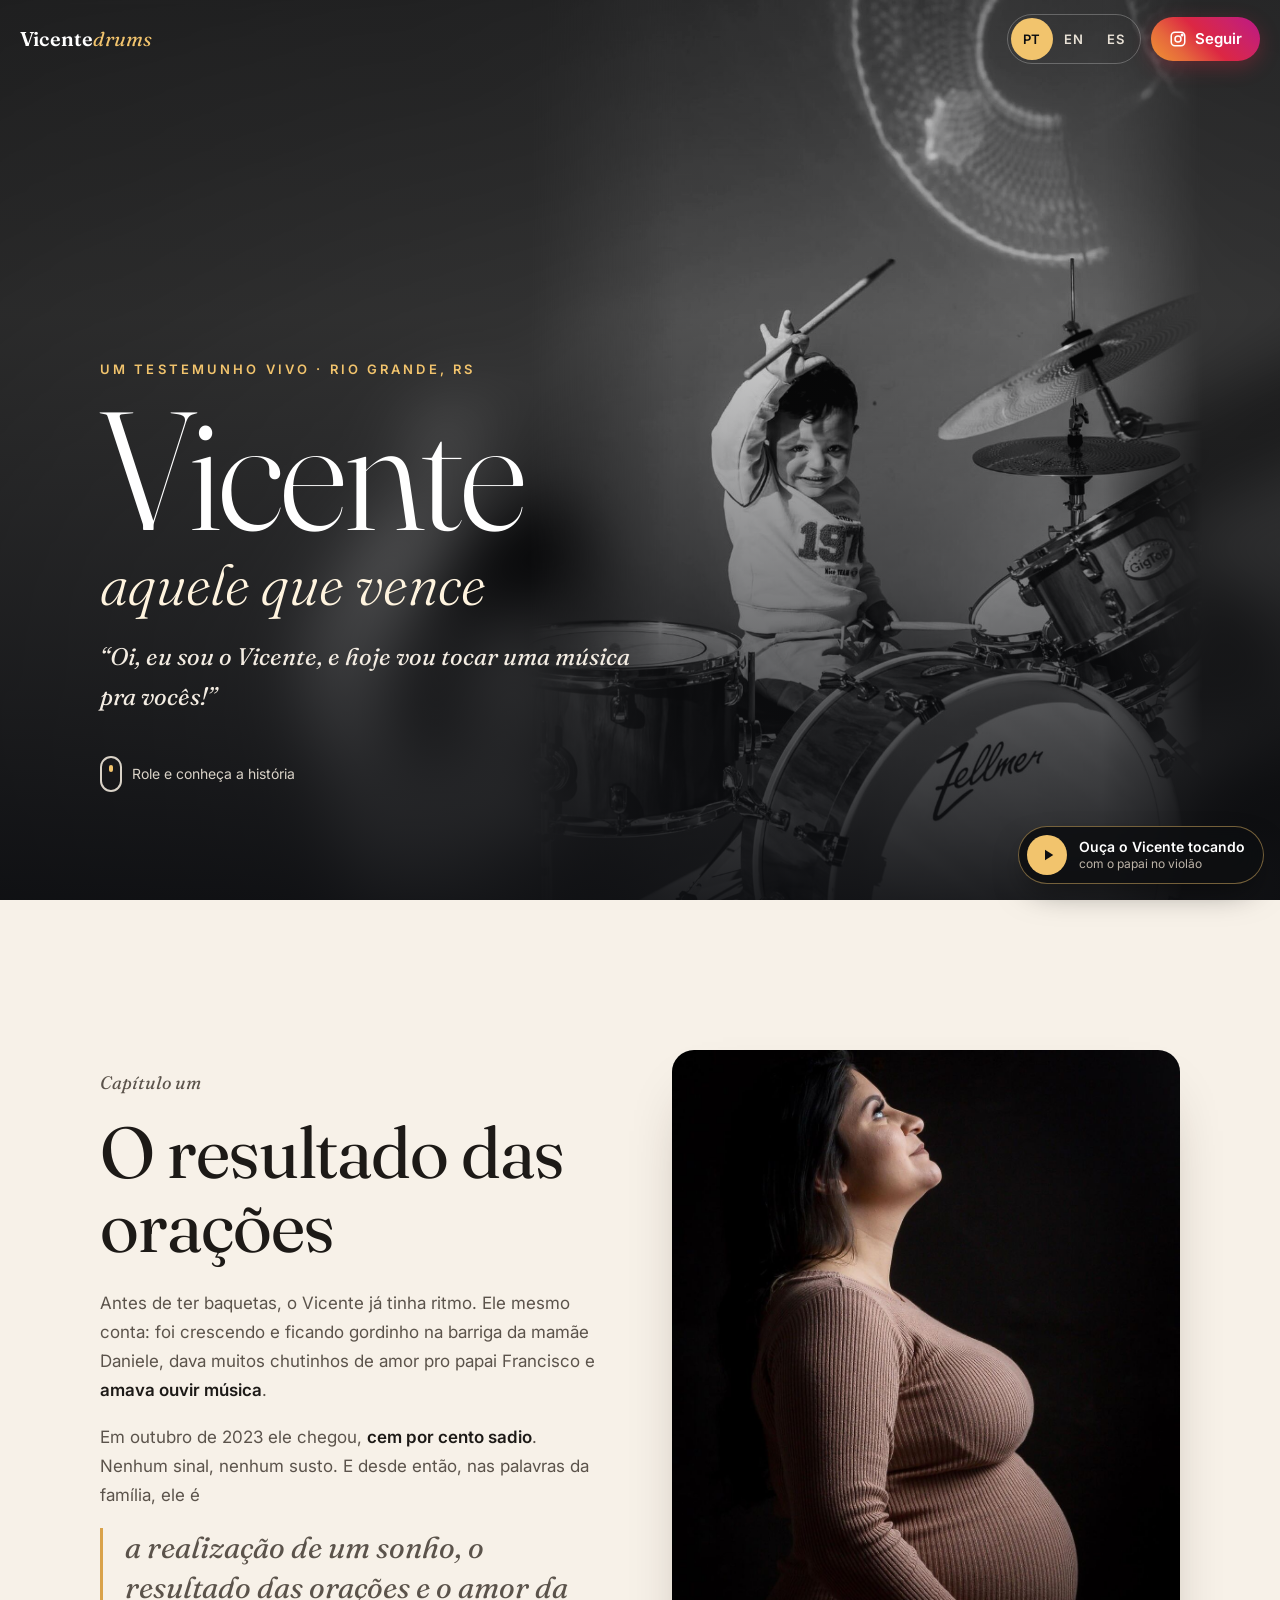
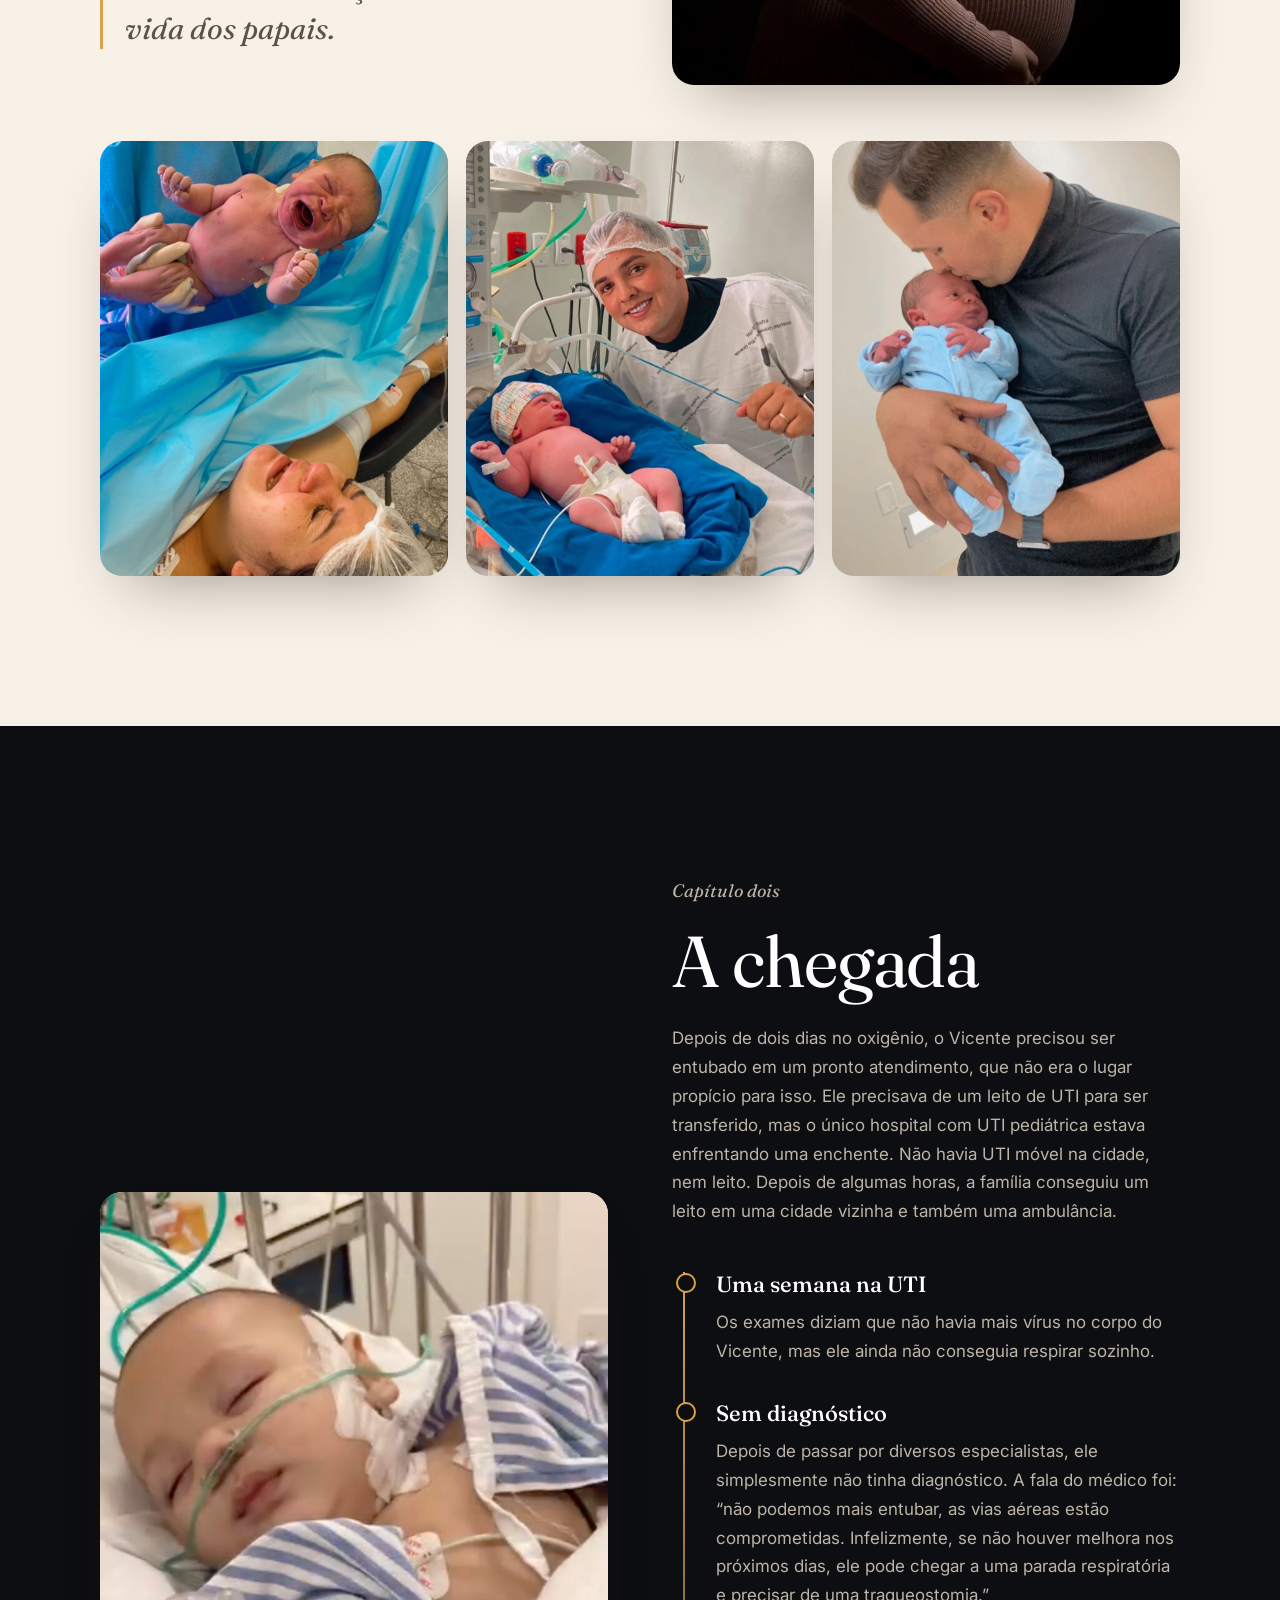
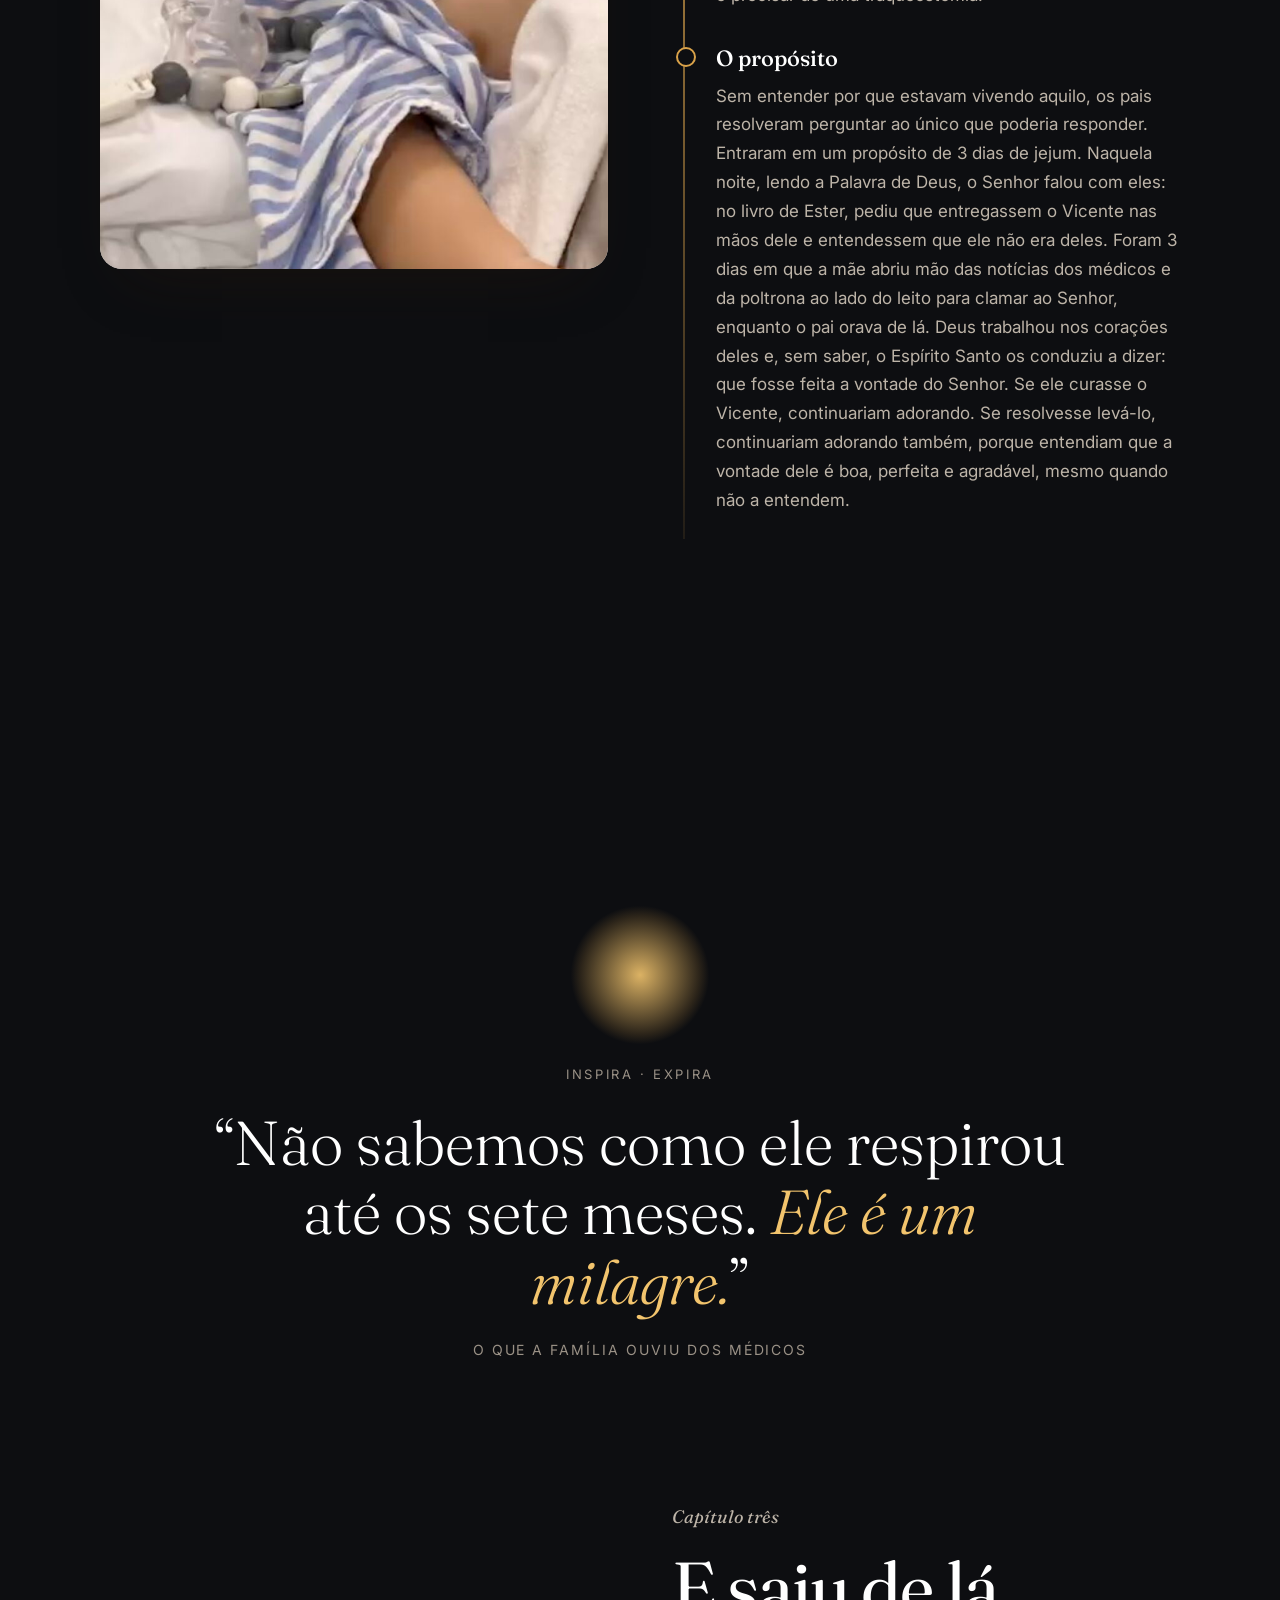
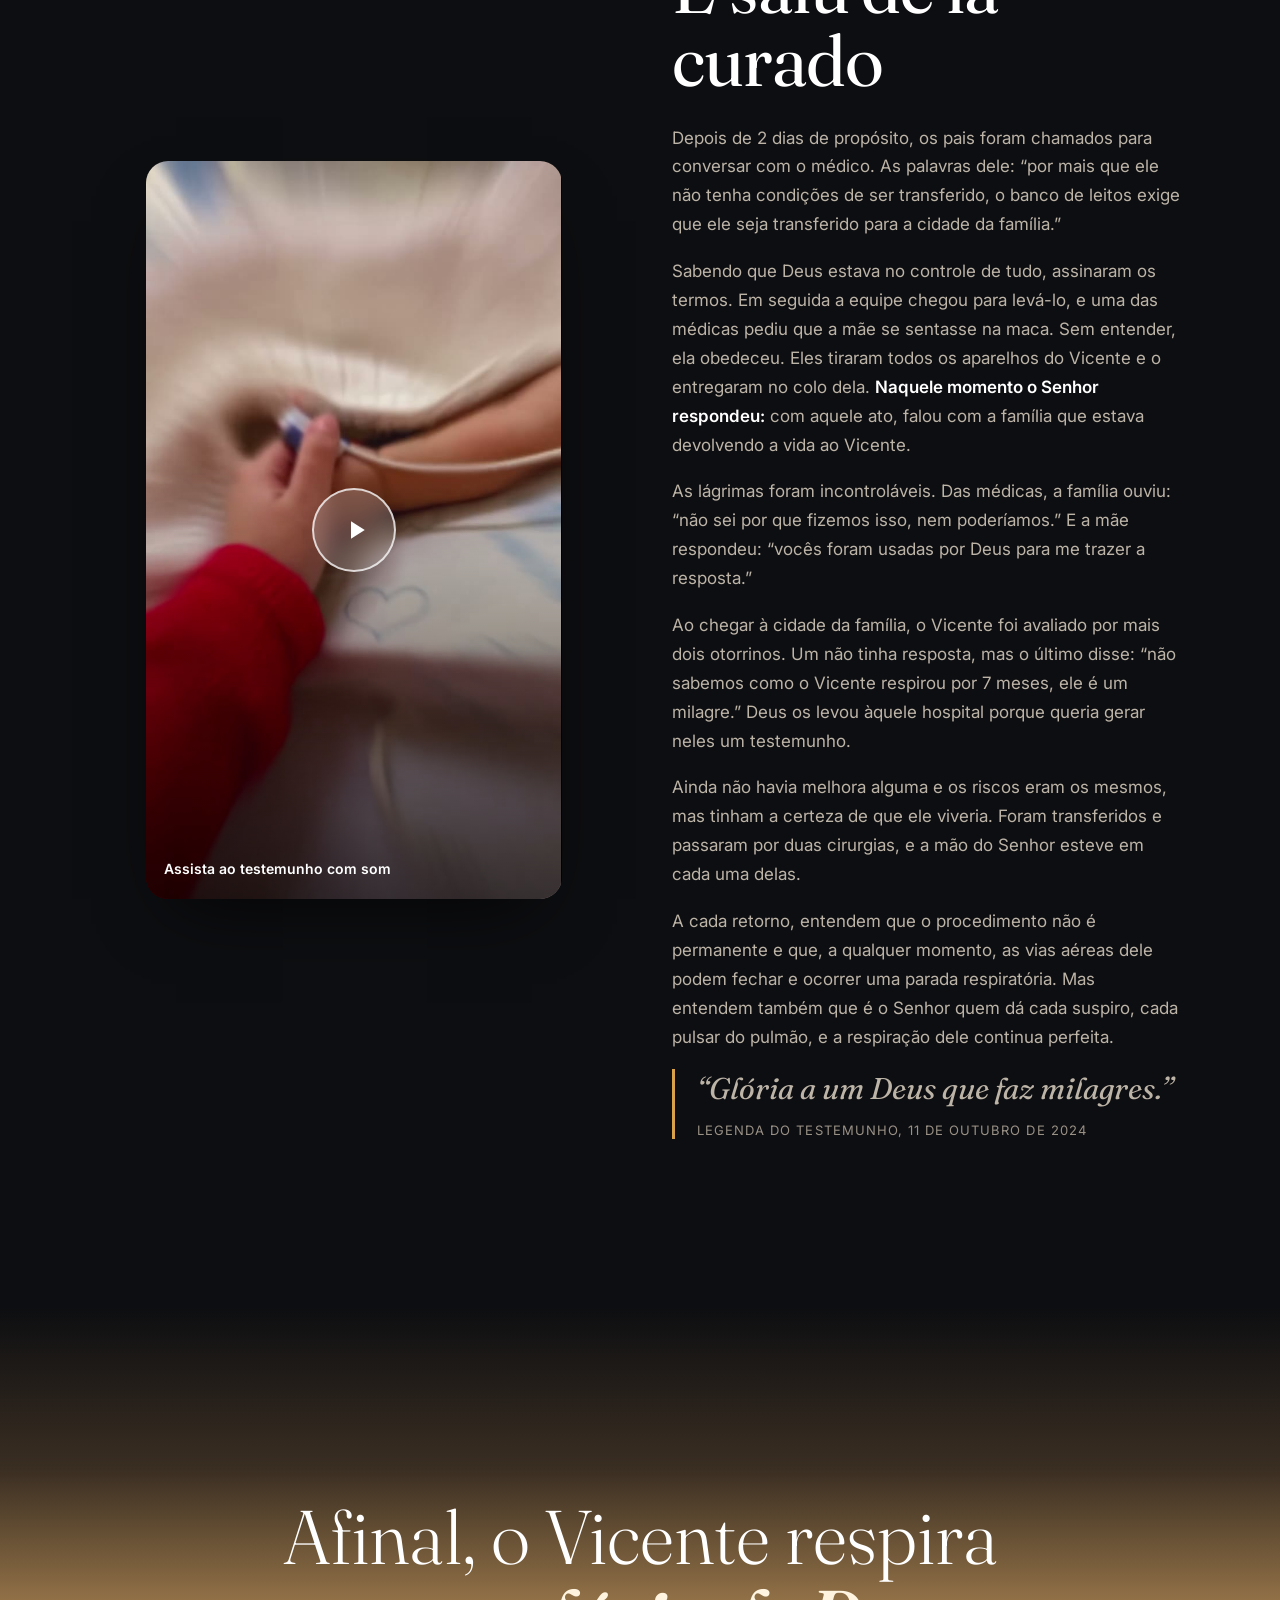
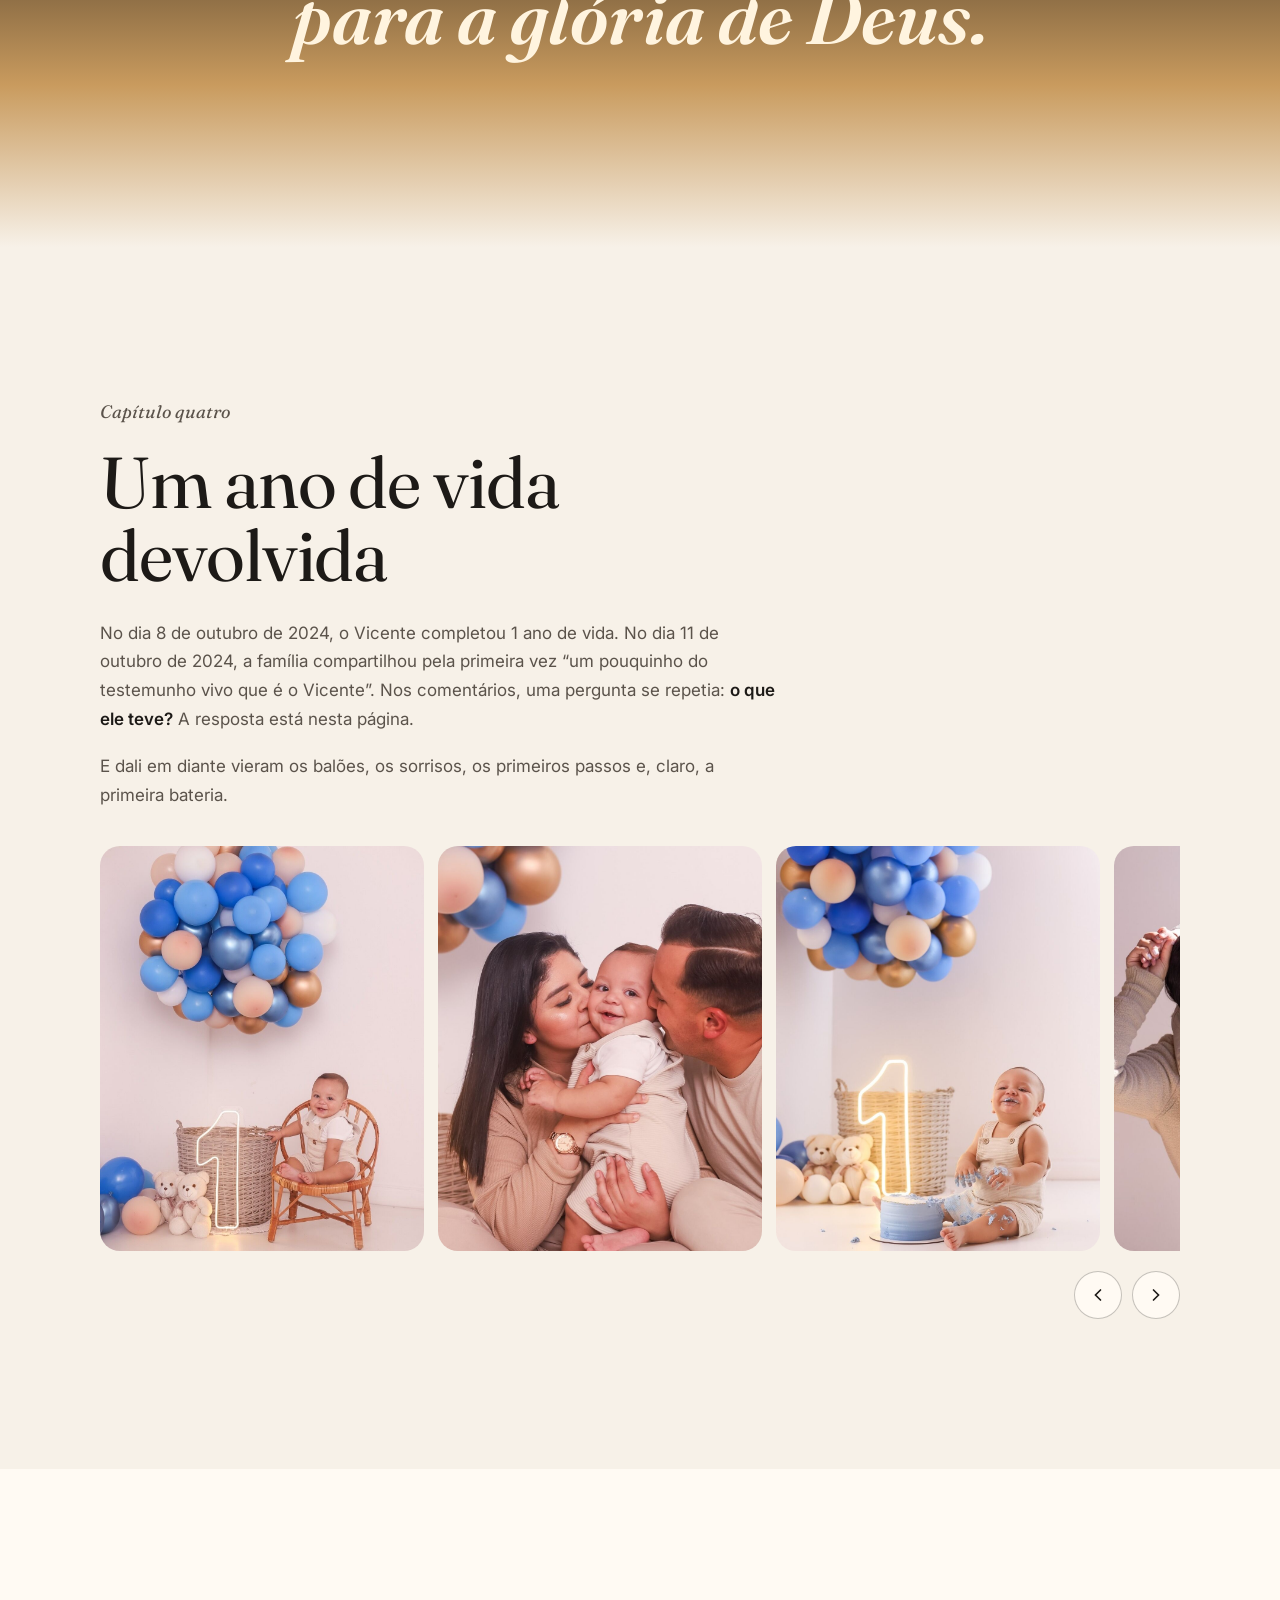
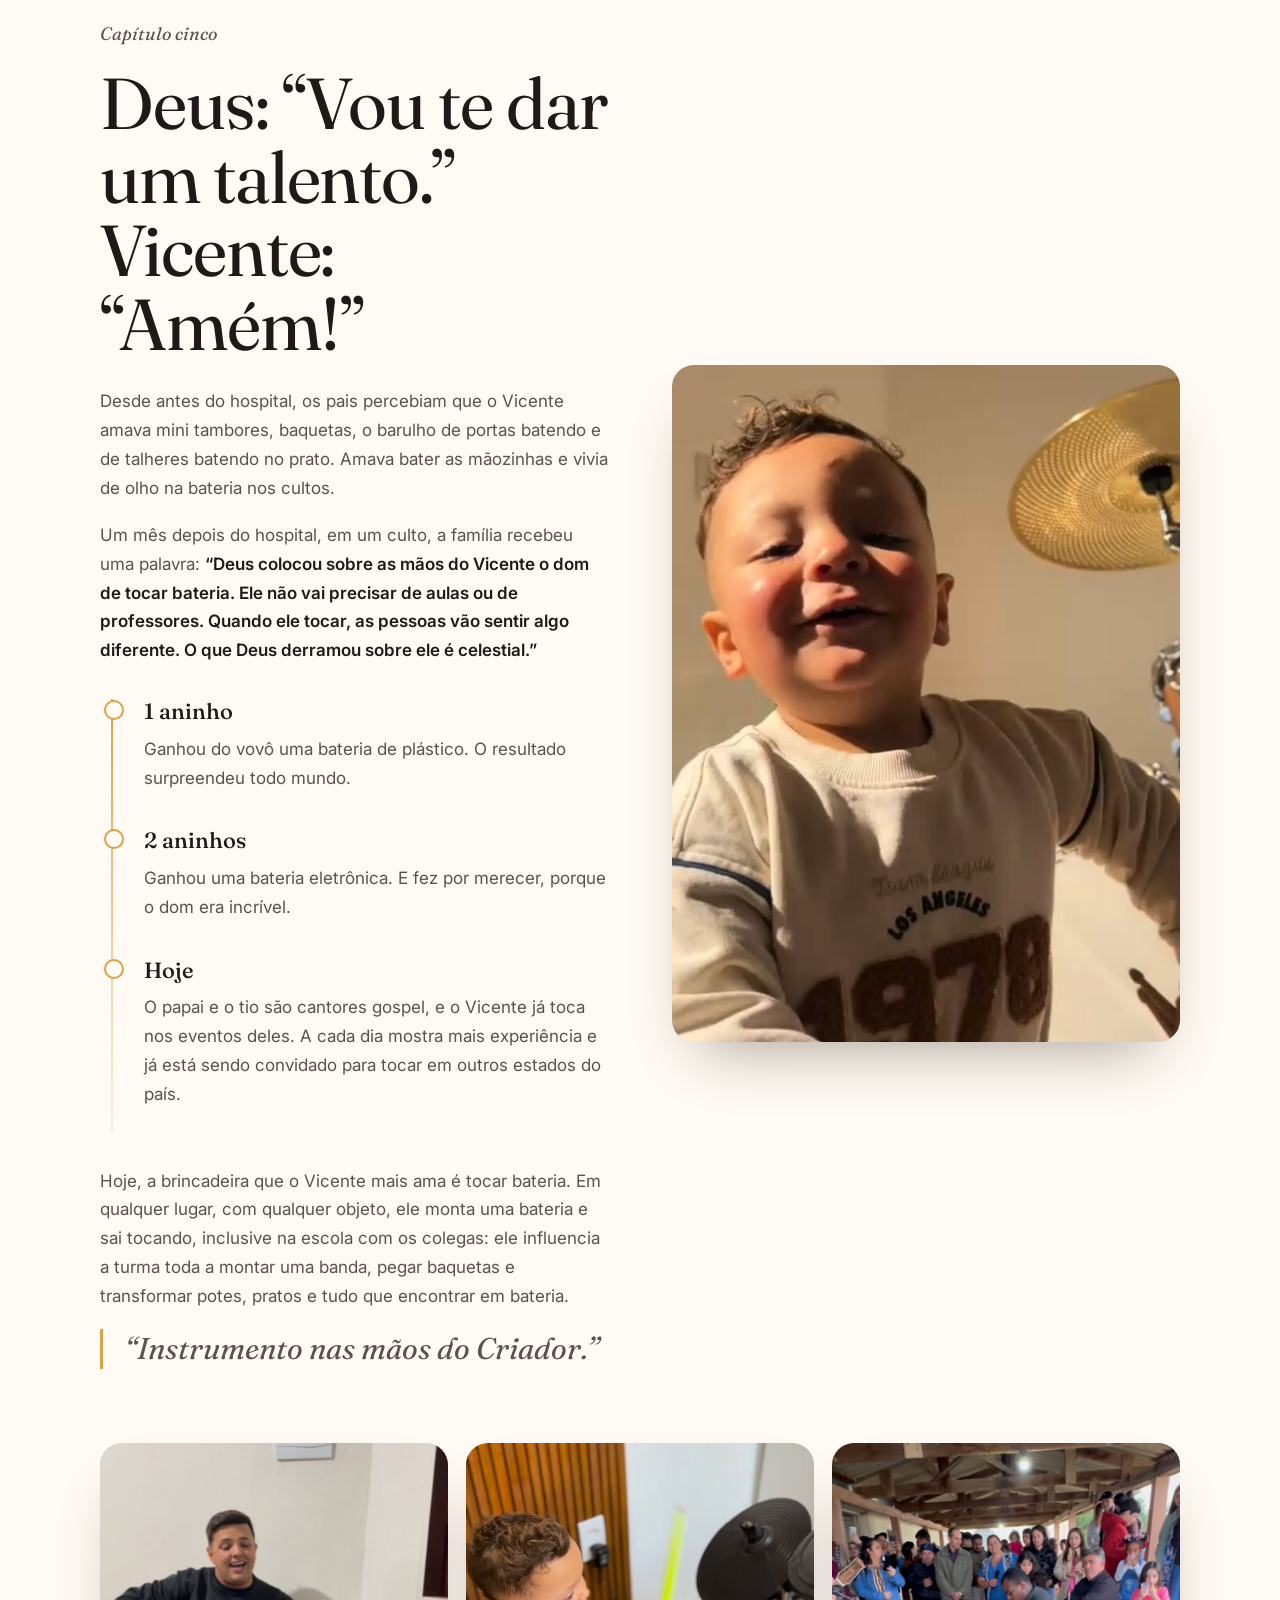
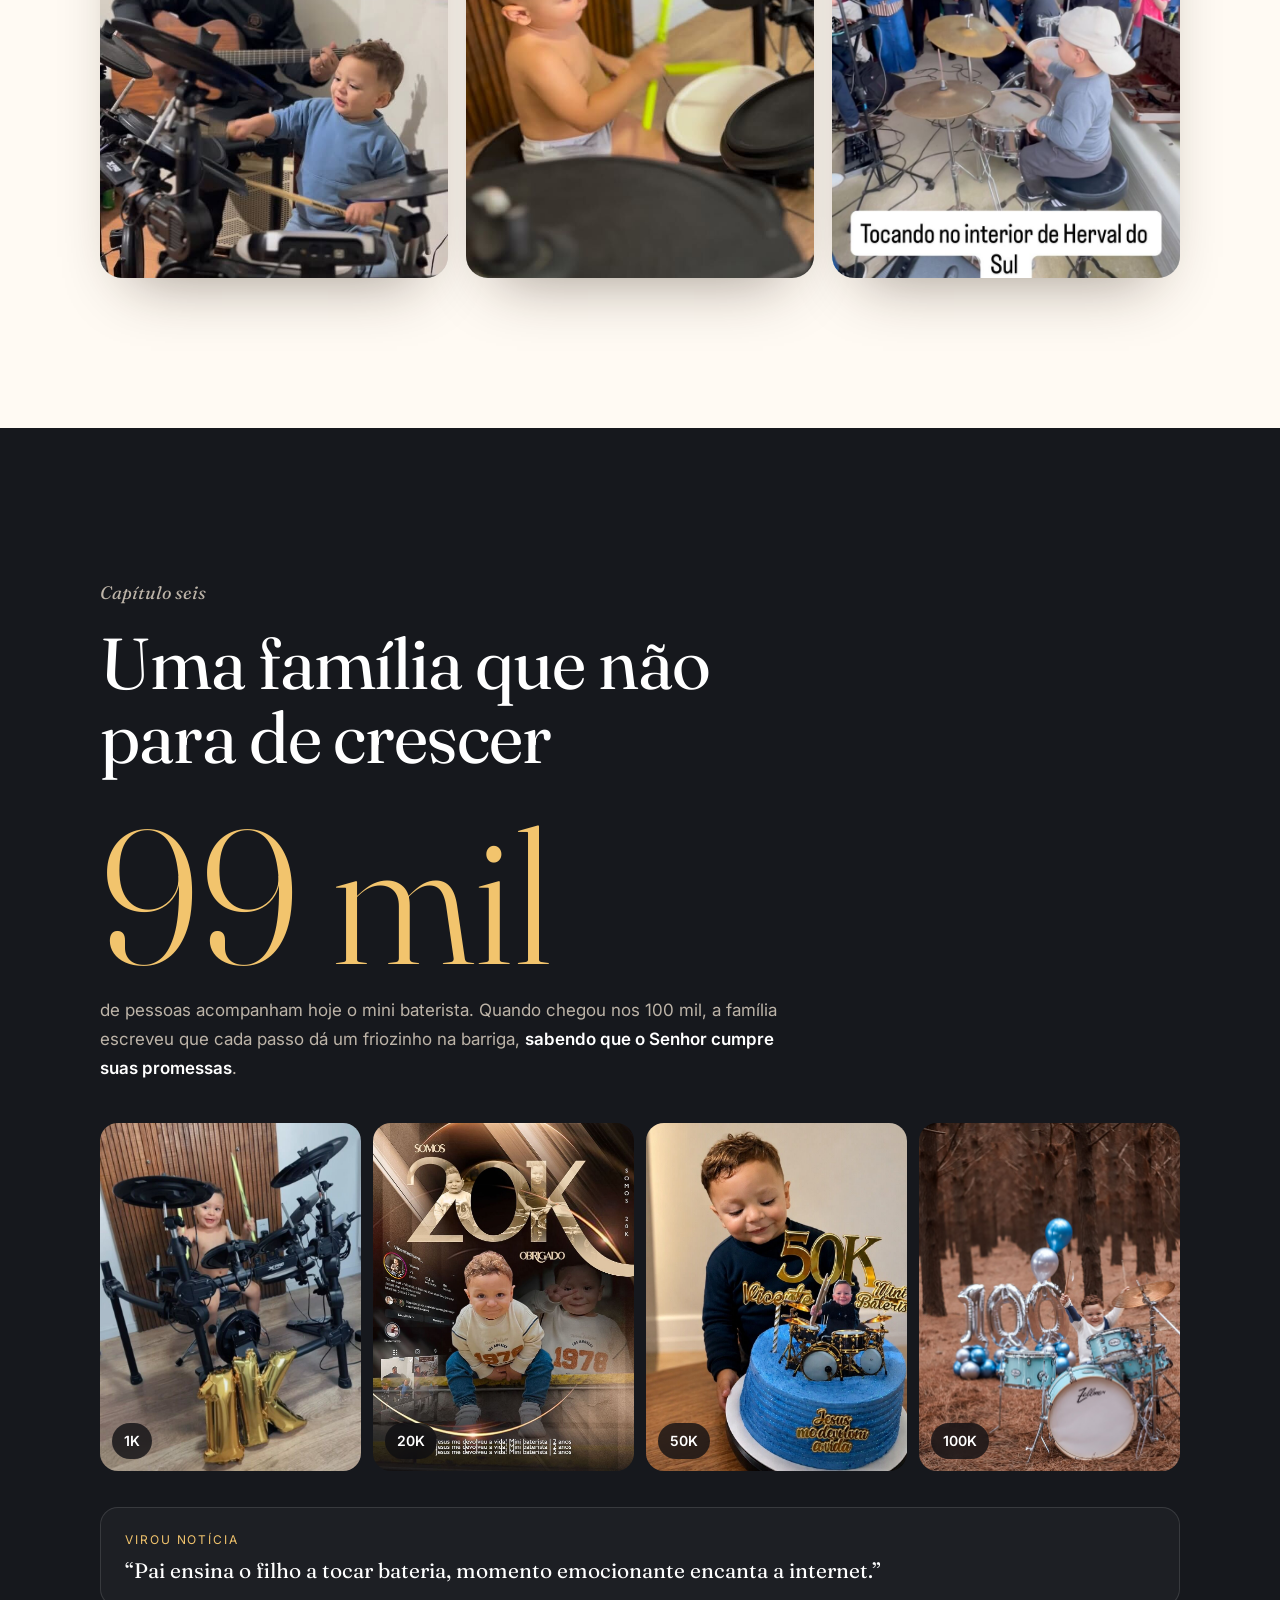
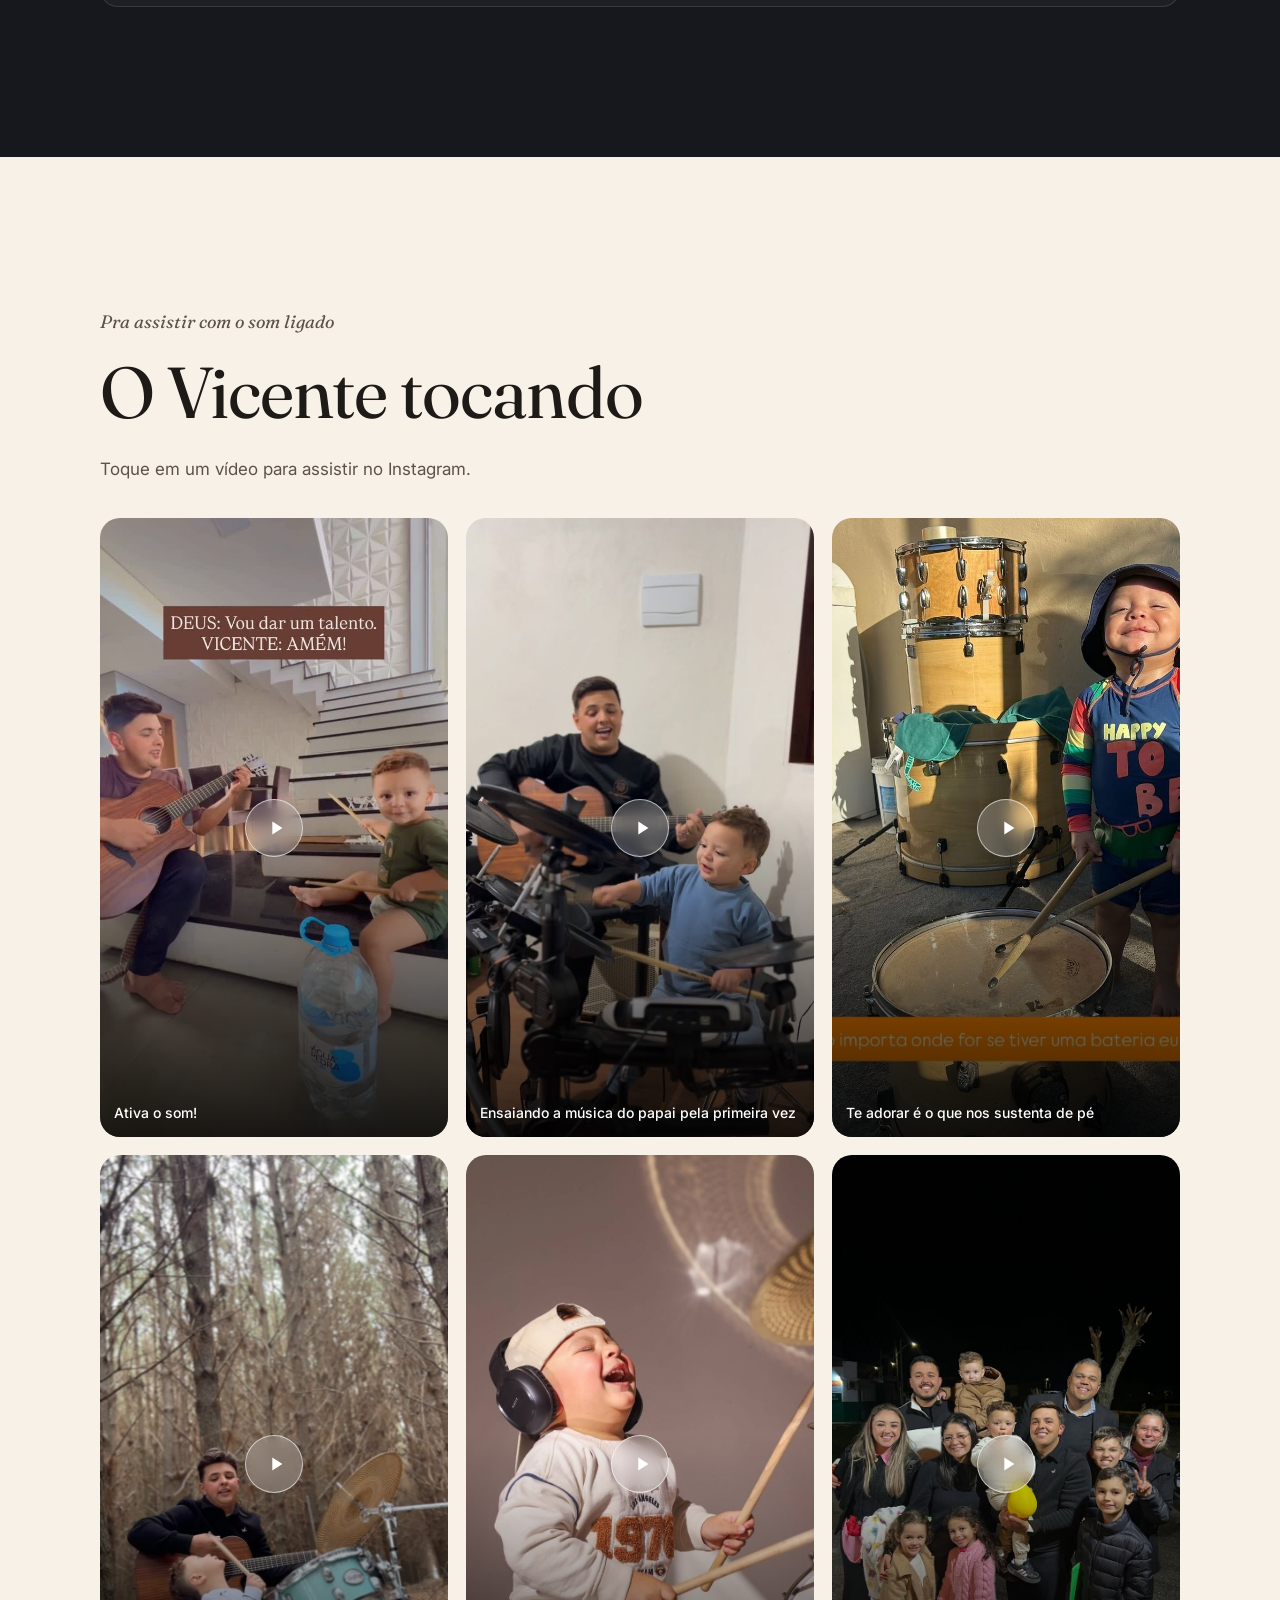
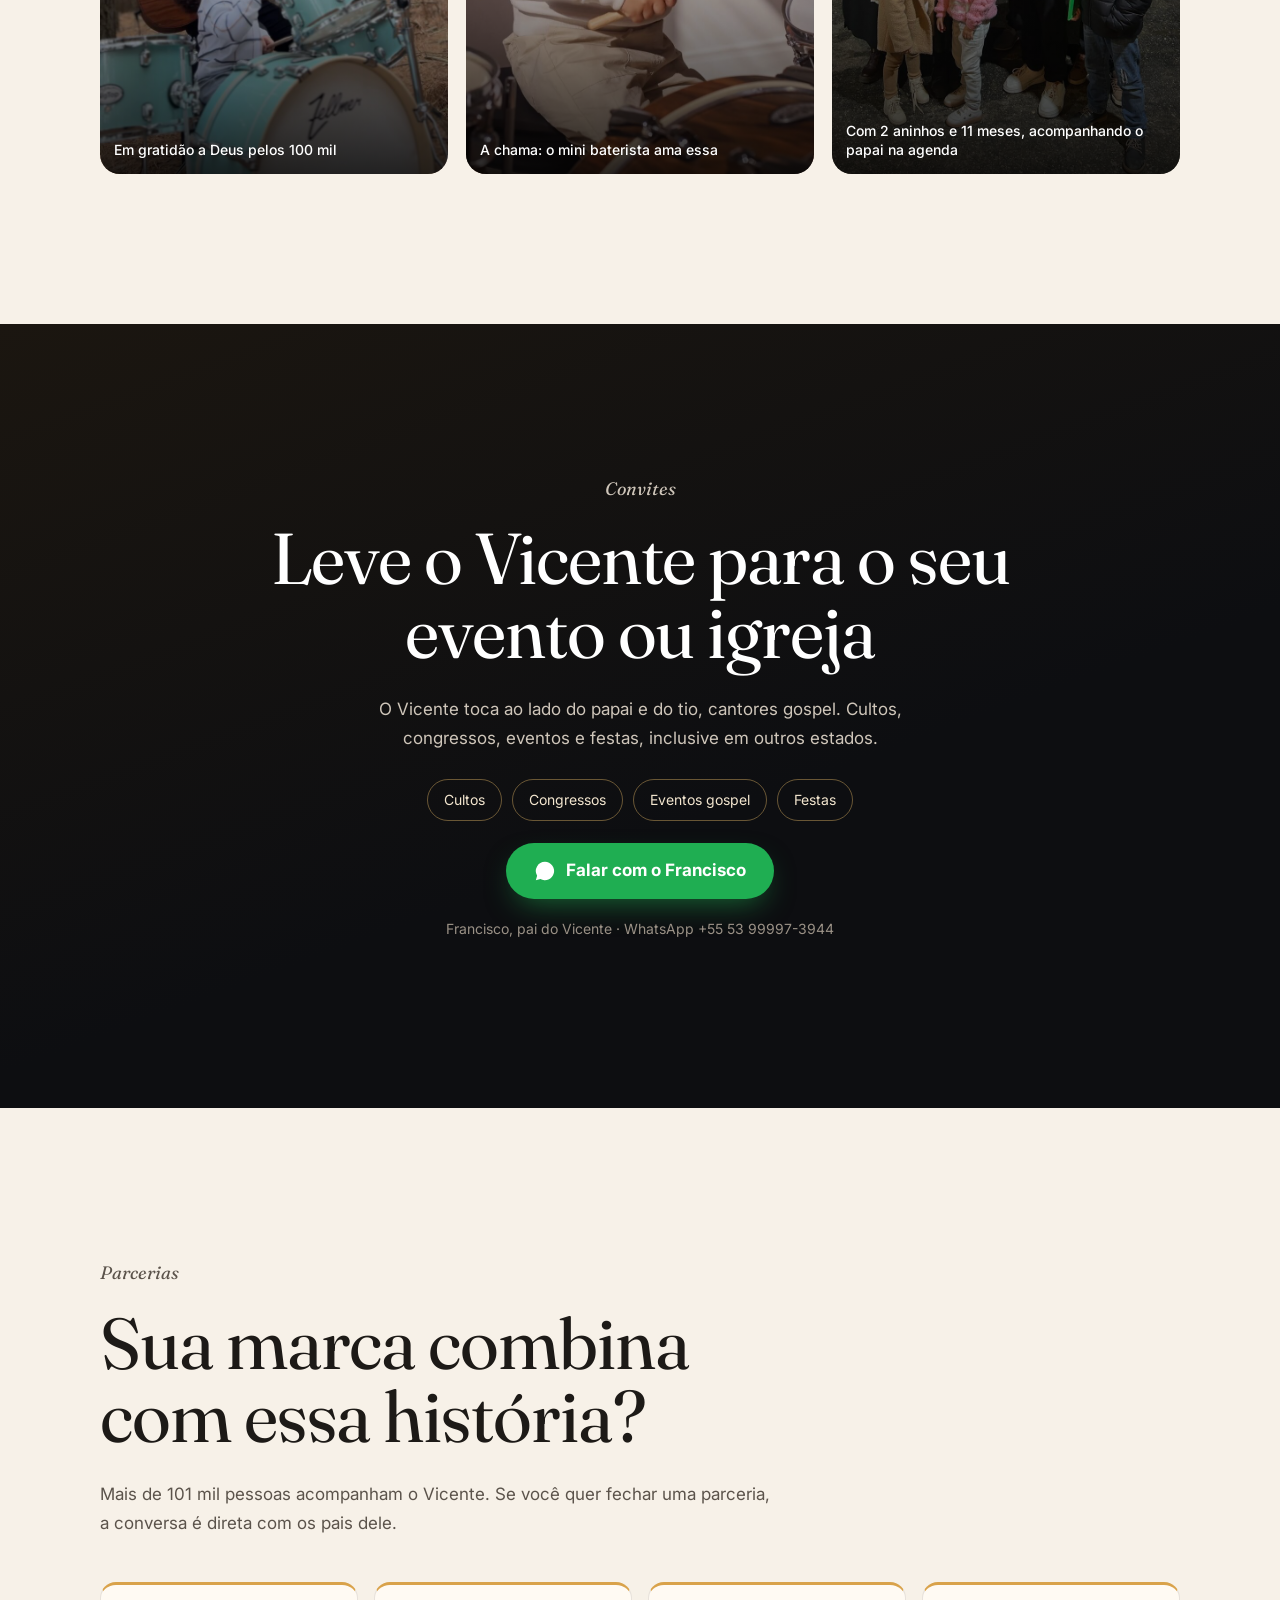
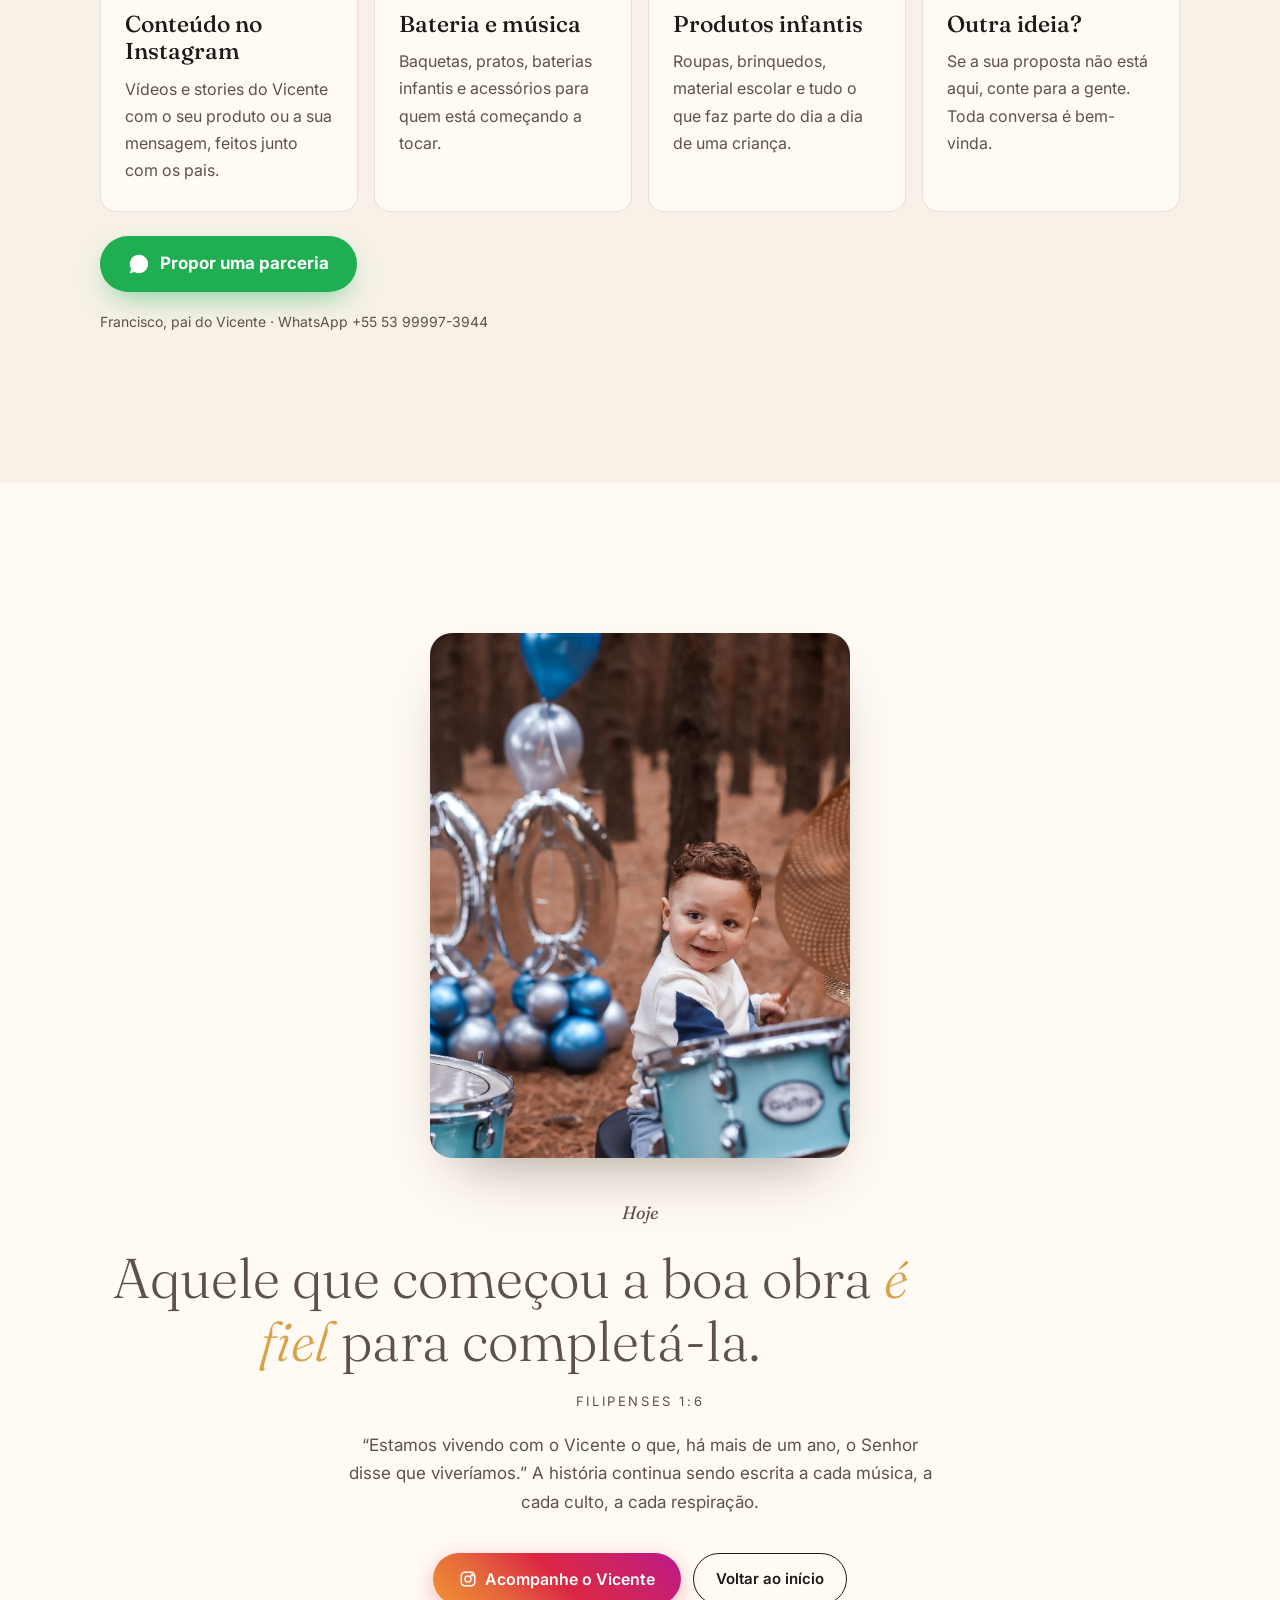
<file: index.html>
<!doctype html>
<html lang="pt-BR">
<head>
<meta charset="utf-8">
<meta name="viewport" content="width=device-width, initial-scale=1, viewport-fit=cover">
<title>Vicente, aquele que vence</title>
<meta name="description" content="A história do Vicente, o mini baterista de Rio Grande (RS): da UTI aos 7 meses até as baquetas. Jesus devolveu a vida a ele.">
<link rel="canonical" href="https://vicentedrums.com.br/">
<meta property="og:type" content="website">
<meta property="og:site_name" content="Vicente Drums">
<meta property="og:title" content="Vicente, aquele que vence">
<meta property="og:description" content="A história do Vicente, o mini baterista de Rio Grande (RS): da UTI aos 7 meses até as baquetas. Jesus devolveu a vida a ele.">
<meta property="og:url" content="https://vicentedrums.com.br/">
<meta property="og:locale" content="pt_BR">
<meta property="og:image" content="https://vicentedrums.com.br/img/og-card.jpg">
<meta property="og:image:width" content="1200">
<meta property="og:image:height" content="630">
<meta property="og:image:alt" content="Vicente, mini baterista, sorrindo ao lado da bateria">
<meta name="twitter:card" content="summary_large_image">
<meta name="twitter:title" content="Vicente, aquele que vence">
<meta name="twitter:description" content="A história do Vicente, o mini baterista de Rio Grande (RS): da UTI aos 7 meses até as baquetas. Jesus devolveu a vida a ele.">
<meta name="twitter:image" content="https://vicentedrums.com.br/img/og-card.jpg">
<link rel="alternate" hreflang="pt-BR" href="https://vicentedrums.com.br/">
<link rel="alternate" hreflang="en" href="https://vicentedrums.com.br/en/">
<link rel="alternate" hreflang="es" href="https://vicentedrums.com.br/es/">
<link rel="alternate" hreflang="x-default" href="https://vicentedrums.com.br/">
<link rel="icon" href="favicon.ico" sizes="any">
<link rel="apple-touch-icon" href="apple-touch-icon.png">
<script type="application/ld+json">{"@context": "https://schema.org", "@graph": [{"@type": "WebSite", "@id": "https://vicentedrums.com.br/#site", "url": "https://vicentedrums.com.br/", "name": "Vicente Drums", "inLanguage": ["pt-BR", "en", "es"]}, {"@type": "WebPage", "@id": "https://vicentedrums.com.br/#pagina", "url": "https://vicentedrums.com.br/", "name": "Vicente, aquele que vence", "description": "A história do Vicente, o mini baterista de Rio Grande (RS): da UTI aos 7 meses até as baquetas. Jesus devolveu a vida a ele.", "inLanguage": "pt-BR", "isPartOf": {"@id": "https://vicentedrums.com.br/#site"}, "primaryImageOfPage": {"@type": "ImageObject", "url": "https://vicentedrums.com.br/img/og-card.jpg", "width": 1200, "height": 630}}]}</script>
<meta name="theme-color" content="#0d0e11">
<link rel="preconnect" href="https://fonts.googleapis.com">
<link rel="preconnect" href="https://fonts.gstatic.com" crossorigin>
<link href="https://fonts.googleapis.com/css2?family=Fraunces:ital,opsz,wght@0,9..144,300..800;1,9..144,300..700&family=Inter:wght@400;500;600;700&display=swap" rel="stylesheet">
<link rel="stylesheet" href="style.css">
</head>
<body>
<div class="progresso" id="progresso" aria-hidden="true"></div>
<header class="nav" id="nav">
  <a class="marca" href="#topo">Vicente <em>drums</em></a>
  <div class="nav-dir">
    <nav class="idiomas" aria-label="Idioma / Language">
      <a href="./" hreflang="pt-BR" lang="pt-BR" aria-current="true">PT</a><a href="en/" hreflang="en" lang="en">EN</a><a href="es/" hreflang="es" lang="es">ES</a>
    </nav>
    <a class="btn-ig" href="https://www.instagram.com/vicentedrums_/" target="_blank" rel="noopener"><svg viewBox="0 0 24 24" fill="none" stroke="currentColor" stroke-width="2" aria-hidden="true"><rect x="3" y="3" width="18" height="18" rx="5"/><circle cx="12" cy="12" r="4"/><circle cx="17.5" cy="6.5" r="1" fill="currentColor"/></svg><span class="txt">Seguir</span></a>
  </div>
</header>

<main id="topo">
<section class="hero">
  <div class="hero-img">
    <img class="fundo" src="img/hero.jpg" alt="" aria-hidden="true">
    <img class="foto-hero" src="img/hero.jpg" alt="Vicente" fetchpriority="high">
  </div>
  <div class="wrap hero-txt">
    <p class="sobre rv">Um testemunho vivo · Rio Grande, RS</p>
    <h1 class="rv d1">Vicente<span>aquele que vence</span></h1>
    <p class="fala rv d2">“Oi, eu sou o Vicente, e hoje vou tocar uma música pra vocês!”</p>
    <a class="rolar rv d3" href="#sonho"><i></i> Role e conheça a história</a>
  </div>
</section>

<section class="cap" id="sonho">
  <div class="wrap">
    <div class="duo">
      <div class="rv">
        <p class="num">Capítulo um</p>
        <h2>O resultado das orações</h2>
        <p>Antes de ter baquetas, o Vicente já tinha ritmo. Ele mesmo conta: foi crescendo e ficando gordinho na barriga da mamãe Daniele, dava muitos chutinhos de amor pro papai Francisco e <strong>amava ouvir música</strong>.</p>
        <p>Em outubro de 2023 ele chegou, <strong>cem por cento sadio</strong>. Nenhum sinal, nenhum susto. E desde então, nas palavras da família, ele é</p>
        <p class="citacao">a realização de um sonho, o resultado das orações e o amor da vida dos papais.</p>
      </div>
      <div class="foto rv d1" style="aspect-ratio:4/5"><img src="img/gravidez.jpg" alt="" loading="lazy"></div>
    </div>
    <div class="mosaico" style="margin-top:56px">
      <div class="foto rv"><img src="img/nascimento.jpg" alt="" loading="lazy"></div>
      <div class="foto rv d1"><img src="img/papai-berco.jpg" alt="" loading="lazy"></div>
      <div class="foto rv d2"><img src="img/papai-beijo.jpg" alt="" loading="lazy"></div>
    </div>
  </div>
</section>

<div class="escuro">
<section class="cap" id="uti">
  <div class="wrap">
    <div class="duo inv">
      <div class="rv">
        <p class="num">Capítulo dois</p>
        <h2>A chegada</h2>
        <p>Depois de dois dias no oxigênio, o Vicente precisou ser entubado em um pronto atendimento, que não era o lugar propício para isso. Ele precisava de um leito de UTI para ser transferido, mas o único hospital com UTI pediátrica estava enfrentando uma enchente. Não havia UTI móvel na cidade, nem leito. Depois de algumas horas, a família conseguiu um leito em uma cidade vizinha e também uma ambulância.</p>
        <ol class="linha-tempo">
          <li class="rv"><b>Uma semana na UTI</b><span>Os exames diziam que não havia mais vírus no corpo do Vicente, mas ele ainda não conseguia respirar sozinho.</span></li>
          <li class="rv d1"><b>Sem diagnóstico</b><span>Depois de passar por diversos especialistas, ele simplesmente não tinha diagnóstico. A fala do médico foi: “não podemos mais entubar, as vias aéreas estão comprometidas. Infelizmente, se não houver melhora nos próximos dias, ele pode chegar a uma parada respiratória e precisar de uma traqueostomia.”</span></li>
          <li class="rv d2"><b>O propósito</b><span>Sem entender por que estavam vivendo aquilo, os pais resolveram perguntar ao único que poderia responder. Entraram em um propósito de 3 dias de jejum. Naquela noite, lendo a Palavra de Deus, o Senhor falou com eles: no livro de Ester, pediu que entregassem o Vicente nas mãos dele e entendessem que ele não era deles. Foram 3 dias em que a mãe abriu mão das notícias dos médicos e da poltrona ao lado do leito para clamar ao Senhor, enquanto o pai orava de lá. Deus trabalhou nos corações deles e, sem saber, o Espírito Santo os conduziu a dizer: que fosse feita a vontade do Senhor. Se ele curasse o Vicente, continuariam adorando. Se resolvesse levá-lo, continuariam adorando também, porque entendiam que a vontade dele é boa, perfeita e agradável, mesmo quando não a entendem.</span></li>
        </ol>
      </div>
      <div class="foto rv d1" style="aspect-ratio:3/4"><img src="img/uti-dormindo.jpg" alt="" loading="lazy"></div>
    </div>
  </div>
</section>

<section class="medicos">
  <div class="wrap">
    <div class="respiro rv" aria-hidden="true"><div class="pulmao"></div><p>inspira · expira</p></div>
    <blockquote class="rv d1">“Não sabemos como ele respirou até os sete meses. <em>Ele é um milagre.</em>”</blockquote>
    <cite class="rv d2">O que a família ouviu dos médicos</cite>
  </div>
</section>

<section class="cap" style="padding-top:0">
  <div class="wrap">
    <div class="duo">
      <div class="rv">
        <div class="video-box" id="videoBox">
          <video id="video" src="video/testemunho.mp4" poster="img/testemunho-capa.jpg" preload="none" playsinline aria-label="Vídeo do testemunho: do hospital aos primeiros passos"></video>
          <button class="video-play" type="button" id="videoPlay"><span class="circ"><svg viewBox="0 0 24 24" fill="#fff" aria-hidden="true"><path d="M8 5v14l11-7z"/></svg></span><span class="rot">Assista ao testemunho com som</span></button>
        </div>
      </div>
      <div class="rv d1">
        <p class="num">Capítulo três</p>
        <h2>E saiu de lá curado</h2>
        <p>Depois de 2 dias de propósito, os pais foram chamados para conversar com o médico. As palavras dele: “por mais que ele não tenha condições de ser transferido, o banco de leitos exige que ele seja transferido para a cidade da família.”</p>
        <p>Sabendo que Deus estava no controle de tudo, assinaram os termos. Em seguida a equipe chegou para levá-lo, e uma das médicas pediu que a mãe se sentasse na maca. Sem entender, ela obedeceu. Eles tiraram todos os aparelhos do Vicente e o entregaram no colo dela. <strong>Naquele momento o Senhor respondeu:</strong> com aquele ato, falou com a família que estava devolvendo a vida ao Vicente.</p>
        <p>As lágrimas foram incontroláveis. Das médicas, a família ouviu: “não sei por que fizemos isso, nem poderíamos.” E a mãe respondeu: “vocês foram usadas por Deus para me trazer a resposta.”</p>
        <p>Ao chegar à cidade da família, o Vicente foi avaliado por mais dois otorrinos. Um não tinha resposta, mas o último disse: “não sabemos como o Vicente respirou por 7 meses, ele é um milagre.” Deus os levou àquele hospital porque queria gerar neles um testemunho.</p>
        <p>Ainda não havia melhora alguma e os riscos eram os mesmos, mas tinham a certeza de que ele viveria. Foram transferidos e passaram por duas cirurgias, e a mão do Senhor esteve em cada uma delas.</p>
        <p>A cada retorno, entendem que o procedimento não é permanente e que, a qualquer momento, as vias aéreas dele podem fechar e ocorrer uma parada respiratória. Mas entendem também que é o Senhor quem dá cada suspiro, cada pulsar do pulmão, e a respiração dele continua perfeita.</p>
        <p class="citacao">“Glória a um Deus que faz milagres.”<small>Legenda do testemunho, 11 de outubro de 2024</small></p>
      </div>
    </div>
  </div>
</section>
</div>

<section class="virada">
  <div class="wrap"><h2 class="rv">Afinal, o Vicente respira<strong>para a glória de Deus.</strong></h2></div>
</section>

<section class="cap" id="vida">
  <div class="wrap">
    <div class="estreito rv">
      <p class="num">Capítulo quatro</p>
      <h2>Um ano de vida devolvida</h2>
      <p>No dia 8 de outubro de 2024, o Vicente completou 1 ano de vida. No dia 11 de outubro de 2024, a família compartilhou pela primeira vez “um pouquinho do testemunho vivo que é o Vicente”. Nos comentários, uma pergunta se repetia: <strong>o que ele teve?</strong> A resposta está nesta página.</p>
      <p>E dali em diante vieram os balões, os sorrisos, os primeiros passos e, claro, a primeira bateria.</p>
    </div>
    <div class="carrossel rv d1">
      <div class="trilho" id="trilho" tabindex="0">
        <figure><img src="img/um-ano.jpg" alt="" loading="lazy"></figure>
        <figure><img src="img/familia-beijo.jpg" alt="" loading="lazy"></figure>
        <figure><img src="img/um-ano-bolo.jpg" alt="" loading="lazy"></figure>
        <figure><img src="img/mamae-colo.jpg" alt="" loading="lazy"></figure>
        <figure><img src="img/rua.jpg" alt="" loading="lazy"></figure>
        <figure><img src="img/ceu.jpg" alt="" loading="lazy"></figure>
        <figure><img src="img/maos.jpg" alt="" loading="lazy"></figure>
      </div>
      <div class="setas">
        <button type="button" data-dir="-1" aria-label="Foto anterior"><svg viewBox="0 0 24 24" fill="none" stroke="currentColor" stroke-width="2" stroke-linecap="round"><path d="M15 18l-6-6 6-6"/></svg></button>
        <button type="button" data-dir="1" aria-label="Próxima foto"><svg viewBox="0 0 24 24" fill="none" stroke="currentColor" stroke-width="2" stroke-linecap="round"><path d="M9 6l6 6-6 6"/></svg></button>
      </div>
    </div>
  </div>
</section>

<section class="cap" id="baquetas" style="background:var(--papel)">
  <div class="wrap">
    <div class="duo">
      <div class="rv">
        <p class="num">Capítulo cinco</p>
        <h2>Deus: “Vou te dar um talento.”<br>Vicente: “Amém!”</h2>
        <p>Desde antes do hospital, os pais percebiam que o Vicente amava mini tambores, baquetas, o barulho de portas batendo e de talheres batendo no prato. Amava bater as mãozinhas e vivia de olho na bateria nos cultos.</p>
        <p>Um mês depois do hospital, em um culto, a família recebeu uma palavra: <strong>“Deus colocou sobre as mãos do Vicente o dom de tocar bateria. Ele não vai precisar de aulas ou de professores. Quando ele tocar, as pessoas vão sentir algo diferente. O que Deus derramou sobre ele é celestial.”</strong></p>
        <ol class="linha-tempo clara">
          <li class="rv"><b>1 aninho</b><span>Ganhou do vovô uma bateria de plástico. O resultado surpreendeu todo mundo.</span></li>
          <li class="rv d1"><b>2 aninhos</b><span>Ganhou uma bateria eletrônica. E fez por merecer, porque o dom era incrível.</span></li>
          <li class="rv d2"><b>Hoje</b><span>O papai e o tio são cantores gospel, e o Vicente já toca nos eventos deles. A cada dia mostra mais experiência e já está sendo convidado para tocar em outros estados do país.</span></li>
        </ol>
        <p>Hoje, a brincadeira que o Vicente mais ama é tocar bateria. Em qualquer lugar, com qualquer objeto, ele monta uma bateria e sai tocando, inclusive na escola com os colegas: ele influencia a turma toda a montar uma banda, pegar baquetas e transformar potes, pratos e tudo que encontrar em bateria.</p>
        <p class="citacao">“Instrumento nas mãos do Criador.”</p>
      </div>
      <div class="foto rv d1" style="aspect-ratio:3/4"><img src="img/riso-bateria.jpg" alt="" loading="lazy"></div>
    </div>
    <div class="mosaico" style="margin-top:56px">
      <div class="foto rv"><img src="img/papai-violao.jpg" alt="" loading="lazy"></div>
      <div class="foto rv d1"><img src="img/talento.jpg" alt="" loading="lazy"></div>
      <div class="foto rv d2"><img src="img/herval.jpg" alt="" loading="lazy"></div>
    </div>
  </div>
</section>

<section class="cap marcas" id="marcas">
  <div class="wrap">
    <div class="estreito">
      <p class="num rv">Capítulo seis</p>
      <h2 class="rv">Uma família que não para de crescer</h2>
      <div class="contador rv d1" id="contador" data-alvo="101" data-suf="mil">0</div>
      <p class="rv d2">de pessoas acompanham hoje o mini baterista. Quando chegou nos 100 mil, a família escreveu que cada passo dá um friozinho na barriga, <strong>sabendo que o Senhor cumpre suas promessas</strong>.</p>
    </div>
    <div class="degraus">
      <div class="degrau rv"><img src="img/mil.jpg" alt="" loading="lazy"><b>1K</b></div>
      <div class="degrau rv d1"><img src="img/poster-20k.jpg" alt="" loading="lazy"><b>20K</b></div>
      <div class="degrau rv d2"><img src="img/bolo-50k.jpg" alt="" loading="lazy"><b>50K</b></div>
      <div class="degrau rv d3"><img src="img/cem-mil.jpg" alt="" loading="lazy"><b>100K</b></div>
    </div>
    <div class="noticia rv"><small>Virou notícia</small><p>“Pai ensina o filho a tocar bateria, momento emocionante encanta a internet.”</p></div>
  </div>
</section>

<section class="cap" id="reels">
  <div class="wrap">
    <div class="estreito rv">
      <p class="num">Pra assistir com o som ligado</p>
      <h2>O Vicente tocando</h2>
      <p>Toque em um vídeo para assistir no Instagram.</p>
    </div>
    <div class="reels"><a class="reel rv" href="https://www.instagram.com/reel/DUUIFPiAQDC/" target="_blank" rel="noopener"><img src="img/fone-sorriso.jpg" alt="" loading="lazy"><div class="play"><svg viewBox="0 0 24 24" fill="#fff"><path d="M8 5v14l11-7z"/></svg></div><span>Ativa o som!</span></a><a class="reel rv d1" href="https://www.instagram.com/reel/Da-nTHERC54/" target="_blank" rel="noopener"><img src="img/papai-violao.jpg" alt="" loading="lazy"><div class="play"><svg viewBox="0 0 24 24" fill="#fff"><path d="M8 5v14l11-7z"/></svg></div><span>Ensaiando a música do papai pela primeira vez</span></a><a class="reel rv d2" href="https://www.instagram.com/reel/DXp4K47j1q_/" target="_blank" rel="noopener"><img src="img/chapeu.jpg" alt="" loading="lazy"><div class="play"><svg viewBox="0 0 24 24" fill="#fff"><path d="M8 5v14l11-7z"/></svg></div><span>Te adorar é o que nos sustenta de pé</span></a><a class="reel rv" href="https://www.instagram.com/reel/DdXdqI4P-_u/" target="_blank" rel="noopener"><img src="img/floresta.jpg" alt="" loading="lazy"><div class="play"><svg viewBox="0 0 24 24" fill="#fff"><path d="M8 5v14l11-7z"/></svg></div><span>Em gratidão a Deus pelos 100 mil</span></a><a class="reel rv d1" href="https://www.instagram.com/reel/DdumxbAP5nf/" target="_blank" rel="noopener"><img src="img/fone-riso.jpg" alt="" loading="lazy"><div class="play"><svg viewBox="0 0 24 24" fill="#fff"><path d="M8 5v14l11-7z"/></svg></div><span>A chama: o mini baterista ama essa</span></a><a class="reel rv d2" href="https://www.instagram.com/reel/DdiBmXzxNul/" target="_blank" rel="noopener"><img src="img/noite-igreja.jpg" alt="" loading="lazy"><div class="play"><svg viewBox="0 0 24 24" fill="#fff"><path d="M8 5v14l11-7z"/></svg></div><span>Com 2 aninhos e 11 meses, acompanhando o papai na agenda</span></a></div>
  </div>
</section>

<section class="cap contato" id="convite">
  <div class="wrap">
    <p class="num rv">Convites</p>
    <h2 class="rv">Leve o Vicente para o seu evento ou igreja</h2>
    <p class="rv d1">O Vicente toca ao lado do papai e do tio, cantores gospel. Cultos, congressos, eventos e festas, inclusive em outros estados.</p>
    <ul class="tipos rv d1"><li>Cultos</li><li>Congressos</li><li>Eventos gospel</li><li>Festas</li></ul>
    <a class="btn-wa rv d2" href="https://wa.me/5553999973944?text=Ol%C3%A1%2C%20Francisco%21%20Vim%20pelo%20site%20do%20Vicente%20e%20quero%20convidar%20ele%20para%20tocar%20no%20meu%20evento/igreja." target="_blank" rel="noopener"><svg viewBox="0 0 24 24" fill="currentColor" aria-hidden="true"><path d="M17.5 14.4c-.3-.1-1.8-.9-2-1-.3-.1-.5-.1-.7.1-.2.3-.8 1-.9 1.2-.2.2-.3.2-.6.1-.3-.1-1.3-.5-2.4-1.5-.9-.8-1.5-1.8-1.7-2.1-.2-.3 0-.5.1-.6l.4-.5.3-.5c.1-.2 0-.4 0-.5l-.9-2.2c-.2-.6-.5-.5-.7-.5h-.6c-.2 0-.5.1-.8.4-.3.3-1 1-1 2.5s1.1 2.9 1.2 3.1c.1.2 2.1 3.2 5.1 4.5.7.3 1.3.5 1.7.6.7.2 1.4.2 1.9.1.6-.1 1.8-.7 2-1.4.3-.7.3-1.3.2-1.4-.1-.1-.3-.2-.6-.3zM12 2a10 10 0 0 0-8.6 15.1L2 22l5-1.3A10 10 0 1 0 12 2z"/></svg>Falar com o Francisco</a>
    <p class="quem rv d2">Francisco, pai do Vicente · WhatsApp +55 53 99997-3944</p>
  </div>
</section>

<section class="cap parc" id="parcerias">
  <div class="wrap">
    <div class="estreito rv">
      <p class="num">Parcerias</p>
      <h2>Sua marca combina com essa história?</h2>
      <p>Mais de 101 mil pessoas acompanham o Vicente. Se você quer fechar uma parceria, a conversa é direta com os pais dele.</p>
    </div>
    <div class="cards rv d1" tabindex="0">
      <article class="card"><h3>Conteúdo no Instagram</h3><p>Vídeos e stories do Vicente com o seu produto ou a sua mensagem, feitos junto com os pais.</p></article>
      <article class="card"><h3>Bateria e música</h3><p>Baquetas, pratos, baterias infantis e acessórios para quem está começando a tocar.</p></article>
      <article class="card"><h3>Produtos infantis</h3><p>Roupas, brinquedos, material escolar e tudo o que faz parte do dia a dia de uma criança.</p></article>
      <article class="card"><h3>Outra ideia?</h3><p>Se a sua proposta não está aqui, conte para a gente. Toda conversa é bem-vinda.</p></article>
    </div>
    <a class="btn-wa rv d2" href="https://wa.me/5553999973944?text=Ol%C3%A1%2C%20Francisco%21%20Vim%20pelo%20site%20do%20Vicente%20e%20quero%20conversar%20sobre%20uma%20parceria%20com%20a%20minha%20marca." target="_blank" rel="noopener"><svg viewBox="0 0 24 24" fill="currentColor" aria-hidden="true"><path d="M17.5 14.4c-.3-.1-1.8-.9-2-1-.3-.1-.5-.1-.7.1-.2.3-.8 1-.9 1.2-.2.2-.3.2-.6.1-.3-.1-1.3-.5-2.4-1.5-.9-.8-1.5-1.8-1.7-2.1-.2-.3 0-.5.1-.6l.4-.5.3-.5c.1-.2 0-.4 0-.5l-.9-2.2c-.2-.6-.5-.5-.7-.5h-.6c-.2 0-.5.1-.8.4-.3.3-1 1-1 2.5s1.1 2.9 1.2 3.1c.1.2 2.1 3.2 5.1 4.5.7.3 1.3.5 1.7.6.7.2 1.4.2 1.9.1.6-.1 1.8-.7 2-1.4.3-.7.3-1.3.2-1.4-.1-.1-.3-.2-.6-.3zM12 2a10 10 0 0 0-8.6 15.1L2 22l5-1.3A10 10 0 1 0 12 2z"/></svg>Propor uma parceria</a>
    <p class="quem-parc rv d2">Francisco, pai do Vicente · WhatsApp +55 53 99997-3944</p>
  </div>
</section>

<section class="cap final" id="hoje">
  <div class="wrap">
    <div class="foto rv"><img src="img/final-bateria.jpg" alt="Vicente sorrindo, sentado diante de uma bateria azul-turquesa, com balões prateados e azuis ao fundo" loading="lazy"></div>
    <p class="num rv">Hoje</p>
    <p class="versiculo rv d1">Aquele que começou a boa obra <em>é fiel</em> para completá-la.</p>
    <p class="ref rv d2">Filipenses 1:6</p>
    <p class="rv" style="max-width:600px;margin:0 auto 36px;color:var(--tinta2)">“Estamos vivendo com o Vicente o que, há mais de um ano, o Senhor disse que viveríamos.” A história continua sendo escrita a cada música, a cada culto, a cada respiração.</p>
    <div class="acoes rv">
      <a class="btn-ig" href="https://www.instagram.com/vicentedrums_/" target="_blank" rel="noopener"><svg viewBox="0 0 24 24" fill="none" stroke="currentColor" stroke-width="2" aria-hidden="true"><rect x="3" y="3" width="18" height="18" rx="5"/><circle cx="12" cy="12" r="4"/><circle cx="17.5" cy="6.5" r="1" fill="currentColor"/></svg>Acompanhe o Vicente</a>
      <a class="btn-sec" href="#topo">Voltar ao início</a>
    </div>
  </div>
</section>
</main>

<footer>
  Vicente Drums · Rio Grande, RS<br>
  <a href="privacidade.html">Privacidade e termos</a><br>
  <a href="https://zebubit.com.br" target="_blank" rel="noopener">Desenvolvido por Zebubit Assessoria</a>
</footer>
<button class="som" id="som" type="button" aria-pressed="false" data-tocar="Ouça o Vicente tocando" data-pausar="Pausar">
  <span class="ico" aria-hidden="true"><svg class="i-play" viewBox="0 0 24 24" fill="currentColor"><path d="M8 5v14l11-7z"/></svg><span class="barras"><i></i><i></i><i></i><i></i></span></span>
  <span class="txt"><b id="somTxt">Ouça o Vicente tocando</b><small>com o papai no violão</small></span>
</button>
<audio id="audio" src="audio/vicente-tocando.mp3" preload="none"></audio>
<script src="app.js"></script>
</body>
</html>
</file>
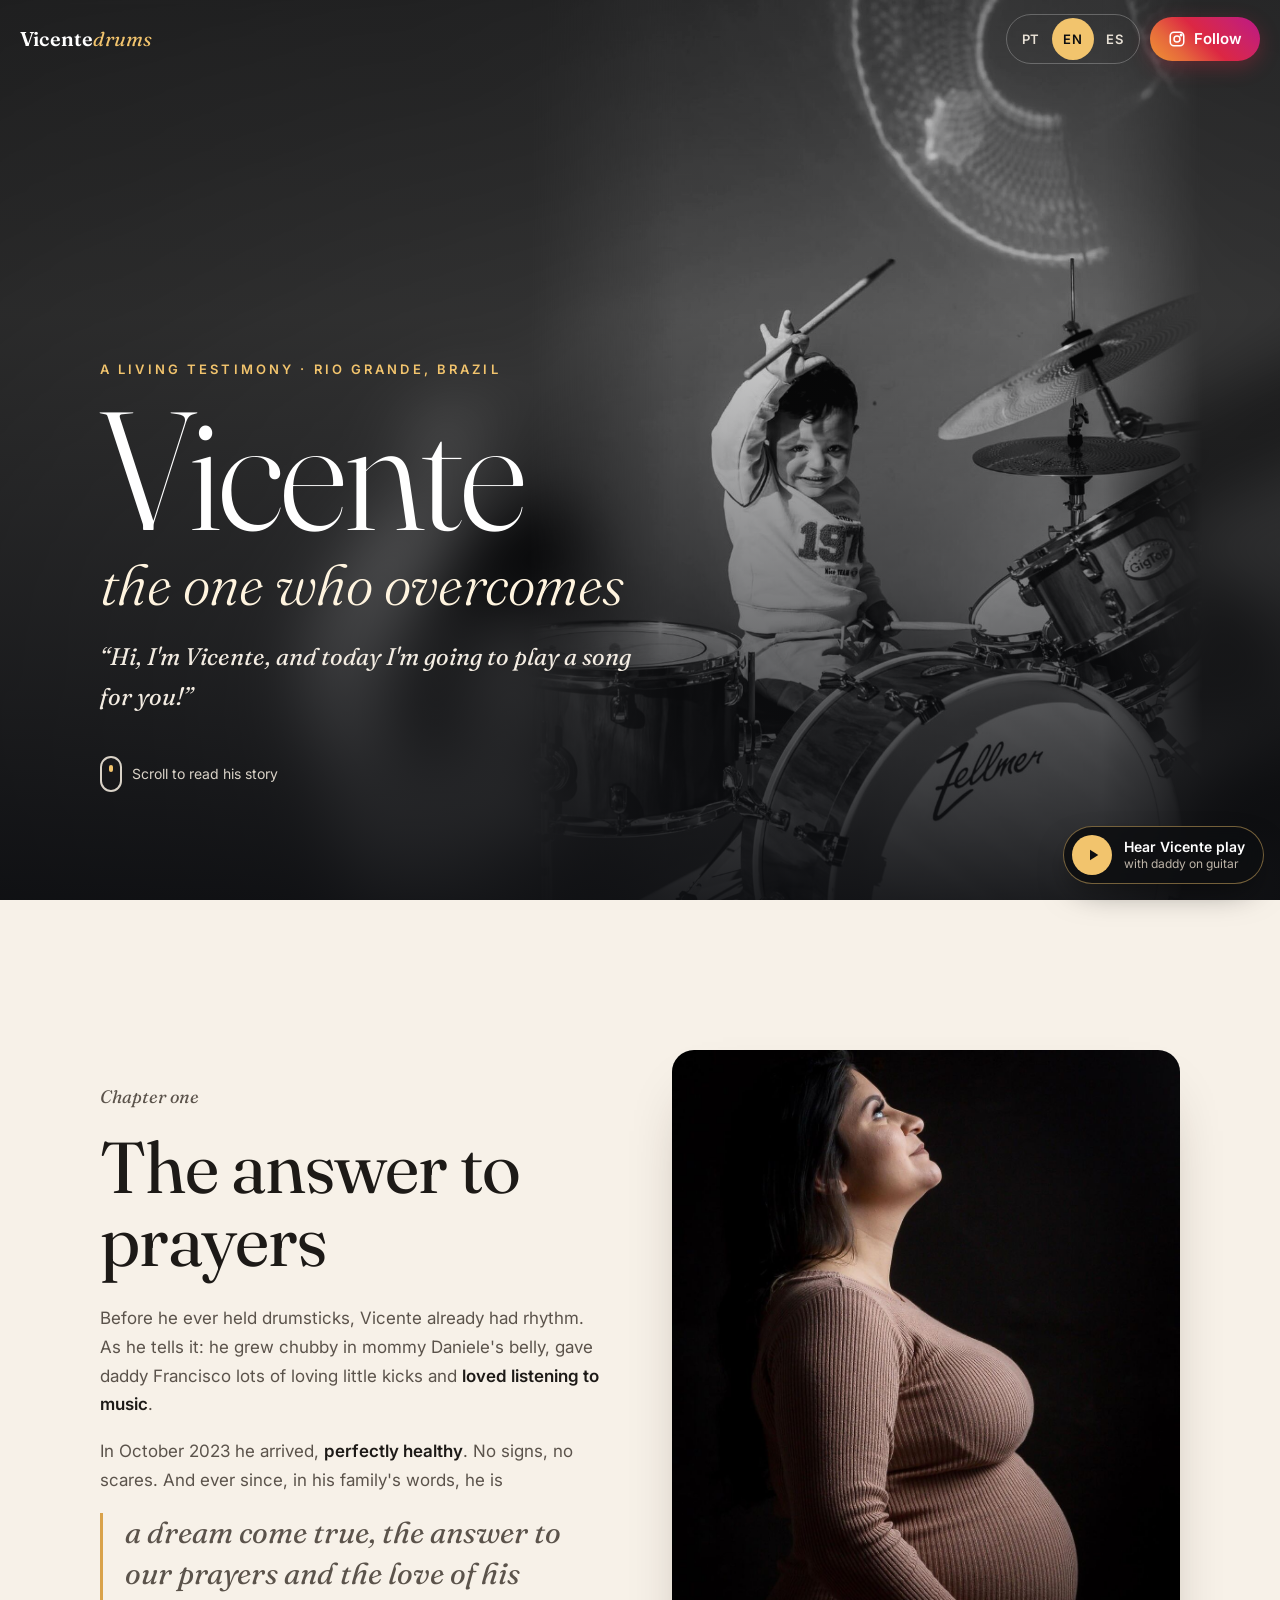
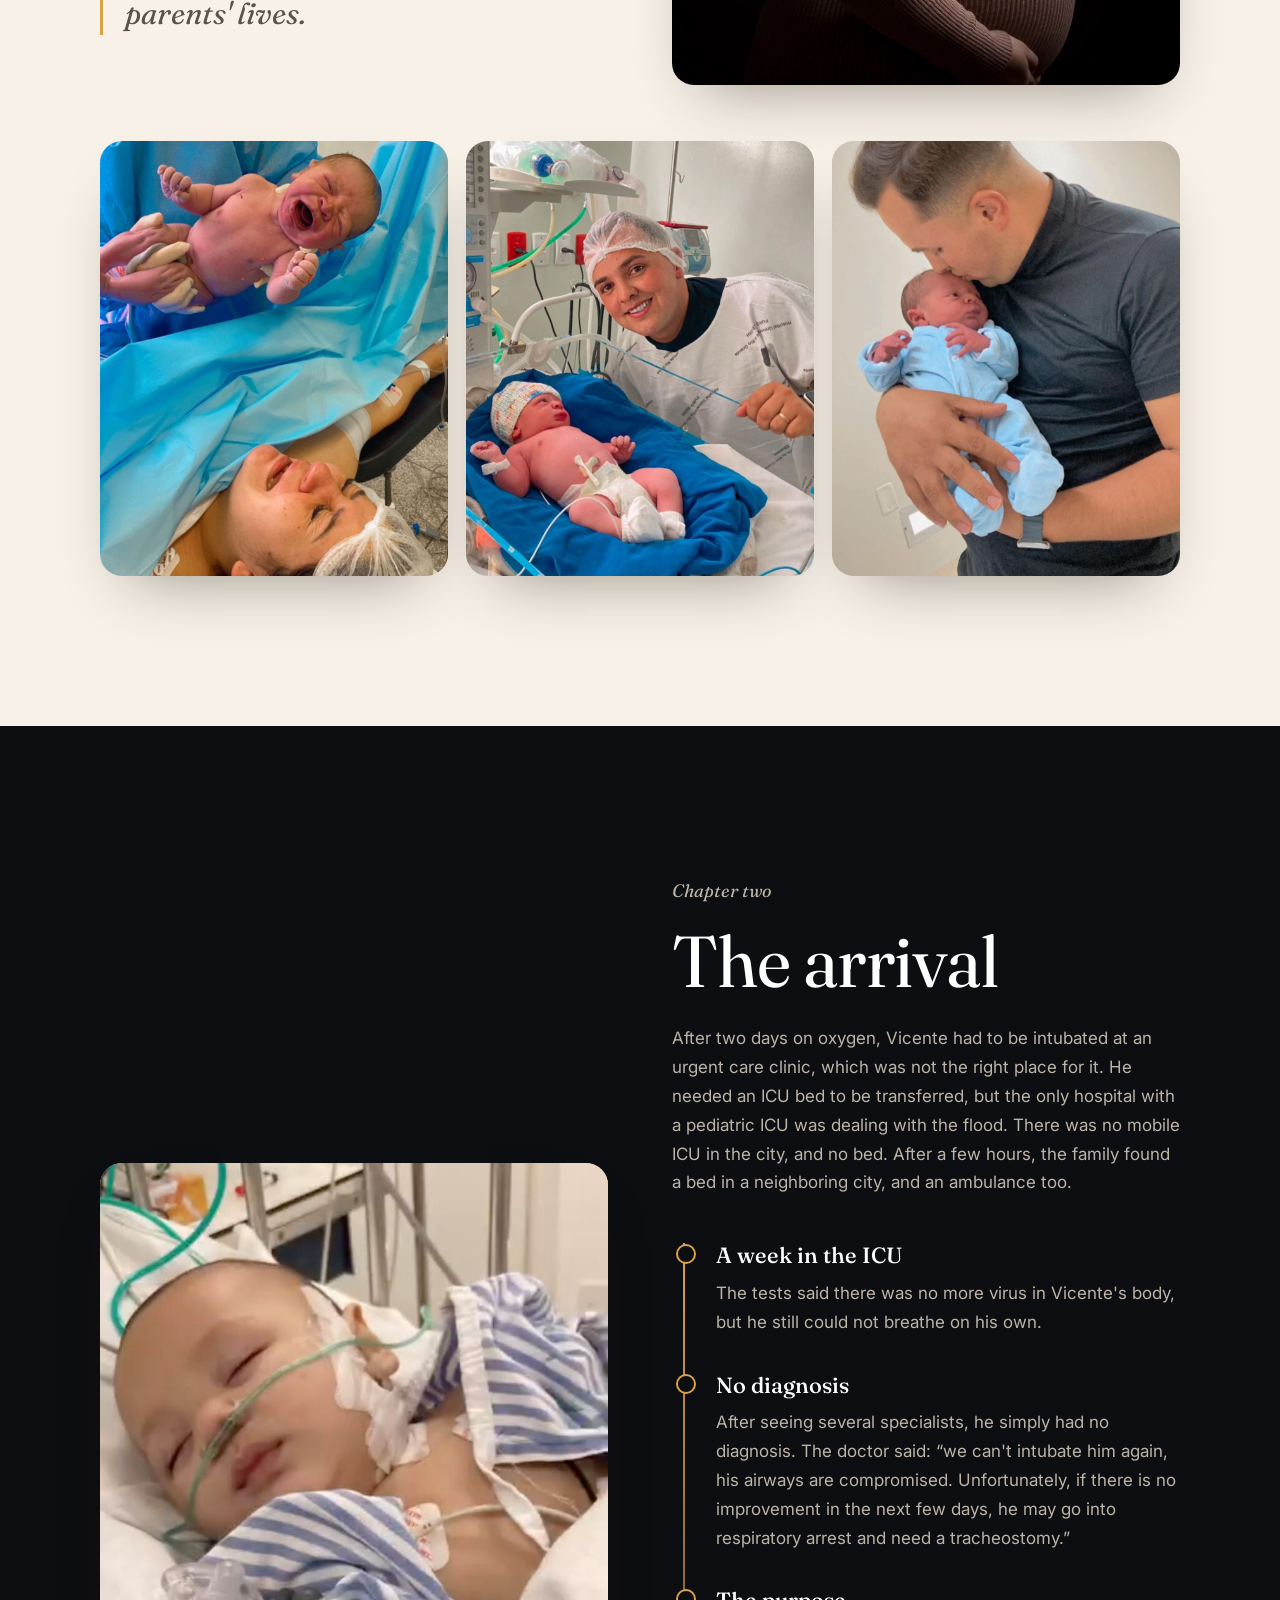
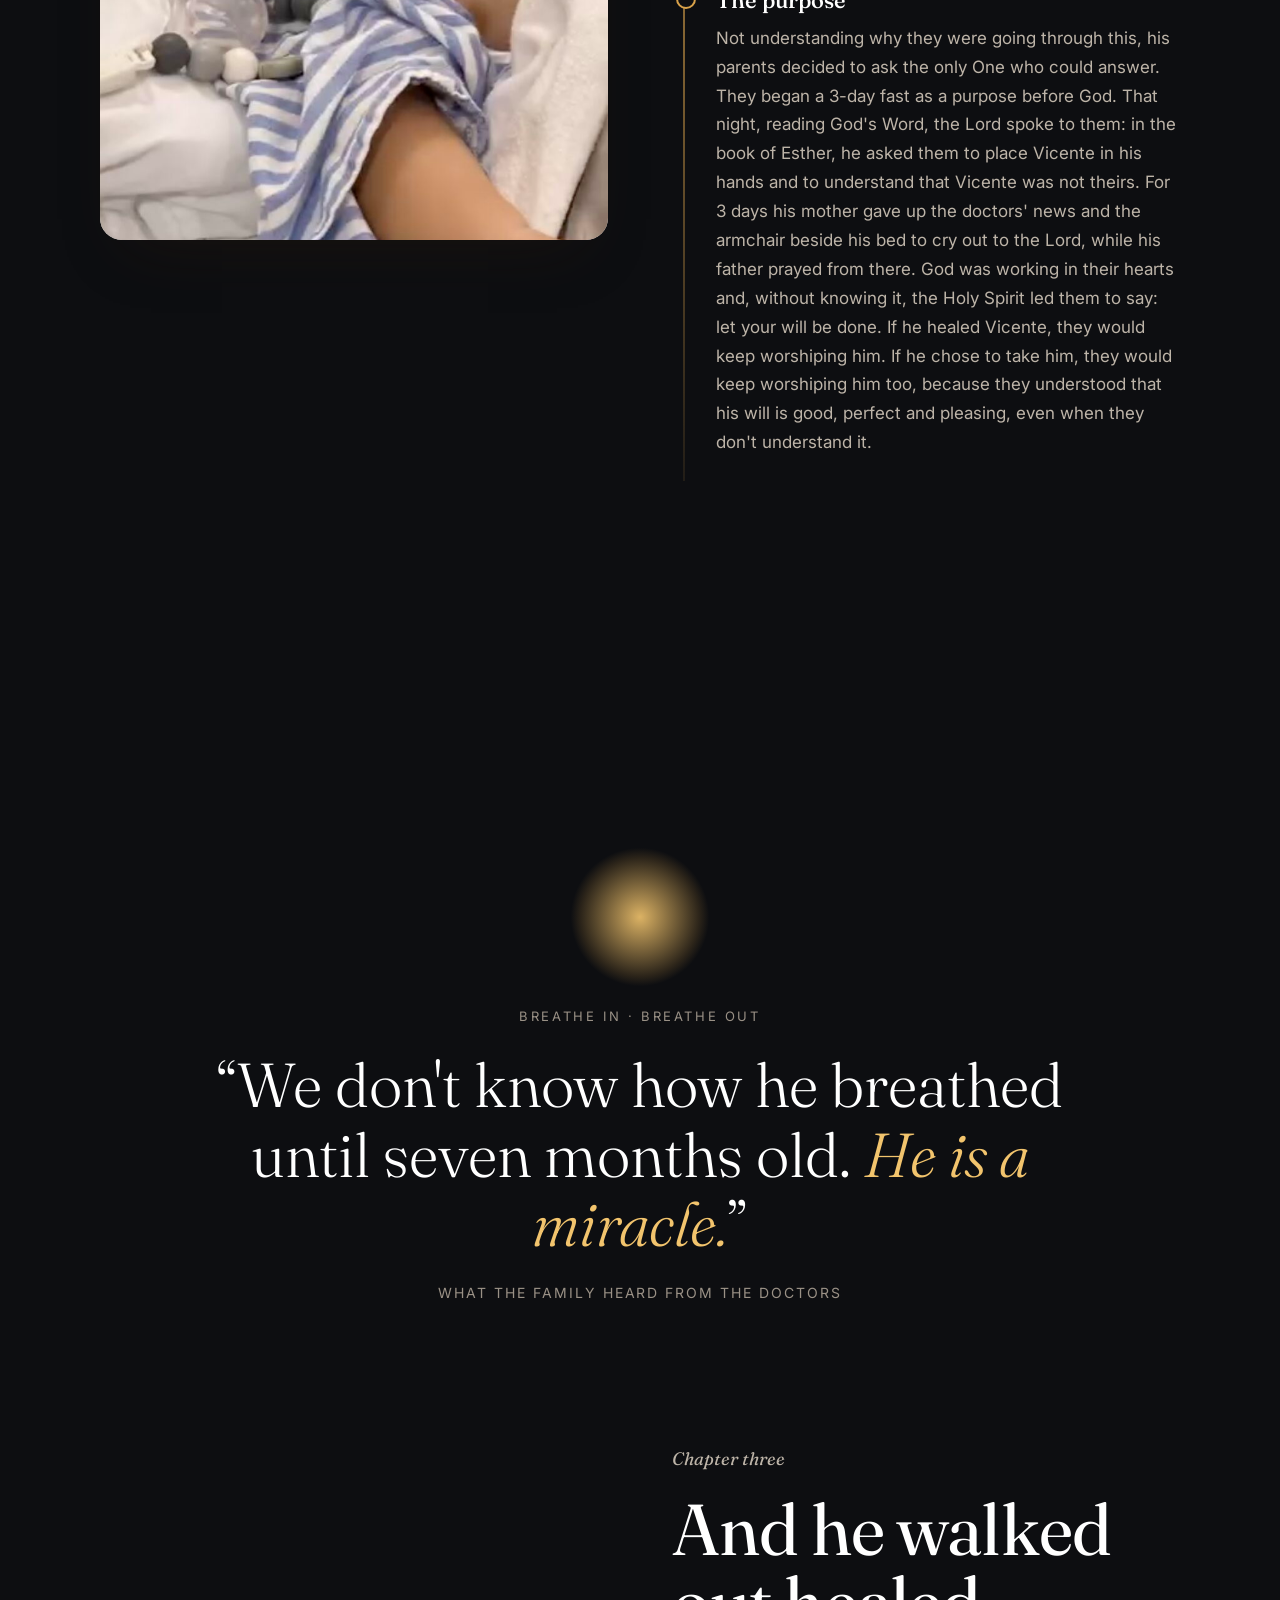
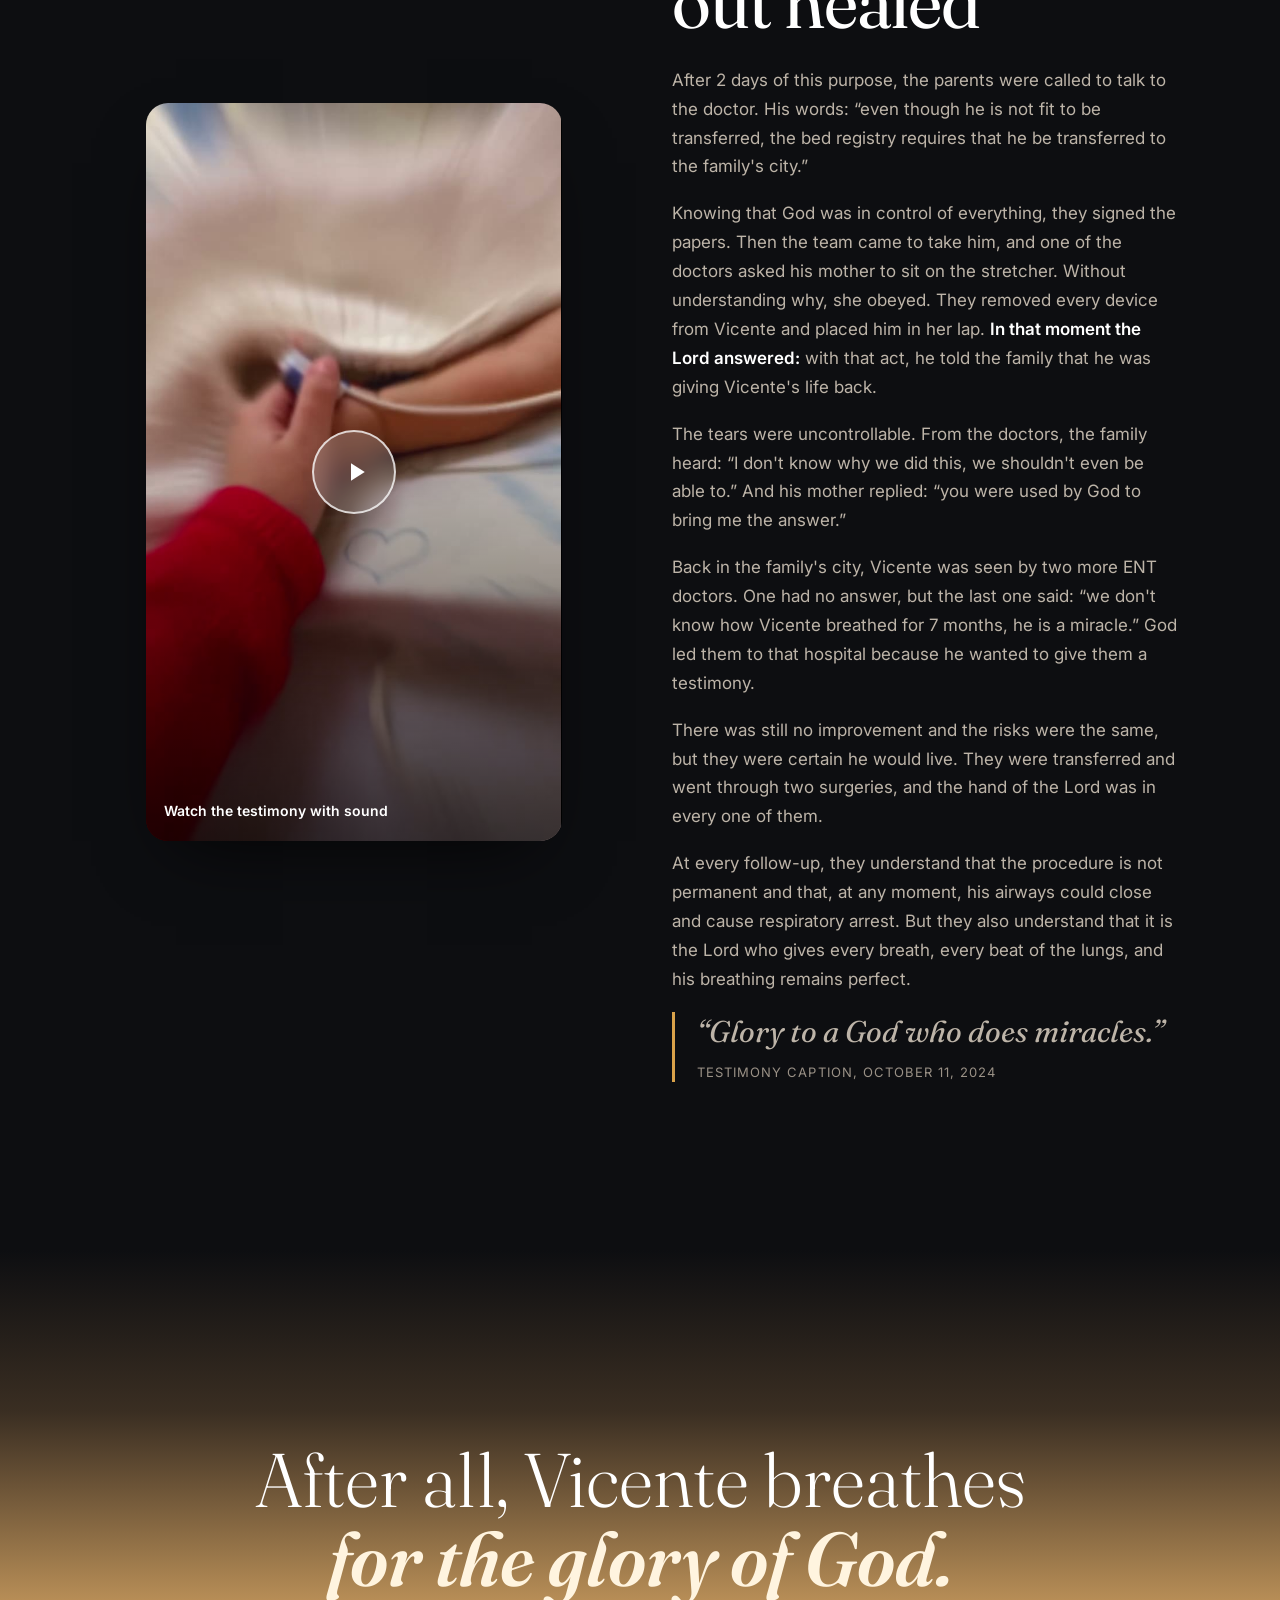
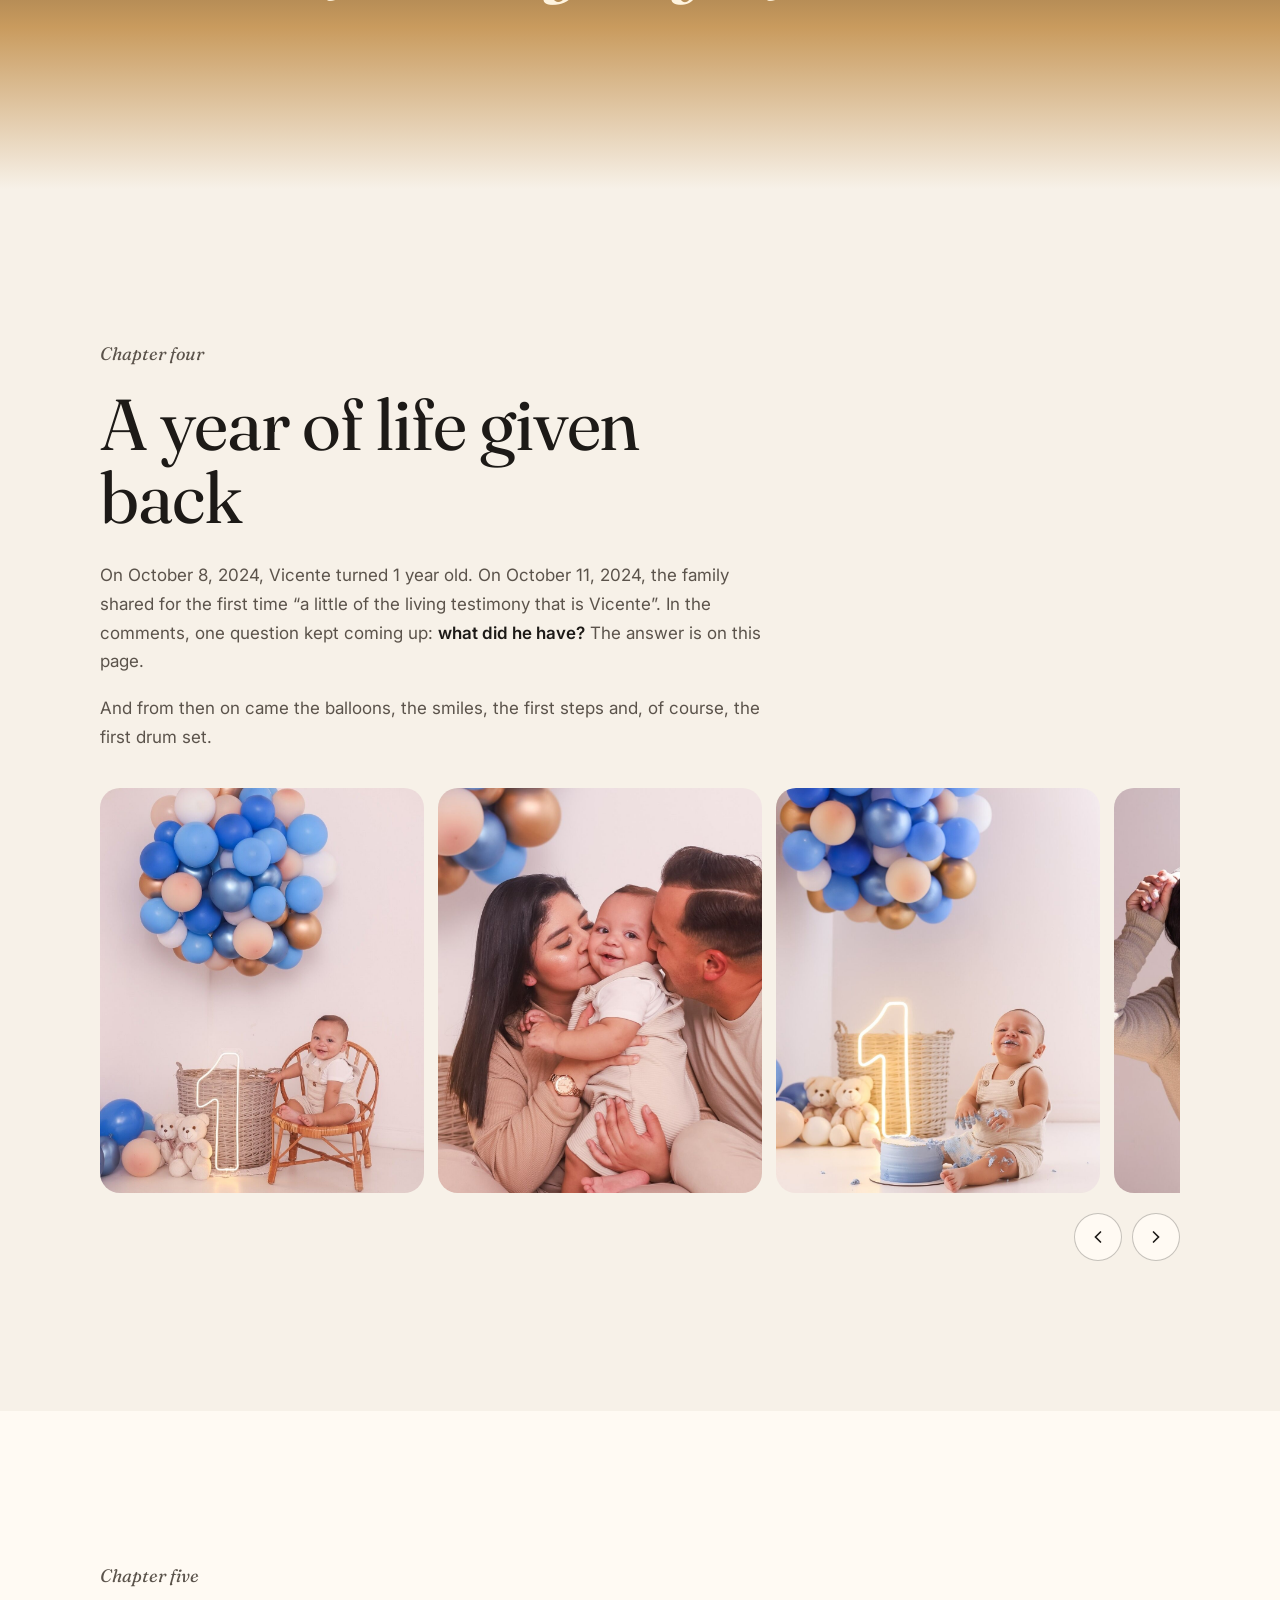
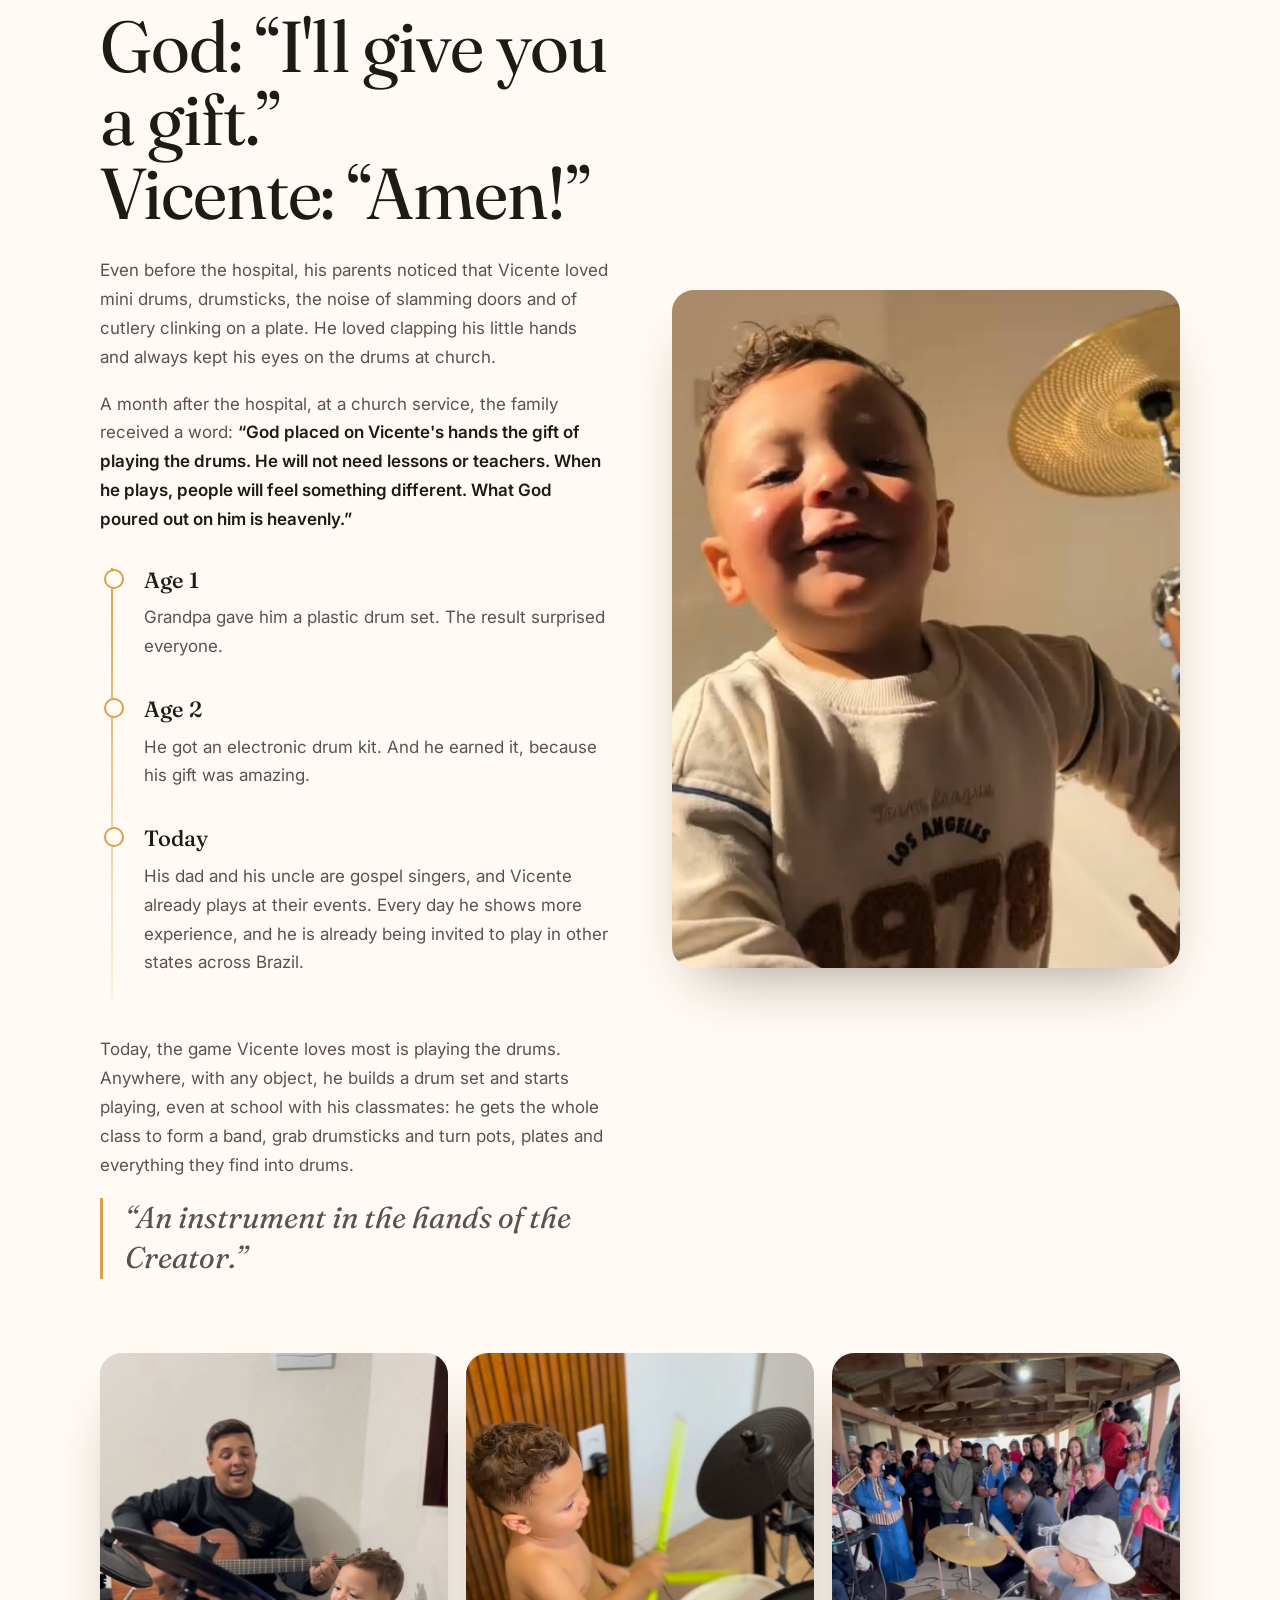
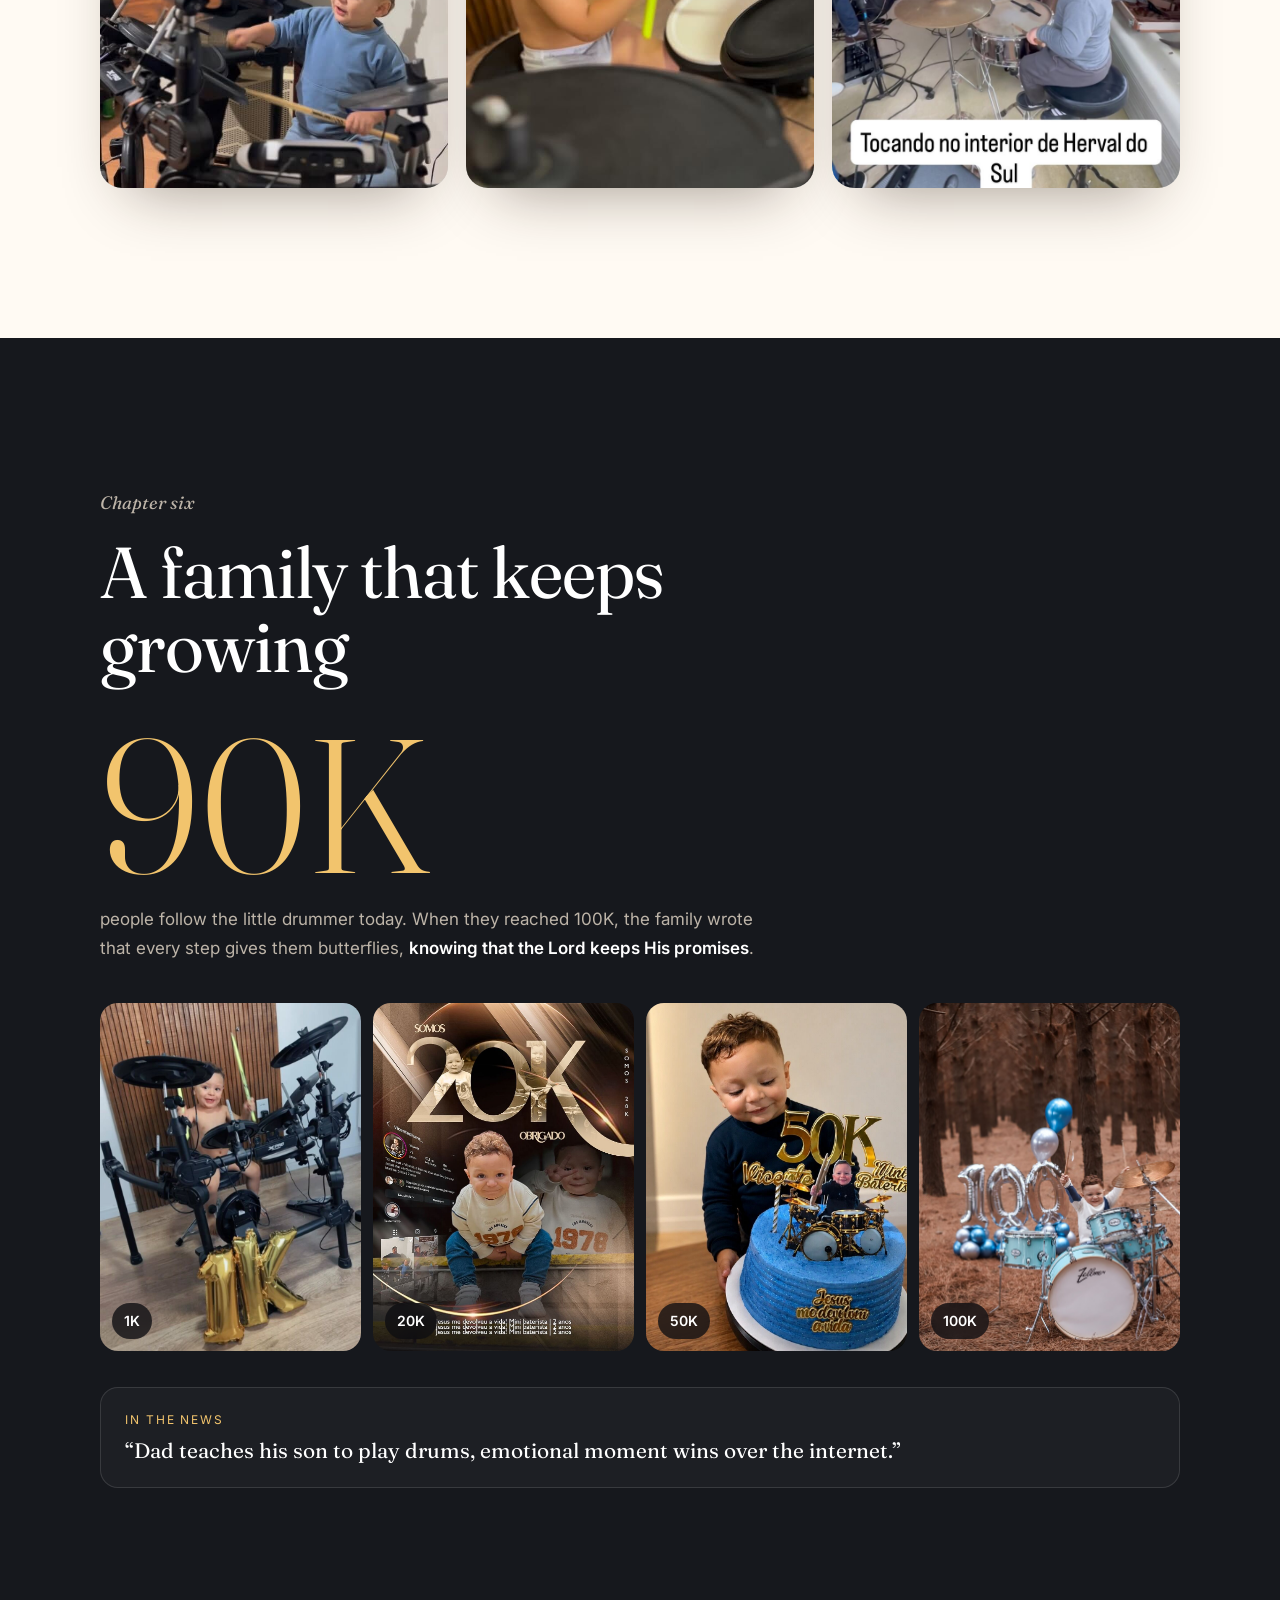
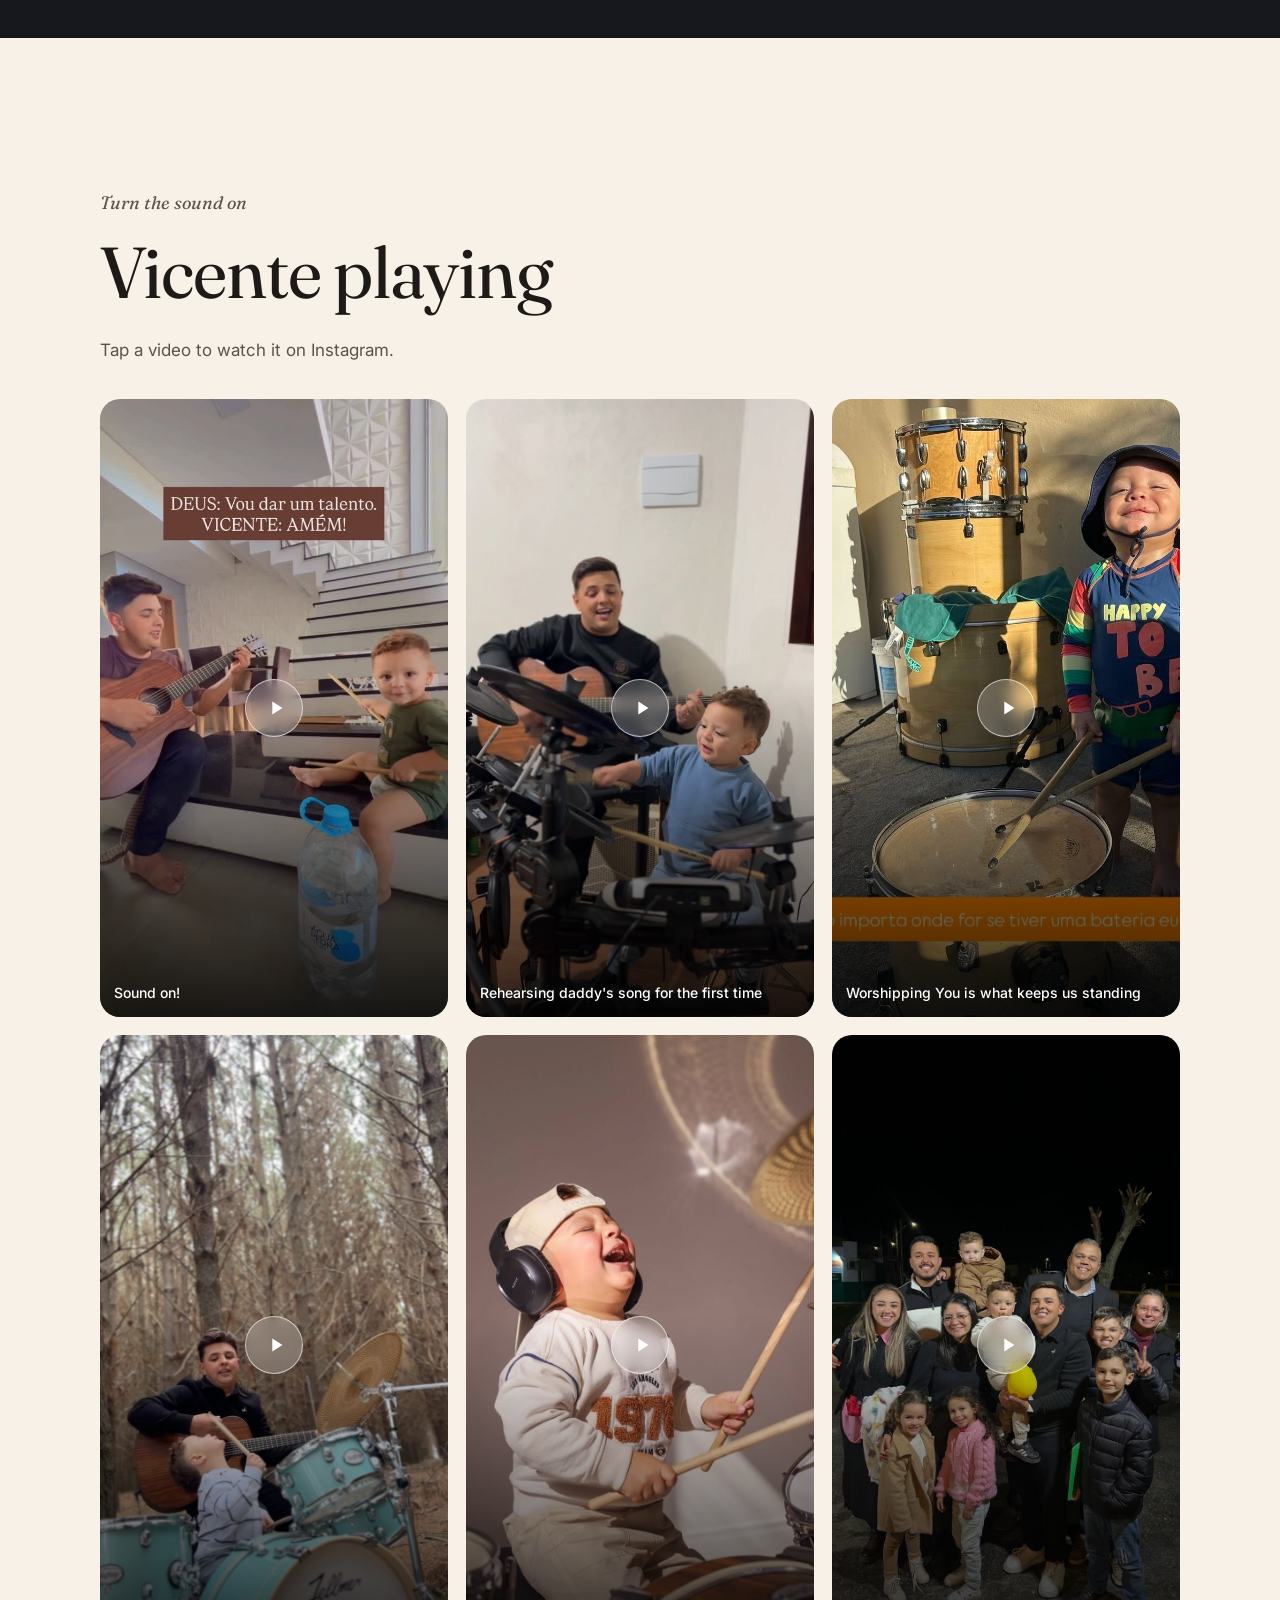
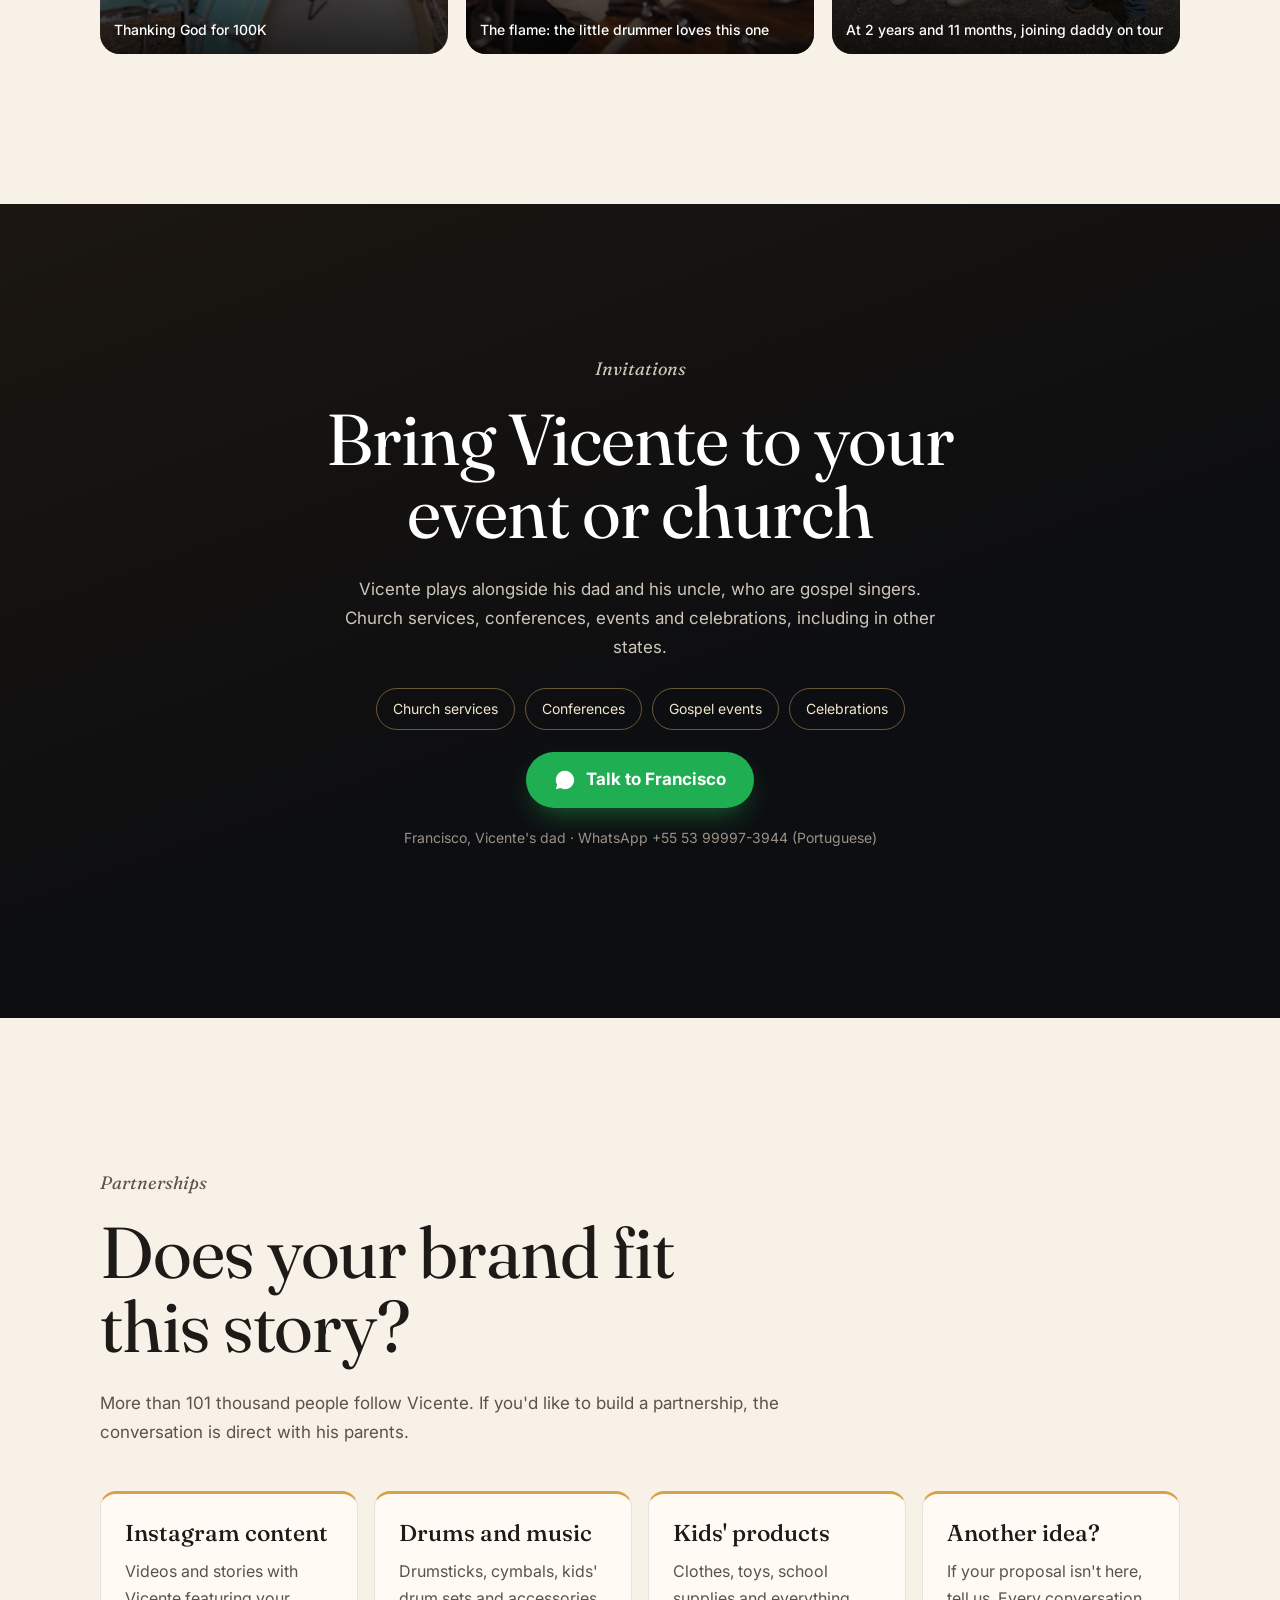
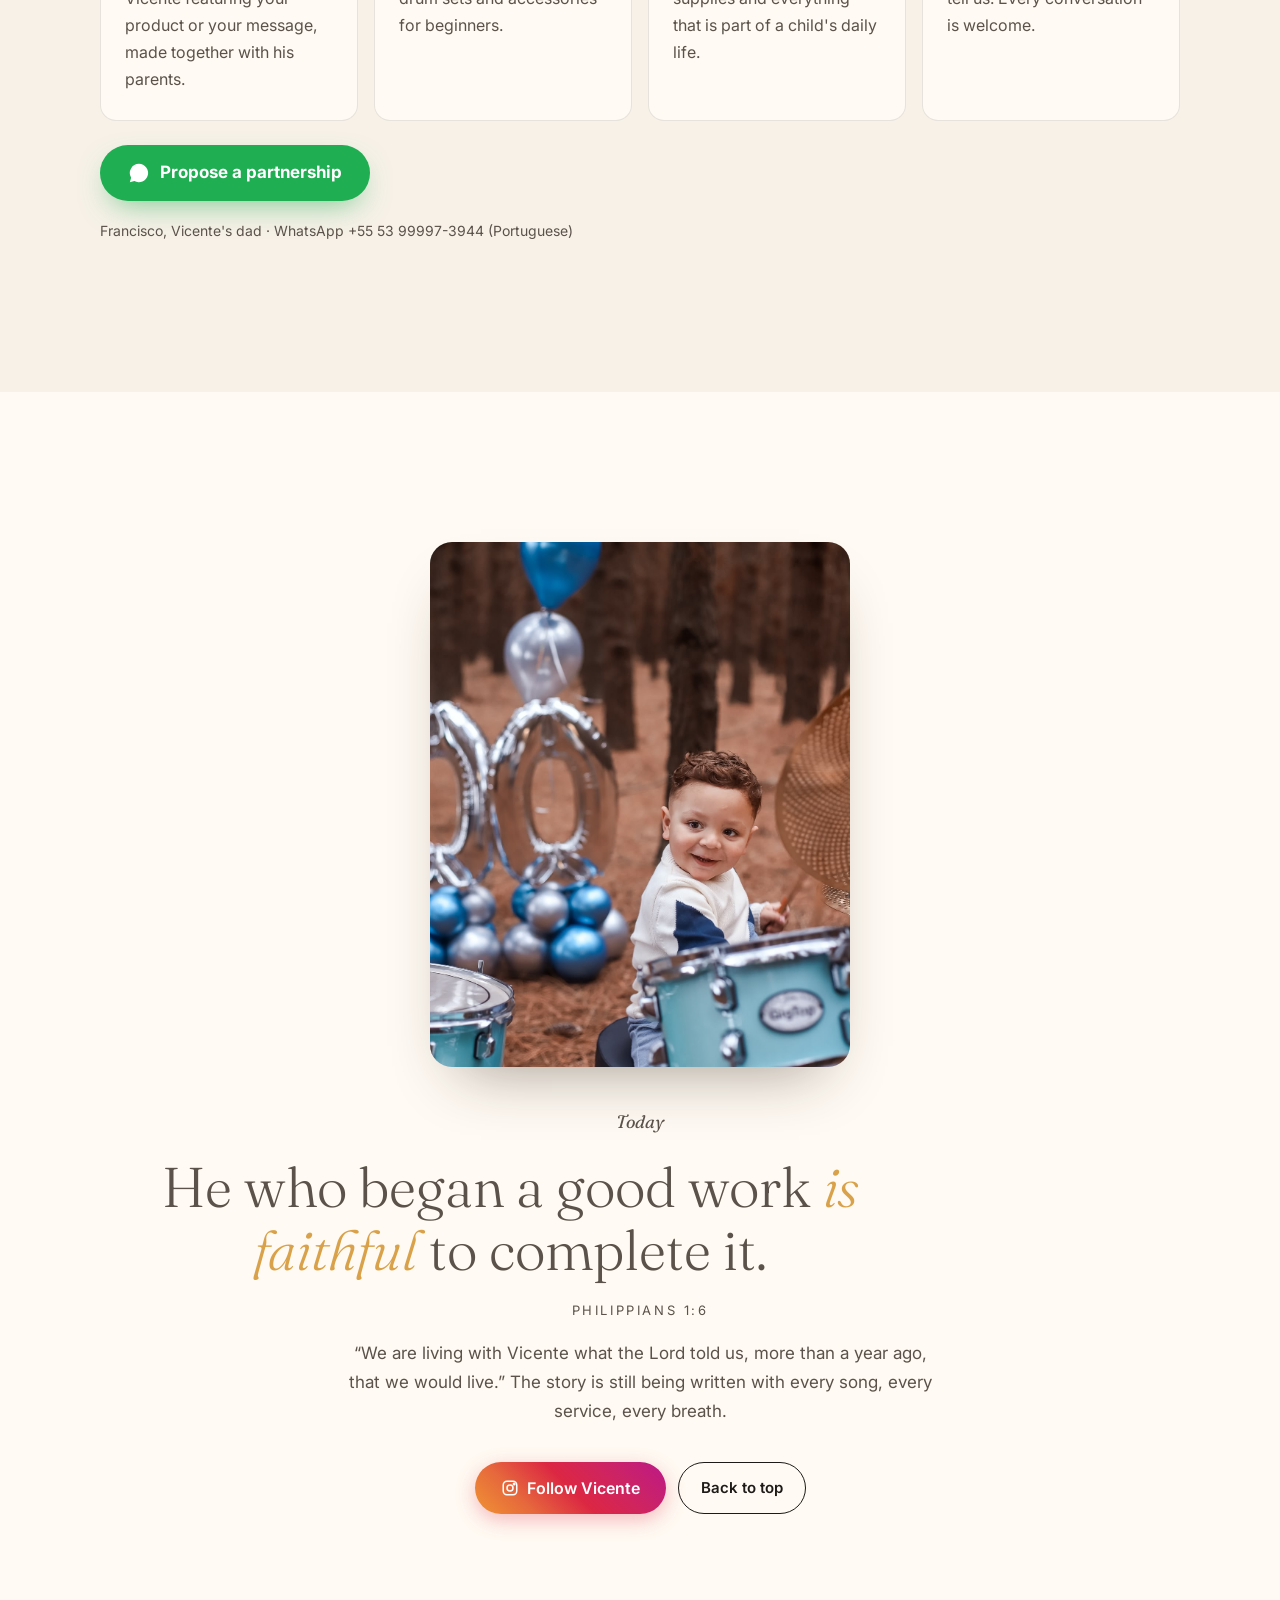
<file: en/index.html>
<!doctype html>
<html lang="en">
<head>
<meta charset="utf-8">
<meta name="viewport" content="width=device-width, initial-scale=1, viewport-fit=cover">
<title>Vicente, the one who overcomes</title>
<meta name="description" content="The story of Vicente, the little drummer from Rio Grande, Brazil: from the ICU at 7 months old to the drumsticks. Jesus gave him his life back.">
<link rel="canonical" href="https://vicentedrums.com.br/en/">
<meta property="og:type" content="website">
<meta property="og:site_name" content="Vicente Drums">
<meta property="og:title" content="Vicente, the one who overcomes">
<meta property="og:description" content="The story of Vicente, the little drummer from Rio Grande, Brazil: from the ICU at 7 months old to the drumsticks. Jesus gave him his life back.">
<meta property="og:url" content="https://vicentedrums.com.br/en/">
<meta property="og:locale" content="en_US">
<meta property="og:image" content="https://vicentedrums.com.br/img/og-card.jpg">
<meta property="og:image:width" content="1200">
<meta property="og:image:height" content="630">
<meta property="og:image:alt" content="Vicente, the little drummer, smiling next to his drum set">
<meta name="twitter:card" content="summary_large_image">
<meta name="twitter:title" content="Vicente, the one who overcomes">
<meta name="twitter:description" content="The story of Vicente, the little drummer from Rio Grande, Brazil: from the ICU at 7 months old to the drumsticks. Jesus gave him his life back.">
<meta name="twitter:image" content="https://vicentedrums.com.br/img/og-card.jpg">
<link rel="alternate" hreflang="pt-BR" href="https://vicentedrums.com.br/">
<link rel="alternate" hreflang="en" href="https://vicentedrums.com.br/en/">
<link rel="alternate" hreflang="es" href="https://vicentedrums.com.br/es/">
<link rel="alternate" hreflang="x-default" href="https://vicentedrums.com.br/">
<link rel="icon" href="../favicon.ico" sizes="any">
<link rel="apple-touch-icon" href="../apple-touch-icon.png">
<script type="application/ld+json">{"@context": "https://schema.org", "@graph": [{"@type": "WebSite", "@id": "https://vicentedrums.com.br/#site", "url": "https://vicentedrums.com.br/", "name": "Vicente Drums", "inLanguage": ["pt-BR", "en", "es"]}, {"@type": "WebPage", "@id": "https://vicentedrums.com.br/en/#pagina", "url": "https://vicentedrums.com.br/en/", "name": "Vicente, the one who overcomes", "description": "The story of Vicente, the little drummer from Rio Grande, Brazil: from the ICU at 7 months old to the drumsticks. Jesus gave him his life back.", "inLanguage": "en", "isPartOf": {"@id": "https://vicentedrums.com.br/#site"}, "primaryImageOfPage": {"@type": "ImageObject", "url": "https://vicentedrums.com.br/img/og-card.jpg", "width": 1200, "height": 630}}]}</script>
<meta name="theme-color" content="#0d0e11">
<link rel="preconnect" href="https://fonts.googleapis.com">
<link rel="preconnect" href="https://fonts.gstatic.com" crossorigin>
<link href="https://fonts.googleapis.com/css2?family=Fraunces:ital,opsz,wght@0,9..144,300..800;1,9..144,300..700&family=Inter:wght@400;500;600;700&display=swap" rel="stylesheet">
<link rel="stylesheet" href="../style.css">
</head>
<body>
<div class="progresso" id="progresso" aria-hidden="true"></div>
<header class="nav" id="nav">
  <a class="marca" href="#topo">Vicente <em>drums</em></a>
  <div class="nav-dir">
    <nav class="idiomas" aria-label="Idioma / Language">
      <a href=".././" hreflang="pt-BR" lang="pt-BR">PT</a><a href="../en/" hreflang="en" lang="en" aria-current="true">EN</a><a href="../es/" hreflang="es" lang="es">ES</a>
    </nav>
    <a class="btn-ig" href="https://www.instagram.com/vicentedrums_/" target="_blank" rel="noopener"><svg viewBox="0 0 24 24" fill="none" stroke="currentColor" stroke-width="2" aria-hidden="true"><rect x="3" y="3" width="18" height="18" rx="5"/><circle cx="12" cy="12" r="4"/><circle cx="17.5" cy="6.5" r="1" fill="currentColor"/></svg><span class="txt">Follow</span></a>
  </div>
</header>

<main id="topo">
<section class="hero">
  <div class="hero-img">
    <img class="fundo" src="../img/hero.jpg" alt="" aria-hidden="true">
    <img class="foto-hero" src="../img/hero.jpg" alt="Vicente" fetchpriority="high">
  </div>
  <div class="wrap hero-txt">
    <p class="sobre rv">A living testimony · Rio Grande, Brazil</p>
    <h1 class="rv d1">Vicente<span>the one who overcomes</span></h1>
    <p class="fala rv d2">“Hi, I'm Vicente, and today I'm going to play a song for you!”</p>
    <a class="rolar rv d3" href="#sonho"><i></i> Scroll to read his story</a>
  </div>
</section>

<section class="cap" id="sonho">
  <div class="wrap">
    <div class="duo">
      <div class="rv">
        <p class="num">Chapter one</p>
        <h2>The answer to prayers</h2>
        <p>Before he ever held drumsticks, Vicente already had rhythm. As he tells it: he grew chubby in mommy Daniele's belly, gave daddy Francisco lots of loving little kicks and <strong>loved listening to music</strong>.</p>
        <p>In October 2023 he arrived, <strong>perfectly healthy</strong>. No signs, no scares. And ever since, in his family's words, he is</p>
        <p class="citacao">a dream come true, the answer to our prayers and the love of his parents' lives.</p>
      </div>
      <div class="foto rv d1" style="aspect-ratio:4/5"><img src="../img/gravidez.jpg" alt="" loading="lazy"></div>
    </div>
    <div class="mosaico" style="margin-top:56px">
      <div class="foto rv"><img src="../img/nascimento.jpg" alt="" loading="lazy"></div>
      <div class="foto rv d1"><img src="../img/papai-berco.jpg" alt="" loading="lazy"></div>
      <div class="foto rv d2"><img src="../img/papai-beijo.jpg" alt="" loading="lazy"></div>
    </div>
  </div>
</section>

<div class="escuro">
<section class="cap" id="uti">
  <div class="wrap">
    <div class="duo inv">
      <div class="rv">
        <p class="num">Chapter two</p>
        <h2>The arrival</h2>
        <p>After two days on oxygen, Vicente had to be intubated at an urgent care clinic, which was not the right place for it. He needed an ICU bed to be transferred, but the only hospital with a pediatric ICU was dealing with the flood. There was no mobile ICU in the city, and no bed. After a few hours, the family found a bed in a neighboring city, and an ambulance too.</p>
        <ol class="linha-tempo">
          <li class="rv"><b>A week in the ICU</b><span>The tests said there was no more virus in Vicente's body, but he still could not breathe on his own.</span></li>
          <li class="rv d1"><b>No diagnosis</b><span>After seeing several specialists, he simply had no diagnosis. The doctor said: “we can't intubate him again, his airways are compromised. Unfortunately, if there is no improvement in the next few days, he may go into respiratory arrest and need a tracheostomy.”</span></li>
          <li class="rv d2"><b>The purpose</b><span>Not understanding why they were going through this, his parents decided to ask the only One who could answer. They began a 3-day fast as a purpose before God. That night, reading God's Word, the Lord spoke to them: in the book of Esther, he asked them to place Vicente in his hands and to understand that Vicente was not theirs. For 3 days his mother gave up the doctors' news and the armchair beside his bed to cry out to the Lord, while his father prayed from there. God was working in their hearts and, without knowing it, the Holy Spirit led them to say: let your will be done. If he healed Vicente, they would keep worshiping him. If he chose to take him, they would keep worshiping him too, because they understood that his will is good, perfect and pleasing, even when they don't understand it.</span></li>
        </ol>
      </div>
      <div class="foto rv d1" style="aspect-ratio:3/4"><img src="../img/uti-dormindo.jpg" alt="" loading="lazy"></div>
    </div>
  </div>
</section>

<section class="medicos">
  <div class="wrap">
    <div class="respiro rv" aria-hidden="true"><div class="pulmao"></div><p>breathe in · breathe out</p></div>
    <blockquote class="rv d1">“We don't know how he breathed until seven months old. <em>He is a miracle.</em>”</blockquote>
    <cite class="rv d2">What the family heard from the doctors</cite>
  </div>
</section>

<section class="cap" style="padding-top:0">
  <div class="wrap">
    <div class="duo">
      <div class="rv">
        <div class="video-box" id="videoBox">
          <video id="video" src="../video/testemunho.mp4" poster="../img/testemunho-capa.jpg" preload="none" playsinline aria-label="Testimony video: from the hospital to his first steps"></video>
          <button class="video-play" type="button" id="videoPlay"><span class="circ"><svg viewBox="0 0 24 24" fill="#fff" aria-hidden="true"><path d="M8 5v14l11-7z"/></svg></span><span class="rot">Watch the testimony with sound</span></button>
        </div>
      </div>
      <div class="rv d1">
        <p class="num">Chapter three</p>
        <h2>And he walked out healed</h2>
        <p>After 2 days of this purpose, the parents were called to talk to the doctor. His words: “even though he is not fit to be transferred, the bed registry requires that he be transferred to the family's city.”</p>
        <p>Knowing that God was in control of everything, they signed the papers. Then the team came to take him, and one of the doctors asked his mother to sit on the stretcher. Without understanding why, she obeyed. They removed every device from Vicente and placed him in her lap. <strong>In that moment the Lord answered:</strong> with that act, he told the family that he was giving Vicente's life back.</p>
        <p>The tears were uncontrollable. From the doctors, the family heard: “I don't know why we did this, we shouldn't even be able to.” And his mother replied: “you were used by God to bring me the answer.”</p>
        <p>Back in the family's city, Vicente was seen by two more ENT doctors. One had no answer, but the last one said: “we don't know how Vicente breathed for 7 months, he is a miracle.” God led them to that hospital because he wanted to give them a testimony.</p>
        <p>There was still no improvement and the risks were the same, but they were certain he would live. They were transferred and went through two surgeries, and the hand of the Lord was in every one of them.</p>
        <p>At every follow-up, they understand that the procedure is not permanent and that, at any moment, his airways could close and cause respiratory arrest. But they also understand that it is the Lord who gives every breath, every beat of the lungs, and his breathing remains perfect.</p>
        <p class="citacao">“Glory to a God who does miracles.”<small>Testimony caption, October 11, 2024</small></p>
      </div>
    </div>
  </div>
</section>
</div>

<section class="virada">
  <div class="wrap"><h2 class="rv">After all, Vicente breathes<strong>for the glory of God.</strong></h2></div>
</section>

<section class="cap" id="vida">
  <div class="wrap">
    <div class="estreito rv">
      <p class="num">Chapter four</p>
      <h2>A year of life given back</h2>
      <p>On October 8, 2024, Vicente turned 1 year old. On October 11, 2024, the family shared for the first time “a little of the living testimony that is Vicente”. In the comments, one question kept coming up: <strong>what did he have?</strong> The answer is on this page.</p>
      <p>And from then on came the balloons, the smiles, the first steps and, of course, the first drum set.</p>
    </div>
    <div class="carrossel rv d1">
      <div class="trilho" id="trilho" tabindex="0">
        <figure><img src="../img/um-ano.jpg" alt="" loading="lazy"></figure>
        <figure><img src="../img/familia-beijo.jpg" alt="" loading="lazy"></figure>
        <figure><img src="../img/um-ano-bolo.jpg" alt="" loading="lazy"></figure>
        <figure><img src="../img/mamae-colo.jpg" alt="" loading="lazy"></figure>
        <figure><img src="../img/rua.jpg" alt="" loading="lazy"></figure>
        <figure><img src="../img/ceu.jpg" alt="" loading="lazy"></figure>
        <figure><img src="../img/maos.jpg" alt="" loading="lazy"></figure>
      </div>
      <div class="setas">
        <button type="button" data-dir="-1" aria-label="Previous photo"><svg viewBox="0 0 24 24" fill="none" stroke="currentColor" stroke-width="2" stroke-linecap="round"><path d="M15 18l-6-6 6-6"/></svg></button>
        <button type="button" data-dir="1" aria-label="Next photo"><svg viewBox="0 0 24 24" fill="none" stroke="currentColor" stroke-width="2" stroke-linecap="round"><path d="M9 6l6 6-6 6"/></svg></button>
      </div>
    </div>
  </div>
</section>

<section class="cap" id="baquetas" style="background:var(--papel)">
  <div class="wrap">
    <div class="duo">
      <div class="rv">
        <p class="num">Chapter five</p>
        <h2>God: “I'll give you a gift.”<br>Vicente: “Amen!”</h2>
        <p>Even before the hospital, his parents noticed that Vicente loved mini drums, drumsticks, the noise of slamming doors and of cutlery clinking on a plate. He loved clapping his little hands and always kept his eyes on the drums at church.</p>
        <p>A month after the hospital, at a church service, the family received a word: <strong>“God placed on Vicente's hands the gift of playing the drums. He will not need lessons or teachers. When he plays, people will feel something different. What God poured out on him is heavenly.”</strong></p>
        <ol class="linha-tempo clara">
          <li class="rv"><b>Age 1</b><span>Grandpa gave him a plastic drum set. The result surprised everyone.</span></li>
          <li class="rv d1"><b>Age 2</b><span>He got an electronic drum kit. And he earned it, because his gift was amazing.</span></li>
          <li class="rv d2"><b>Today</b><span>His dad and his uncle are gospel singers, and Vicente already plays at their events. Every day he shows more experience, and he is already being invited to play in other states across Brazil.</span></li>
        </ol>
        <p>Today, the game Vicente loves most is playing the drums. Anywhere, with any object, he builds a drum set and starts playing, even at school with his classmates: he gets the whole class to form a band, grab drumsticks and turn pots, plates and everything they find into drums.</p>
        <p class="citacao">“An instrument in the hands of the Creator.”</p>
      </div>
      <div class="foto rv d1" style="aspect-ratio:3/4"><img src="../img/riso-bateria.jpg" alt="" loading="lazy"></div>
    </div>
    <div class="mosaico" style="margin-top:56px">
      <div class="foto rv"><img src="../img/papai-violao.jpg" alt="" loading="lazy"></div>
      <div class="foto rv d1"><img src="../img/talento.jpg" alt="" loading="lazy"></div>
      <div class="foto rv d2"><img src="../img/herval.jpg" alt="" loading="lazy"></div>
    </div>
  </div>
</section>

<section class="cap marcas" id="marcas">
  <div class="wrap">
    <div class="estreito">
      <p class="num rv">Chapter six</p>
      <h2 class="rv">A family that keeps growing</h2>
      <div class="contador rv d1" id="contador" data-alvo="101" data-suf="K">0</div>
      <p class="rv d2">people follow the little drummer today. When they reached 100K, the family wrote that every step gives them butterflies, <strong>knowing that the Lord keeps His promises</strong>.</p>
    </div>
    <div class="degraus">
      <div class="degrau rv"><img src="../img/mil.jpg" alt="" loading="lazy"><b>1K</b></div>
      <div class="degrau rv d1"><img src="../img/poster-20k.jpg" alt="" loading="lazy"><b>20K</b></div>
      <div class="degrau rv d2"><img src="../img/bolo-50k.jpg" alt="" loading="lazy"><b>50K</b></div>
      <div class="degrau rv d3"><img src="../img/cem-mil.jpg" alt="" loading="lazy"><b>100K</b></div>
    </div>
    <div class="noticia rv"><small>In the news</small><p>“Dad teaches his son to play drums, emotional moment wins over the internet.”</p></div>
  </div>
</section>

<section class="cap" id="reels">
  <div class="wrap">
    <div class="estreito rv">
      <p class="num">Turn the sound on</p>
      <h2>Vicente playing</h2>
      <p>Tap a video to watch it on Instagram.</p>
    </div>
    <div class="reels"><a class="reel rv" href="https://www.instagram.com/reel/DUUIFPiAQDC/" target="_blank" rel="noopener"><img src="../img/fone-sorriso.jpg" alt="" loading="lazy"><div class="play"><svg viewBox="0 0 24 24" fill="#fff"><path d="M8 5v14l11-7z"/></svg></div><span>Sound on!</span></a><a class="reel rv d1" href="https://www.instagram.com/reel/Da-nTHERC54/" target="_blank" rel="noopener"><img src="../img/papai-violao.jpg" alt="" loading="lazy"><div class="play"><svg viewBox="0 0 24 24" fill="#fff"><path d="M8 5v14l11-7z"/></svg></div><span>Rehearsing daddy's song for the first time</span></a><a class="reel rv d2" href="https://www.instagram.com/reel/DXp4K47j1q_/" target="_blank" rel="noopener"><img src="../img/chapeu.jpg" alt="" loading="lazy"><div class="play"><svg viewBox="0 0 24 24" fill="#fff"><path d="M8 5v14l11-7z"/></svg></div><span>Worshipping You is what keeps us standing</span></a><a class="reel rv" href="https://www.instagram.com/reel/DdXdqI4P-_u/" target="_blank" rel="noopener"><img src="../img/floresta.jpg" alt="" loading="lazy"><div class="play"><svg viewBox="0 0 24 24" fill="#fff"><path d="M8 5v14l11-7z"/></svg></div><span>Thanking God for 100K</span></a><a class="reel rv d1" href="https://www.instagram.com/reel/DdumxbAP5nf/" target="_blank" rel="noopener"><img src="../img/fone-riso.jpg" alt="" loading="lazy"><div class="play"><svg viewBox="0 0 24 24" fill="#fff"><path d="M8 5v14l11-7z"/></svg></div><span>The flame: the little drummer loves this one</span></a><a class="reel rv d2" href="https://www.instagram.com/reel/DdiBmXzxNul/" target="_blank" rel="noopener"><img src="../img/noite-igreja.jpg" alt="" loading="lazy"><div class="play"><svg viewBox="0 0 24 24" fill="#fff"><path d="M8 5v14l11-7z"/></svg></div><span>At 2 years and 11 months, joining daddy on tour</span></a></div>
  </div>
</section>

<section class="cap contato" id="convite">
  <div class="wrap">
    <p class="num rv">Invitations</p>
    <h2 class="rv">Bring Vicente to your event or church</h2>
    <p class="rv d1">Vicente plays alongside his dad and his uncle, who are gospel singers. Church services, conferences, events and celebrations, including in other states.</p>
    <ul class="tipos rv d1"><li>Church services</li><li>Conferences</li><li>Gospel events</li><li>Celebrations</li></ul>
    <a class="btn-wa rv d2" href="https://wa.me/5553999973944?text=Hi%20Francisco%21%20I%20found%20Vicente%27s%20website%20and%20would%20like%20to%20invite%20him%20to%20play%20at%20my%20event/church." target="_blank" rel="noopener"><svg viewBox="0 0 24 24" fill="currentColor" aria-hidden="true"><path d="M17.5 14.4c-.3-.1-1.8-.9-2-1-.3-.1-.5-.1-.7.1-.2.3-.8 1-.9 1.2-.2.2-.3.2-.6.1-.3-.1-1.3-.5-2.4-1.5-.9-.8-1.5-1.8-1.7-2.1-.2-.3 0-.5.1-.6l.4-.5.3-.5c.1-.2 0-.4 0-.5l-.9-2.2c-.2-.6-.5-.5-.7-.5h-.6c-.2 0-.5.1-.8.4-.3.3-1 1-1 2.5s1.1 2.9 1.2 3.1c.1.2 2.1 3.2 5.1 4.5.7.3 1.3.5 1.7.6.7.2 1.4.2 1.9.1.6-.1 1.8-.7 2-1.4.3-.7.3-1.3.2-1.4-.1-.1-.3-.2-.6-.3zM12 2a10 10 0 0 0-8.6 15.1L2 22l5-1.3A10 10 0 1 0 12 2z"/></svg>Talk to Francisco</a>
    <p class="quem rv d2">Francisco, Vicente's dad · WhatsApp +55 53 99997-3944 (Portuguese)</p>
  </div>
</section>

<section class="cap parc" id="parcerias">
  <div class="wrap">
    <div class="estreito rv">
      <p class="num">Partnerships</p>
      <h2>Does your brand fit this story?</h2>
      <p>More than 101 thousand people follow Vicente. If you'd like to build a partnership, the conversation is direct with his parents.</p>
    </div>
    <div class="cards rv d1" tabindex="0">
      <article class="card"><h3>Instagram content</h3><p>Videos and stories with Vicente featuring your product or your message, made together with his parents.</p></article>
      <article class="card"><h3>Drums and music</h3><p>Drumsticks, cymbals, kids' drum sets and accessories for beginners.</p></article>
      <article class="card"><h3>Kids' products</h3><p>Clothes, toys, school supplies and everything that is part of a child's daily life.</p></article>
      <article class="card"><h3>Another idea?</h3><p>If your proposal isn't here, tell us. Every conversation is welcome.</p></article>
    </div>
    <a class="btn-wa rv d2" href="https://wa.me/5553999973944?text=Hello%2C%20Francisco%21%20I%20came%20from%20Vicente%27s%20website%20and%20I%27d%20like%20to%20talk%20about%20a%20partnership%20with%20my%20brand." target="_blank" rel="noopener"><svg viewBox="0 0 24 24" fill="currentColor" aria-hidden="true"><path d="M17.5 14.4c-.3-.1-1.8-.9-2-1-.3-.1-.5-.1-.7.1-.2.3-.8 1-.9 1.2-.2.2-.3.2-.6.1-.3-.1-1.3-.5-2.4-1.5-.9-.8-1.5-1.8-1.7-2.1-.2-.3 0-.5.1-.6l.4-.5.3-.5c.1-.2 0-.4 0-.5l-.9-2.2c-.2-.6-.5-.5-.7-.5h-.6c-.2 0-.5.1-.8.4-.3.3-1 1-1 2.5s1.1 2.9 1.2 3.1c.1.2 2.1 3.2 5.1 4.5.7.3 1.3.5 1.7.6.7.2 1.4.2 1.9.1.6-.1 1.8-.7 2-1.4.3-.7.3-1.3.2-1.4-.1-.1-.3-.2-.6-.3zM12 2a10 10 0 0 0-8.6 15.1L2 22l5-1.3A10 10 0 1 0 12 2z"/></svg>Propose a partnership</a>
    <p class="quem-parc rv d2">Francisco, Vicente's dad · WhatsApp +55 53 99997-3944 (Portuguese)</p>
  </div>
</section>

<section class="cap final" id="hoje">
  <div class="wrap">
    <div class="foto rv"><img src="../img/final-bateria.jpg" alt="Vicente smiling, sitting in front of a turquoise drum set, with silver and blue balloons behind him" loading="lazy"></div>
    <p class="num rv">Today</p>
    <p class="versiculo rv d1">He who began a good work <em>is faithful</em> to complete it.</p>
    <p class="ref rv d2">Philippians 1:6</p>
    <p class="rv" style="max-width:600px;margin:0 auto 36px;color:var(--tinta2)">“We are living with Vicente what the Lord told us, more than a year ago, that we would live.” The story is still being written with every song, every service, every breath.</p>
    <div class="acoes rv">
      <a class="btn-ig" href="https://www.instagram.com/vicentedrums_/" target="_blank" rel="noopener"><svg viewBox="0 0 24 24" fill="none" stroke="currentColor" stroke-width="2" aria-hidden="true"><rect x="3" y="3" width="18" height="18" rx="5"/><circle cx="12" cy="12" r="4"/><circle cx="17.5" cy="6.5" r="1" fill="currentColor"/></svg>Follow Vicente</a>
      <a class="btn-sec" href="#topo">Back to top</a>
    </div>
  </div>
</section>
</main>

<footer>
  Vicente Drums · Rio Grande, RS<br>
  <a href="privacy.html">Privacy and terms</a><br>
  <a href="https://zebubit.com.br" target="_blank" rel="noopener">Built by Zebubit Assessoria</a>
</footer>
<button class="som" id="som" type="button" aria-pressed="false" data-tocar="Hear Vicente play" data-pausar="Pause">
  <span class="ico" aria-hidden="true"><svg class="i-play" viewBox="0 0 24 24" fill="currentColor"><path d="M8 5v14l11-7z"/></svg><span class="barras"><i></i><i></i><i></i><i></i></span></span>
  <span class="txt"><b id="somTxt">Hear Vicente play</b><small>with daddy on guitar</small></span>
</button>
<audio id="audio" src="../audio/vicente-tocando.mp3" preload="none"></audio>
<script src="../app.js"></script>
</body>
</html>
</file>
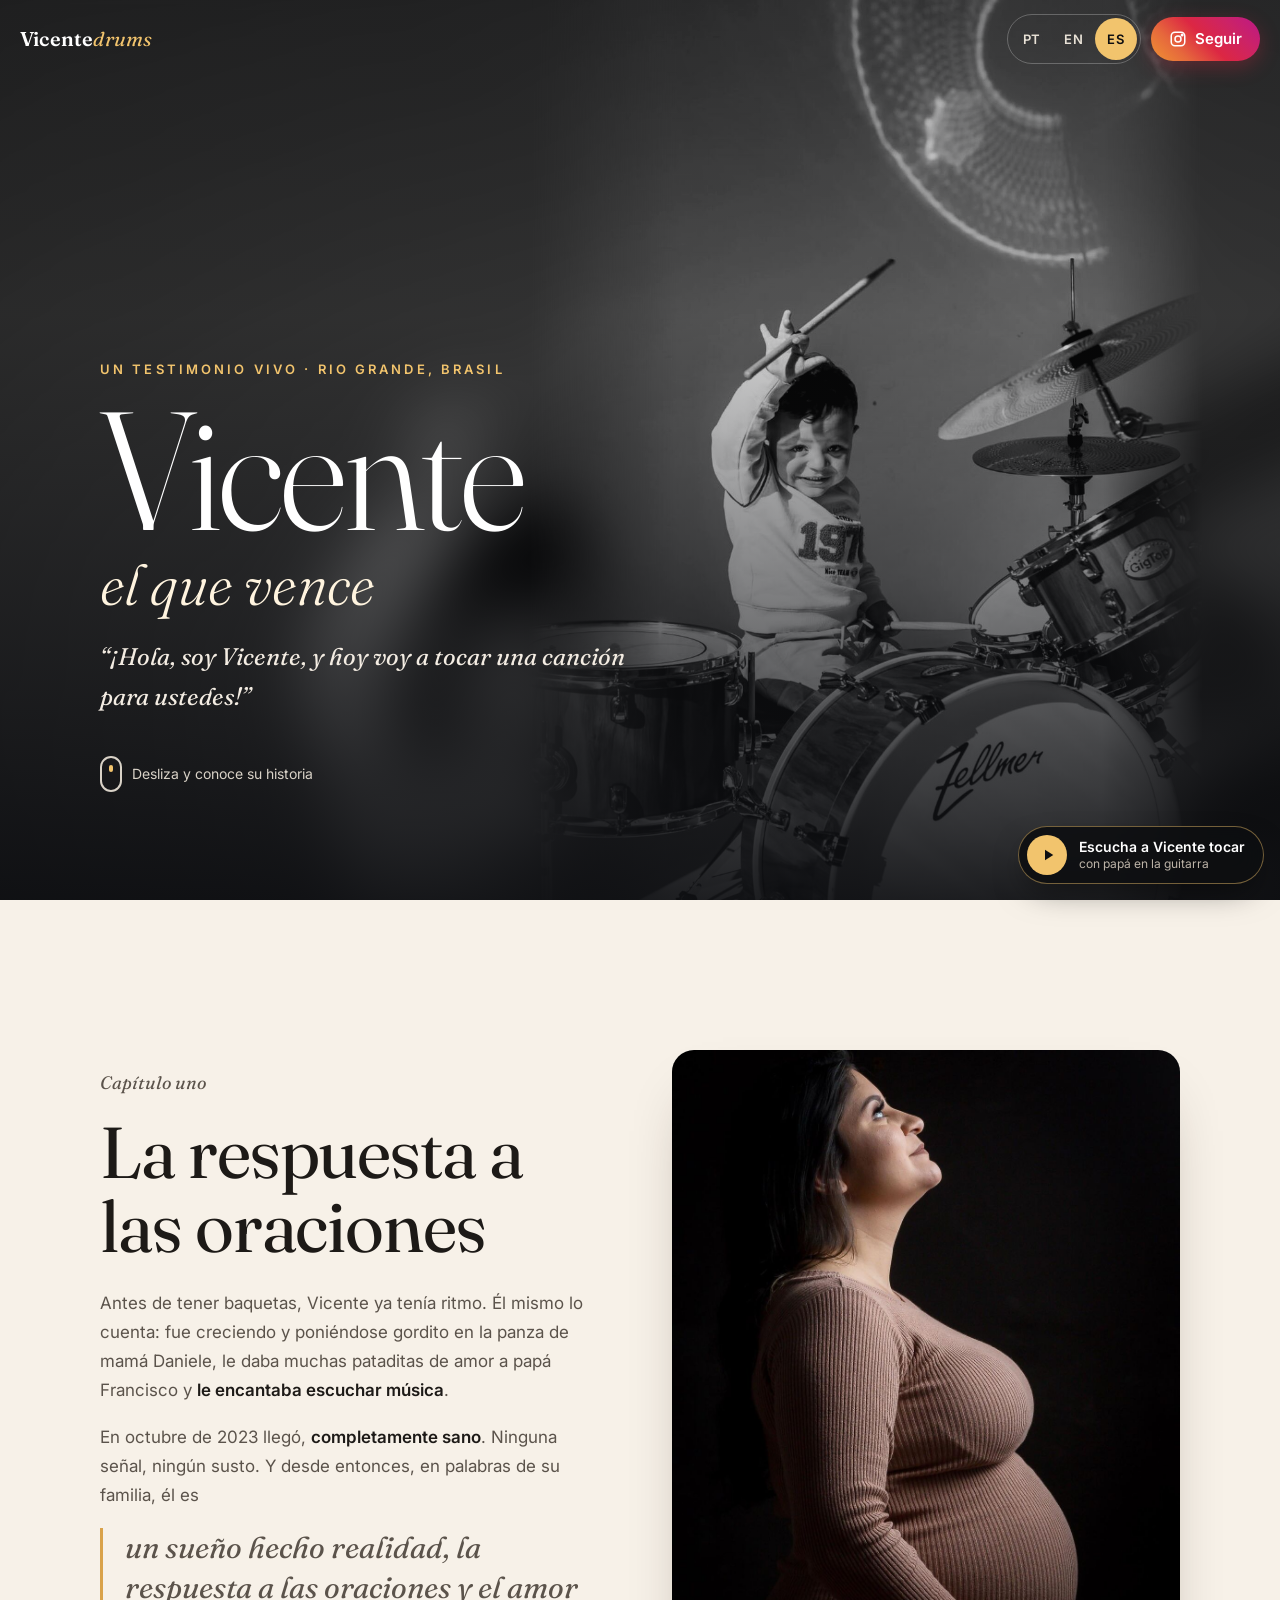
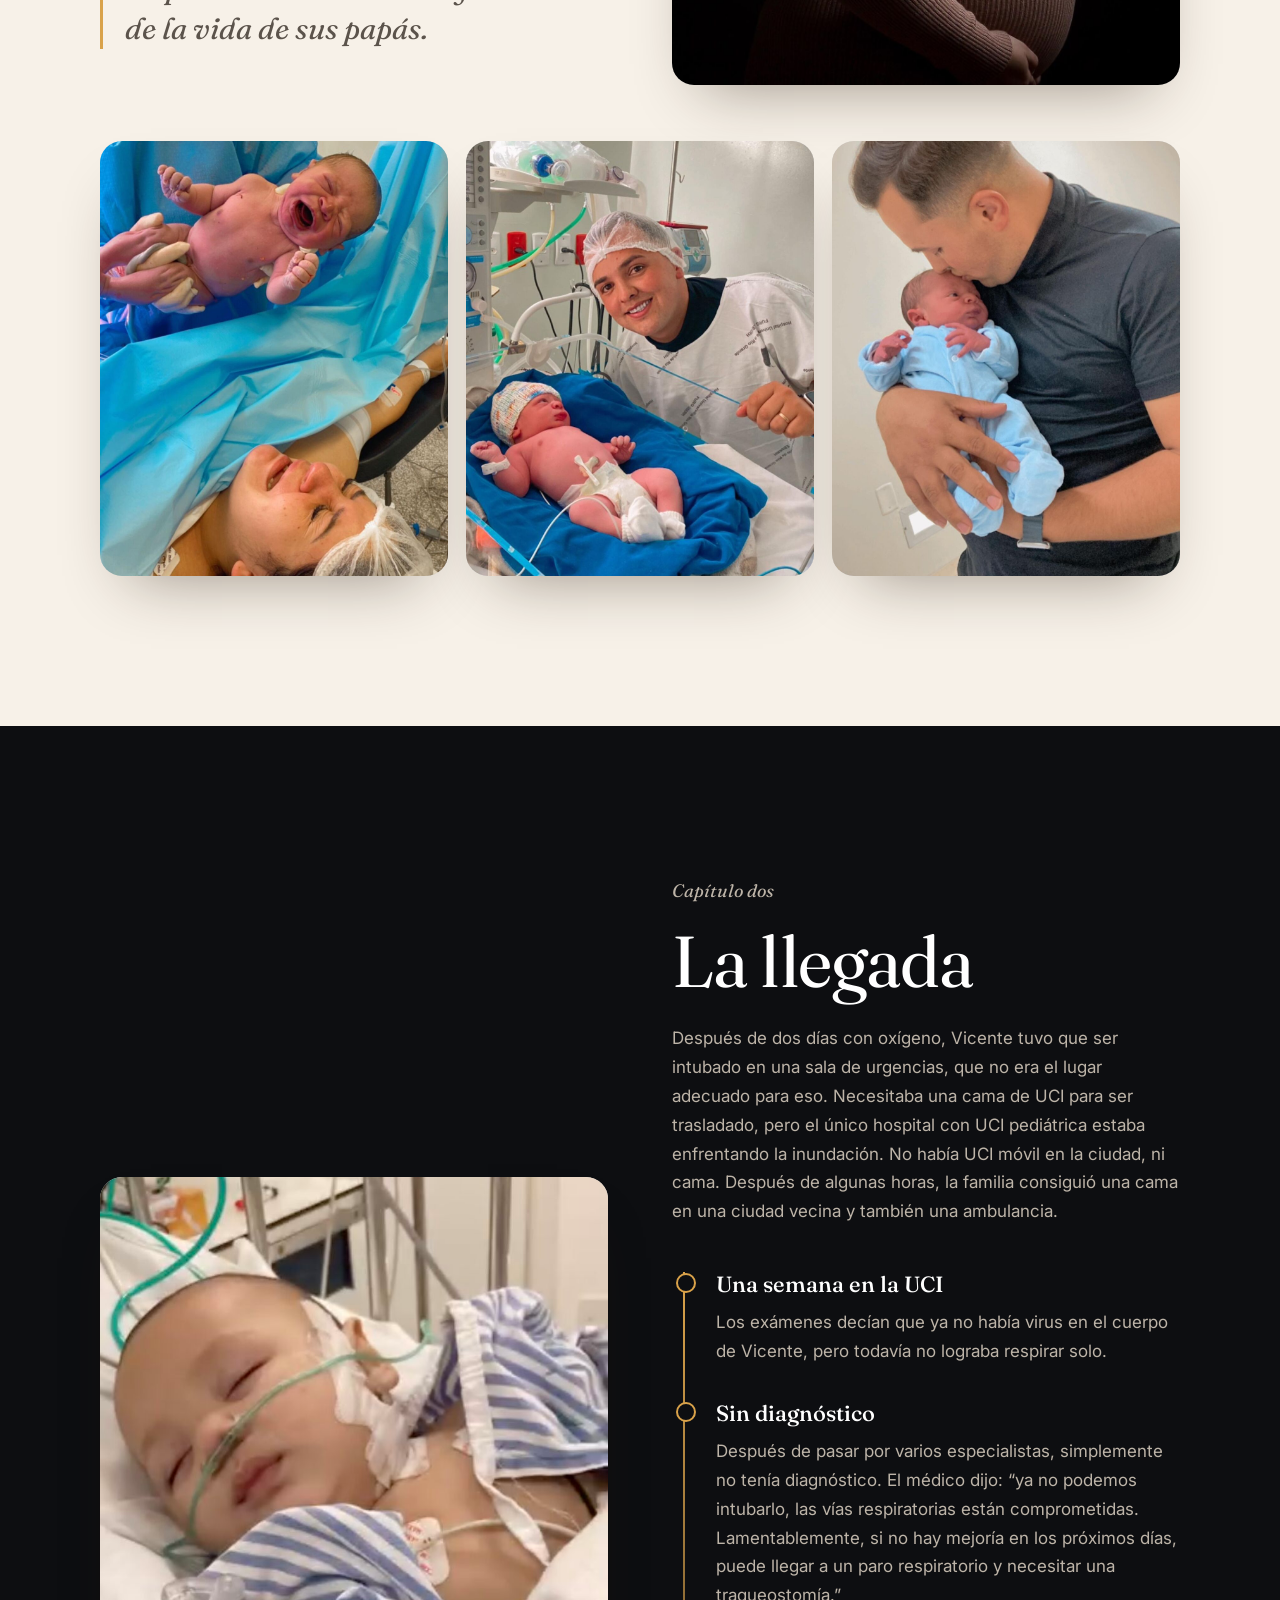
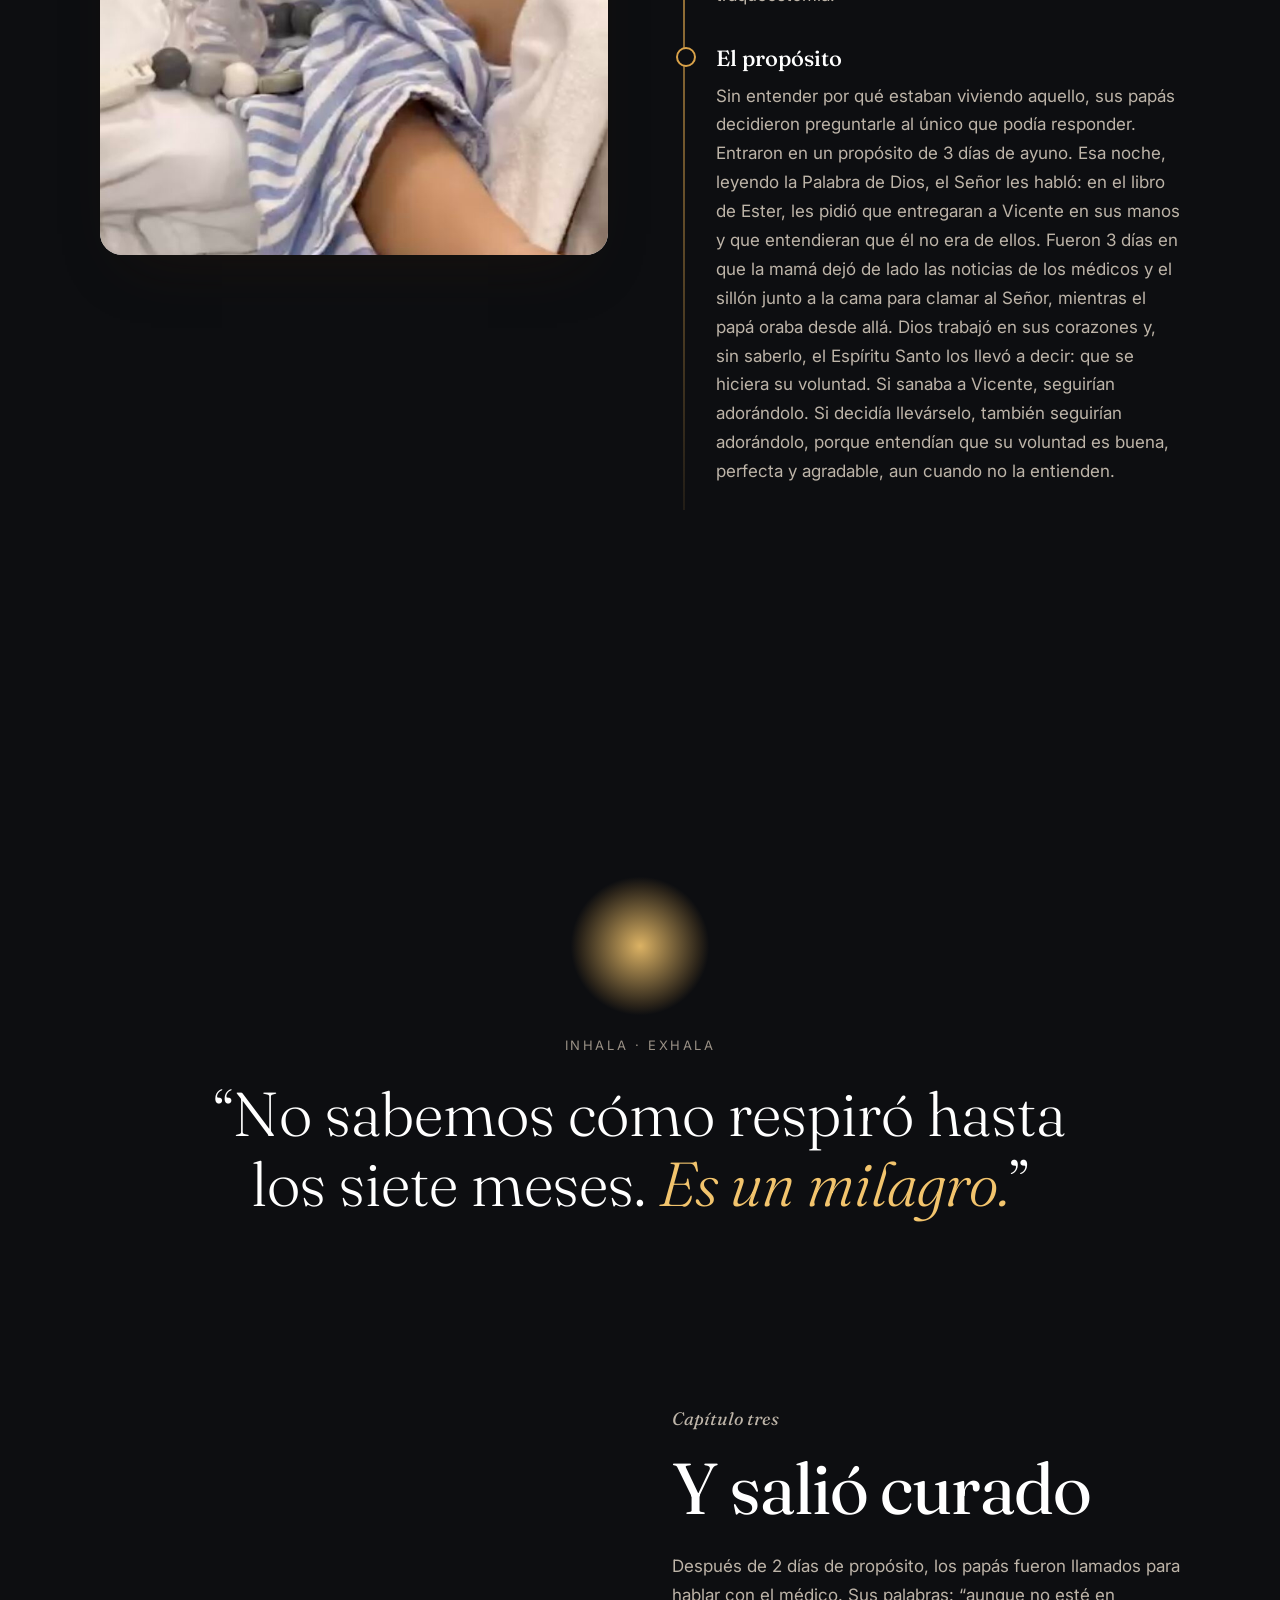
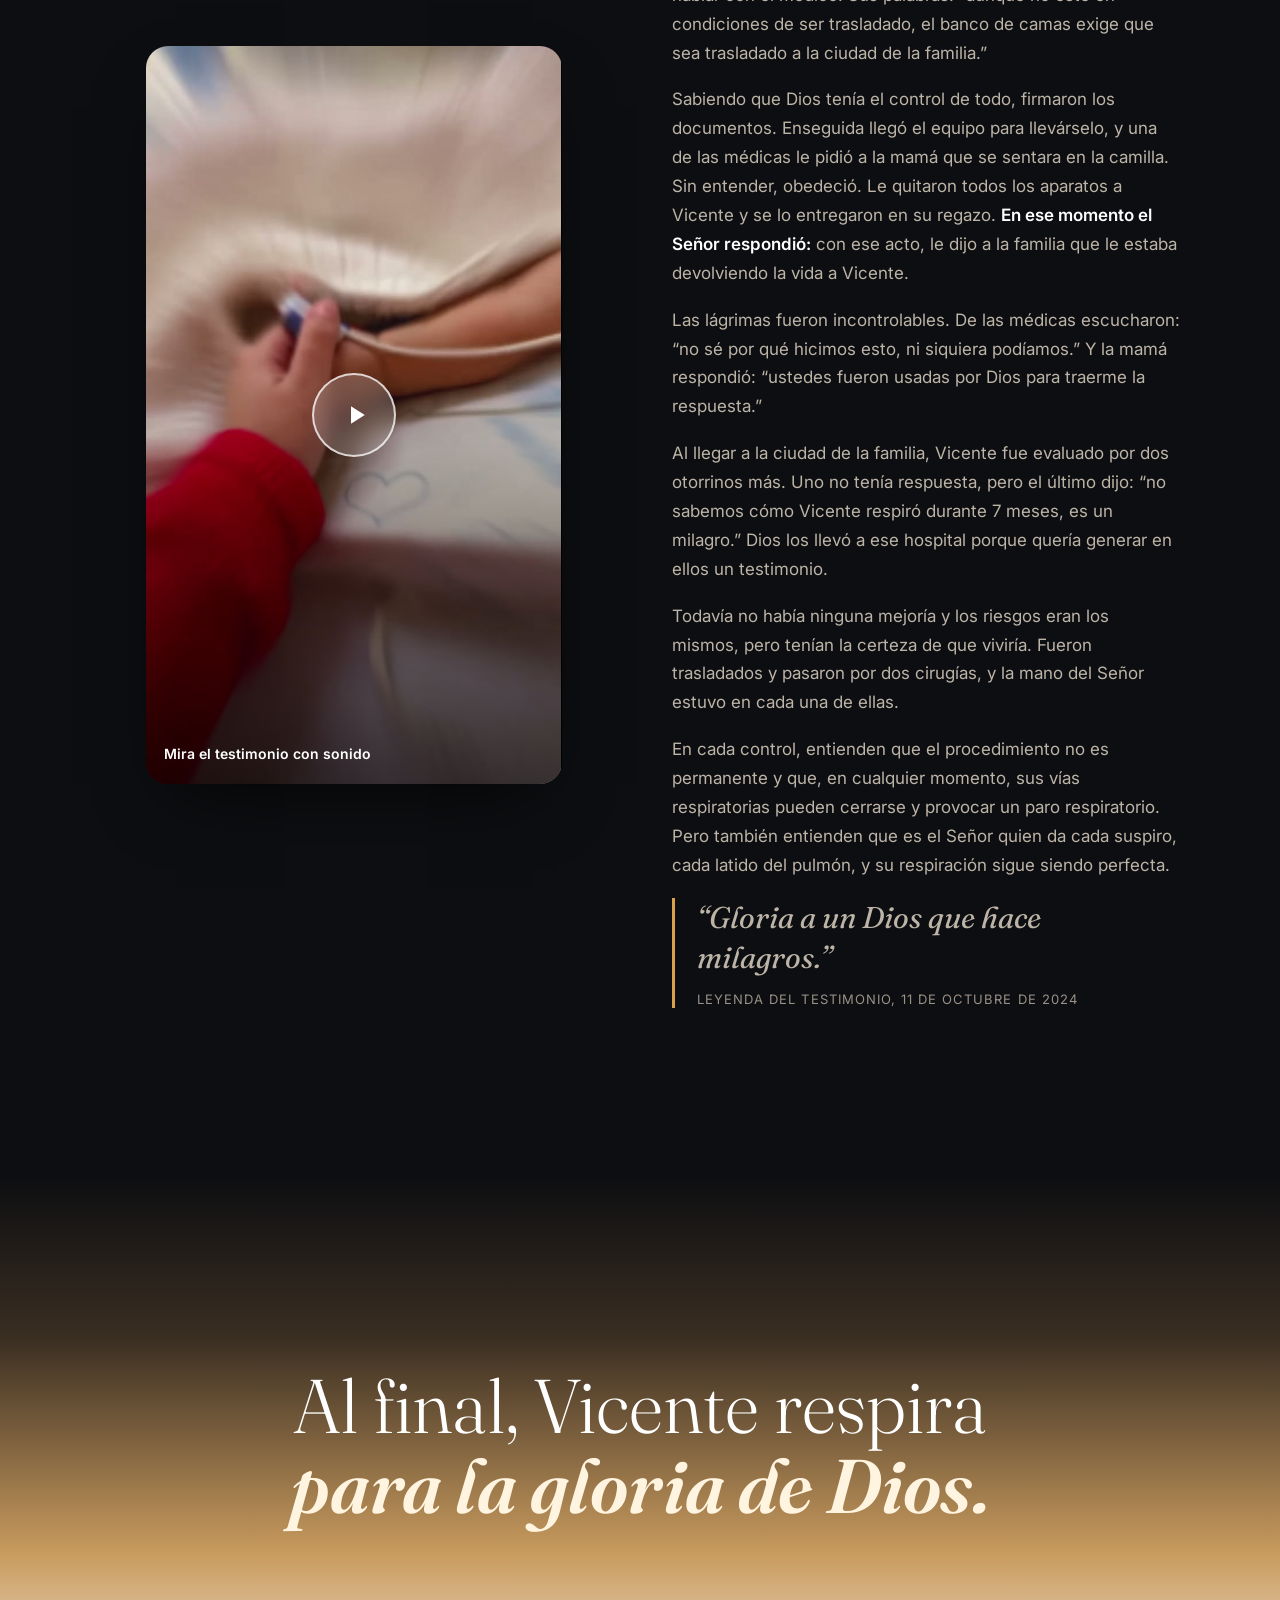
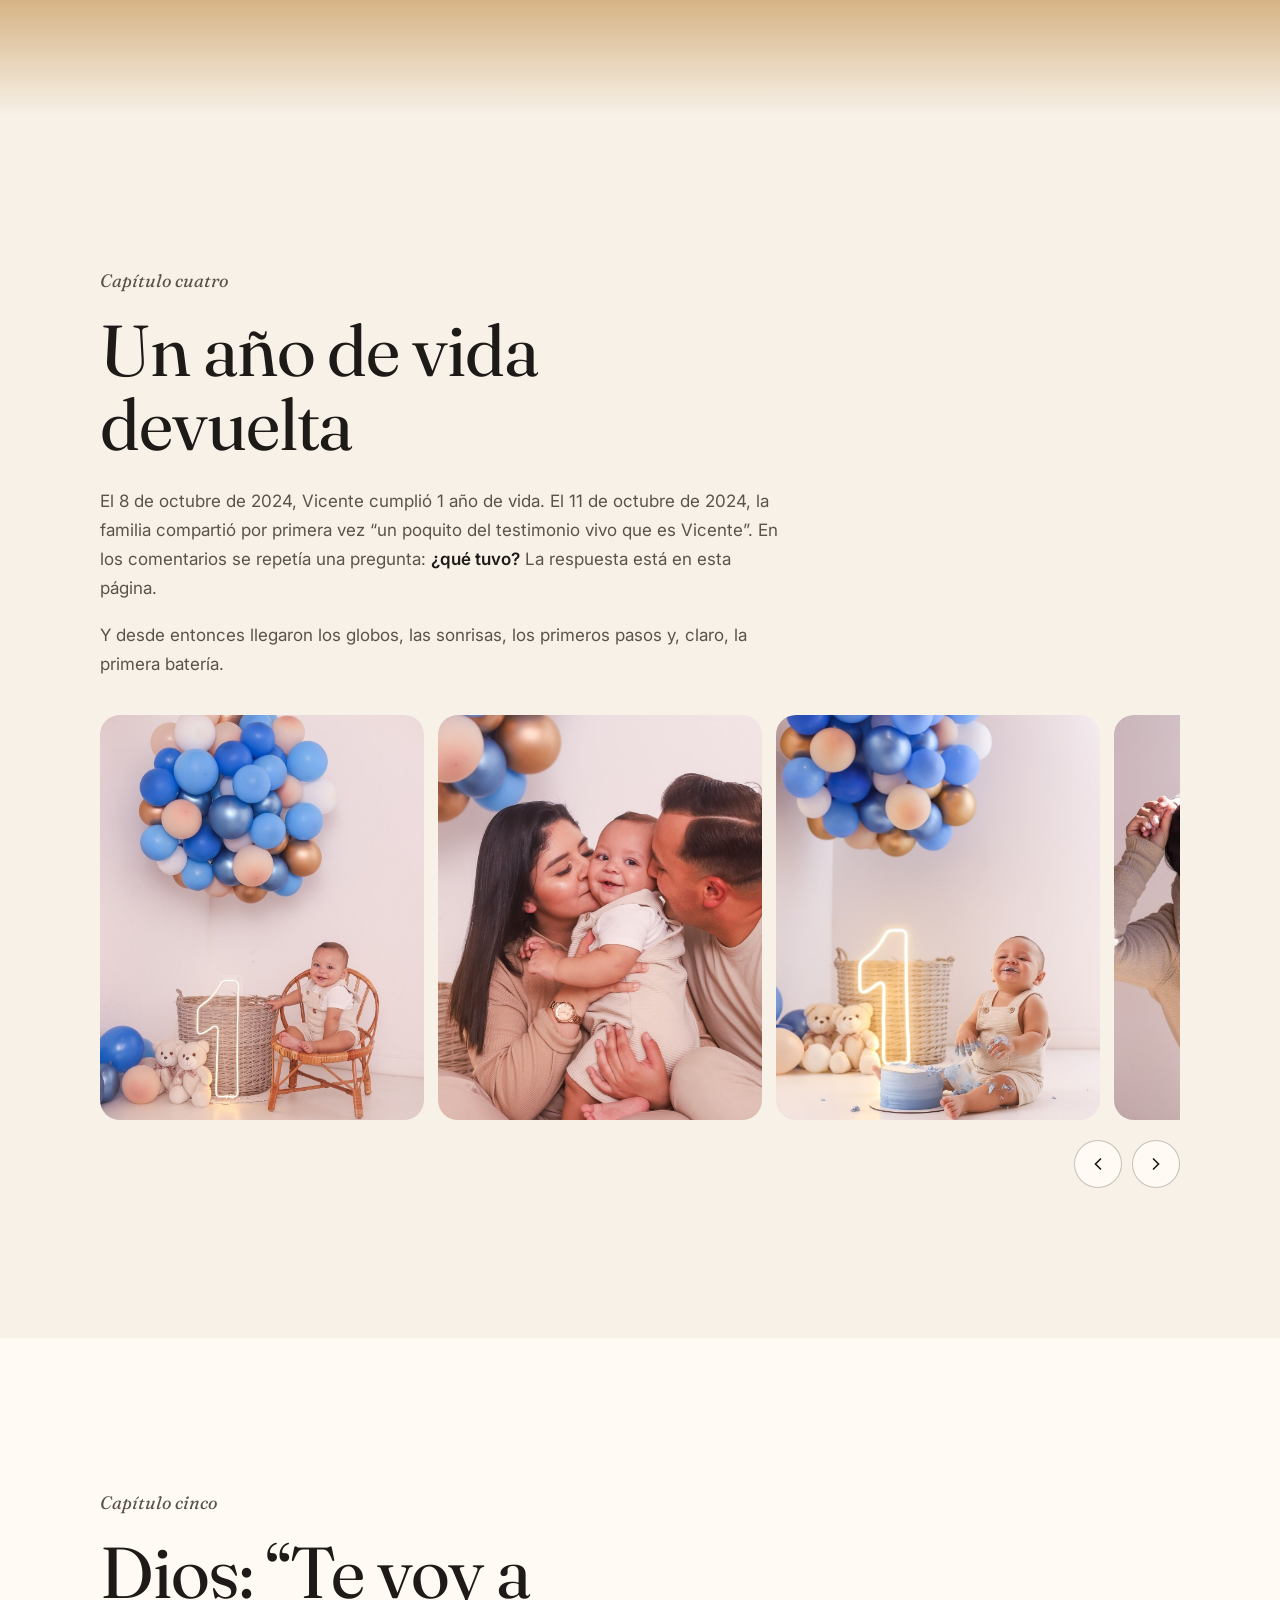
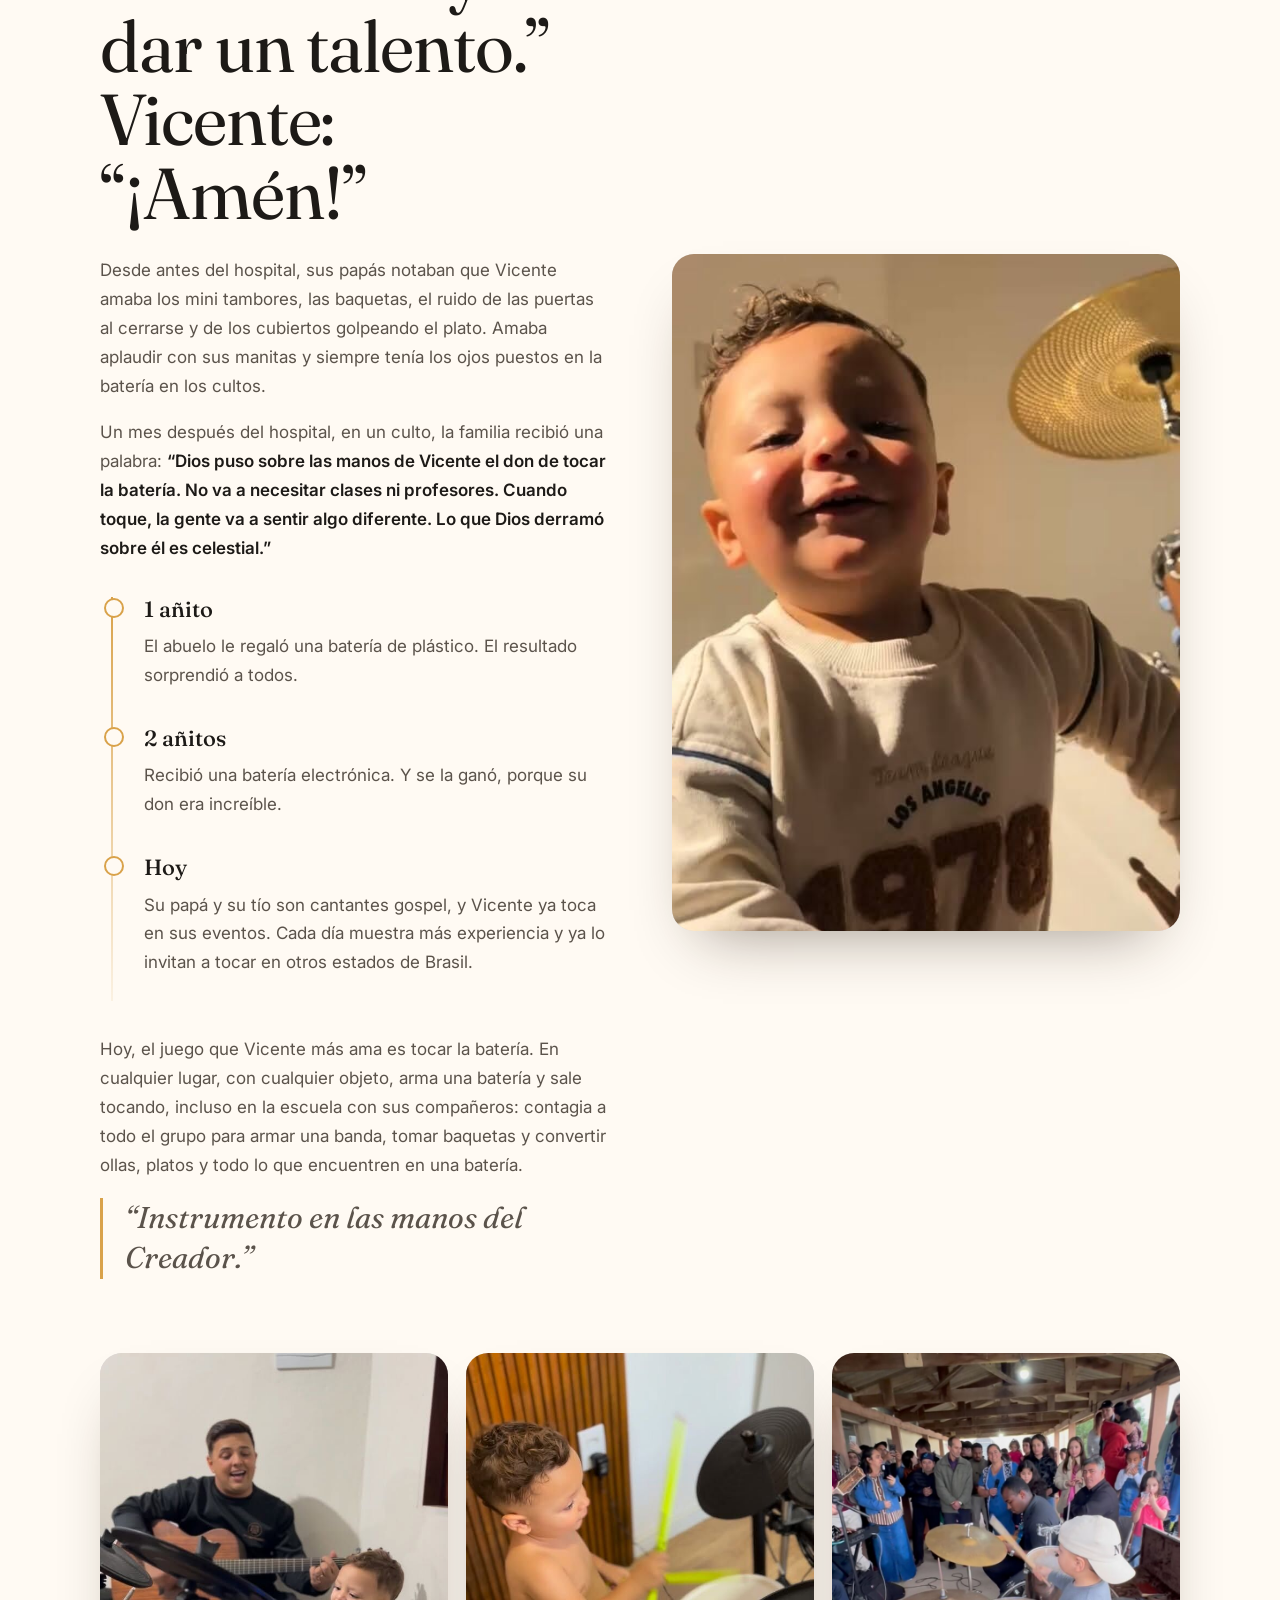
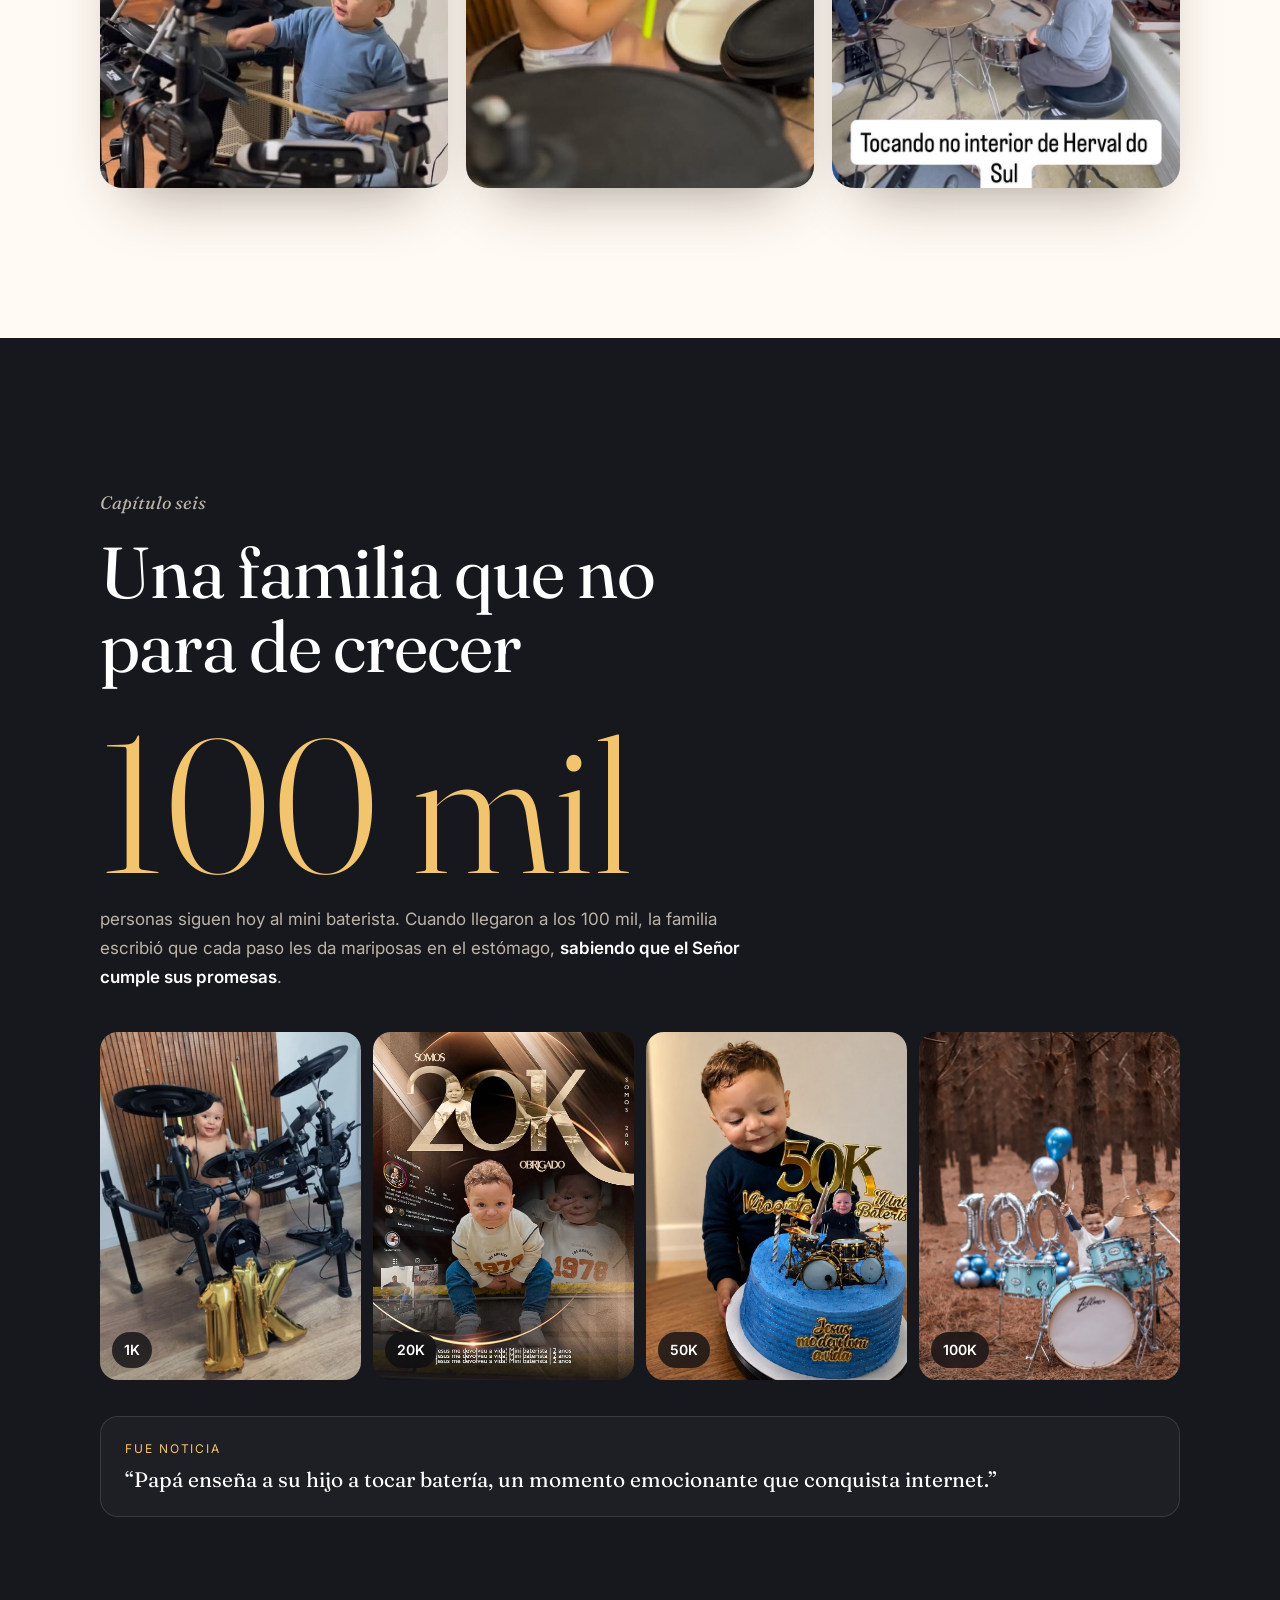
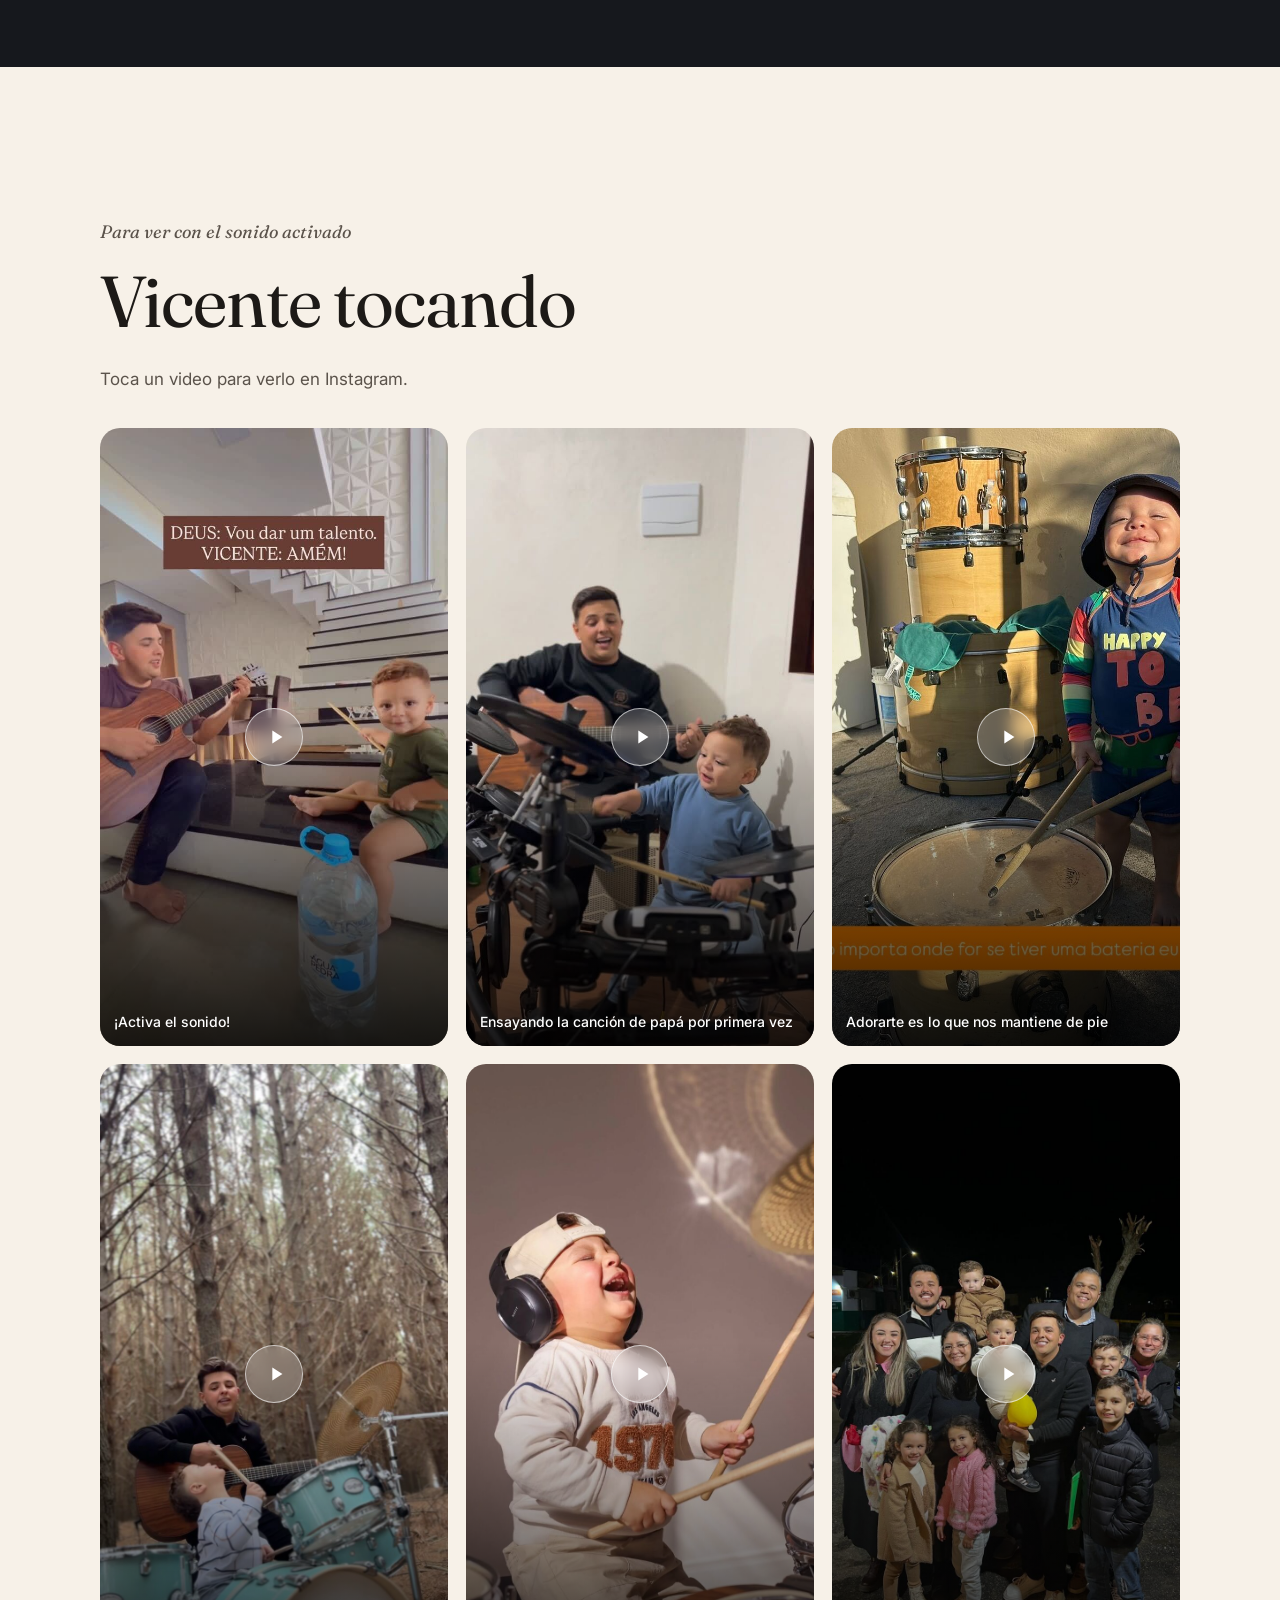
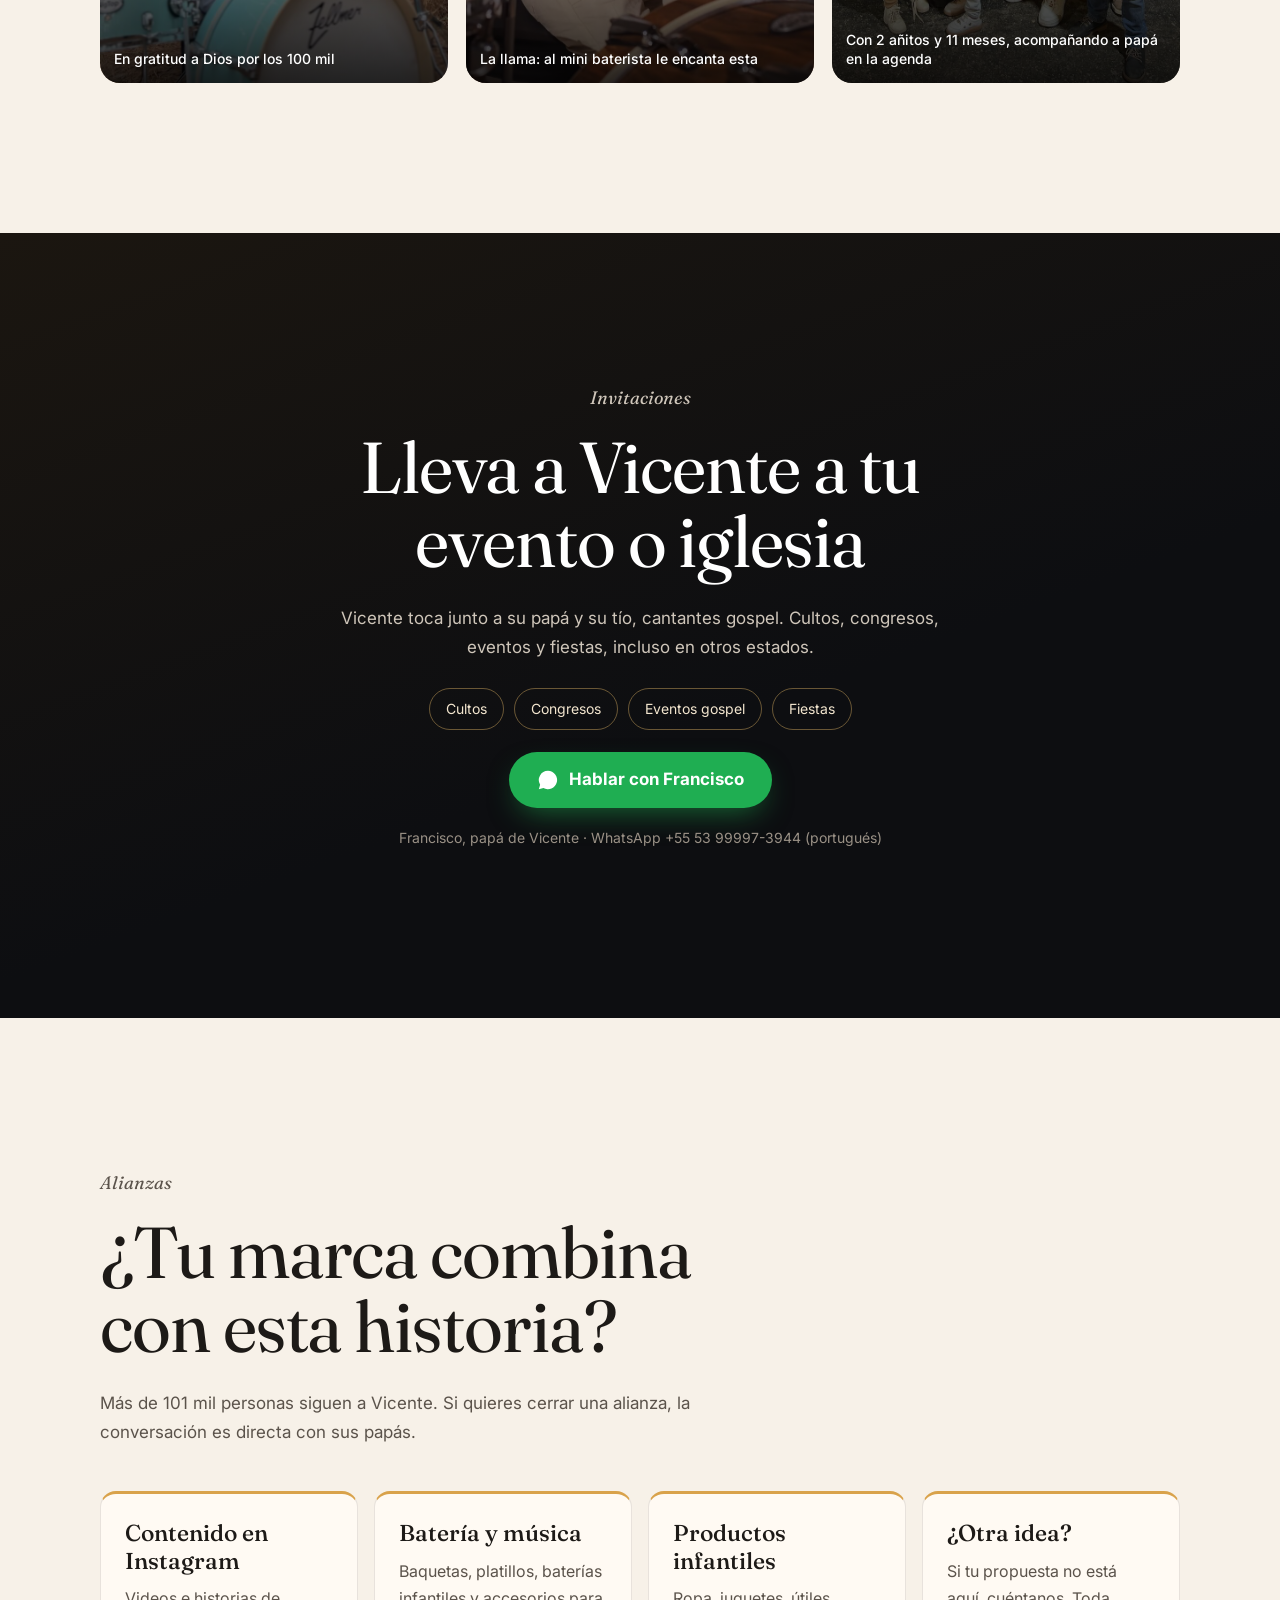
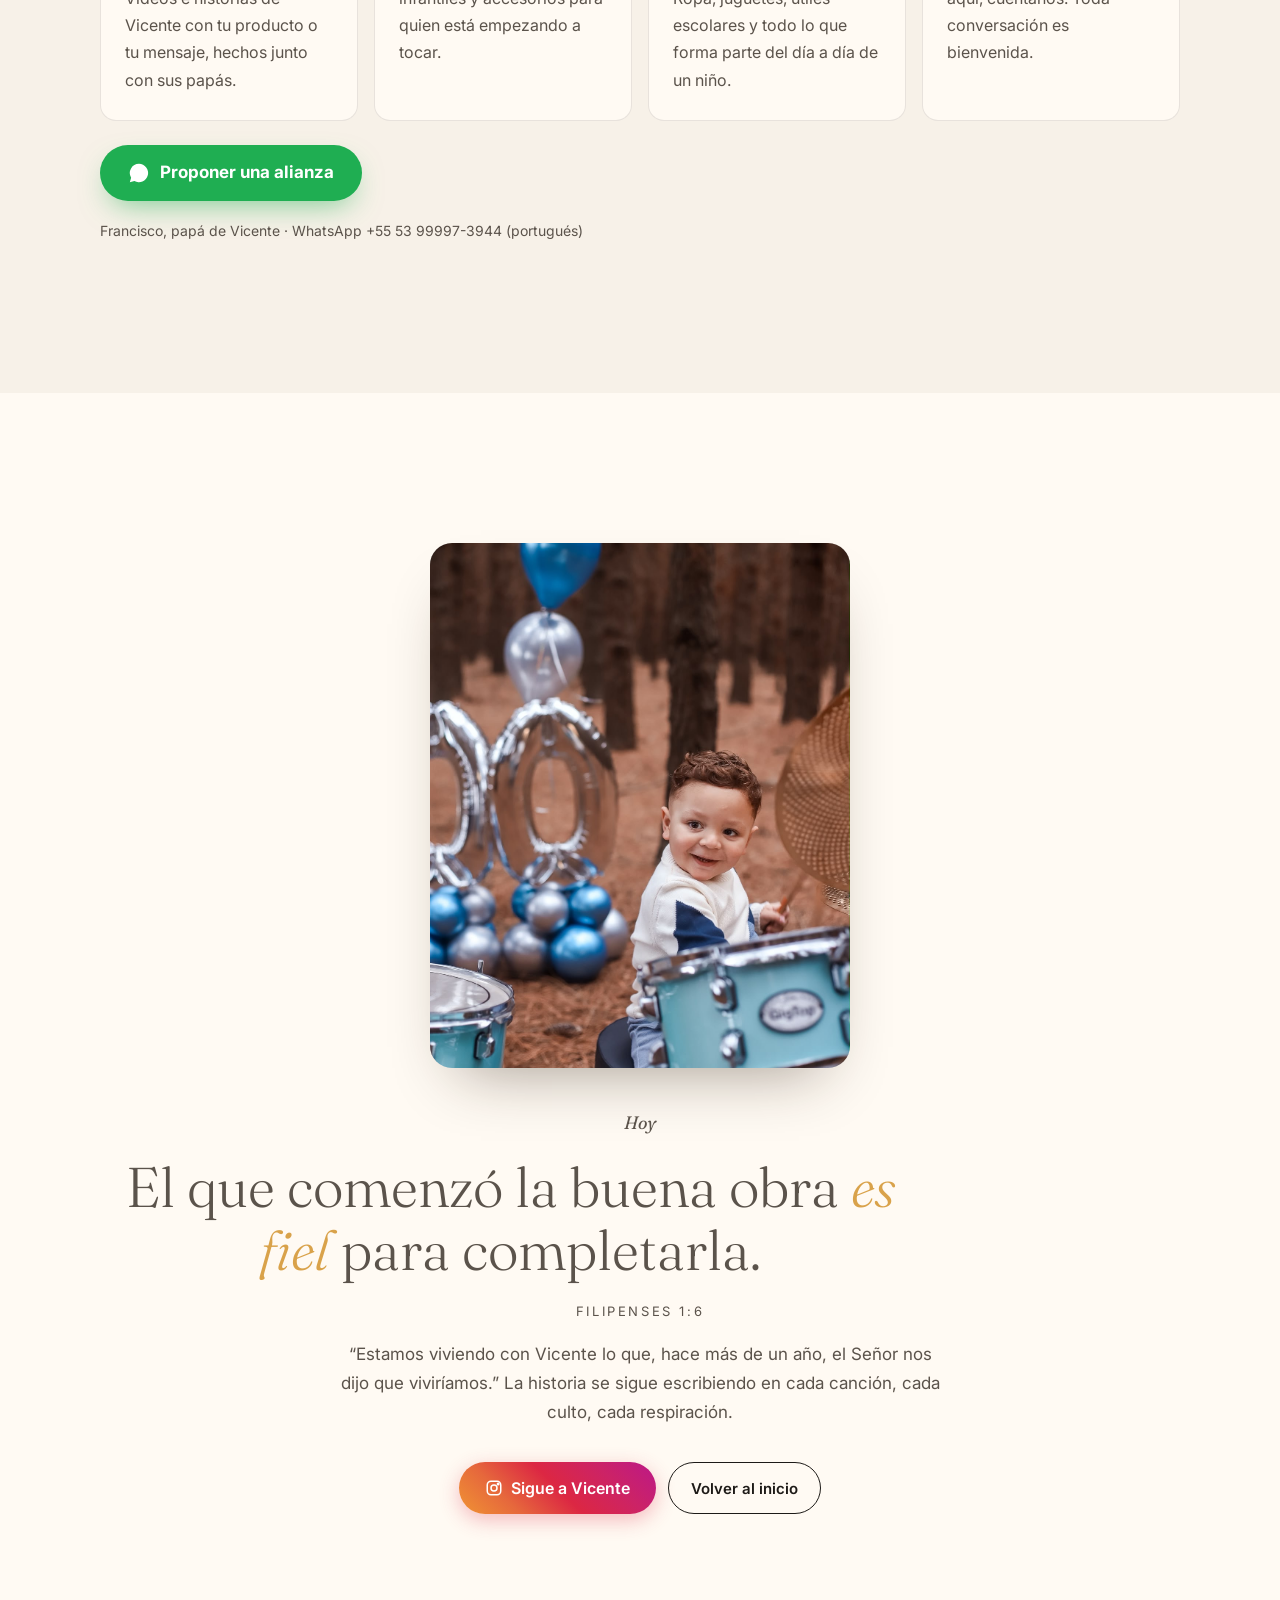
<file: es/index.html>
<!doctype html>
<html lang="es">
<head>
<meta charset="utf-8">
<meta name="viewport" content="width=device-width, initial-scale=1, viewport-fit=cover">
<title>Vicente, el que vence</title>
<meta name="description" content="La historia de Vicente, el mini baterista de Rio Grande, Brasil: de la UCI a los 7 meses hasta las baquetas. Jesús le devolvió la vida.">
<link rel="canonical" href="https://vicentedrums.com.br/es/">
<meta property="og:type" content="website">
<meta property="og:site_name" content="Vicente Drums">
<meta property="og:title" content="Vicente, el que vence">
<meta property="og:description" content="La historia de Vicente, el mini baterista de Rio Grande, Brasil: de la UCI a los 7 meses hasta las baquetas. Jesús le devolvió la vida.">
<meta property="og:url" content="https://vicentedrums.com.br/es/">
<meta property="og:locale" content="es_ES">
<meta property="og:image" content="https://vicentedrums.com.br/img/og-card.jpg">
<meta property="og:image:width" content="1200">
<meta property="og:image:height" content="630">
<meta property="og:image:alt" content="Vicente, el mini baterista, sonriendo junto a su batería">
<meta name="twitter:card" content="summary_large_image">
<meta name="twitter:title" content="Vicente, el que vence">
<meta name="twitter:description" content="La historia de Vicente, el mini baterista de Rio Grande, Brasil: de la UCI a los 7 meses hasta las baquetas. Jesús le devolvió la vida.">
<meta name="twitter:image" content="https://vicentedrums.com.br/img/og-card.jpg">
<link rel="alternate" hreflang="pt-BR" href="https://vicentedrums.com.br/">
<link rel="alternate" hreflang="en" href="https://vicentedrums.com.br/en/">
<link rel="alternate" hreflang="es" href="https://vicentedrums.com.br/es/">
<link rel="alternate" hreflang="x-default" href="https://vicentedrums.com.br/">
<link rel="icon" href="../favicon.ico" sizes="any">
<link rel="apple-touch-icon" href="../apple-touch-icon.png">
<script type="application/ld+json">{"@context": "https://schema.org", "@graph": [{"@type": "WebSite", "@id": "https://vicentedrums.com.br/#site", "url": "https://vicentedrums.com.br/", "name": "Vicente Drums", "inLanguage": ["pt-BR", "en", "es"]}, {"@type": "WebPage", "@id": "https://vicentedrums.com.br/es/#pagina", "url": "https://vicentedrums.com.br/es/", "name": "Vicente, el que vence", "description": "La historia de Vicente, el mini baterista de Rio Grande, Brasil: de la UCI a los 7 meses hasta las baquetas. Jesús le devolvió la vida.", "inLanguage": "es", "isPartOf": {"@id": "https://vicentedrums.com.br/#site"}, "primaryImageOfPage": {"@type": "ImageObject", "url": "https://vicentedrums.com.br/img/og-card.jpg", "width": 1200, "height": 630}}]}</script>
<meta name="theme-color" content="#0d0e11">
<link rel="preconnect" href="https://fonts.googleapis.com">
<link rel="preconnect" href="https://fonts.gstatic.com" crossorigin>
<link href="https://fonts.googleapis.com/css2?family=Fraunces:ital,opsz,wght@0,9..144,300..800;1,9..144,300..700&family=Inter:wght@400;500;600;700&display=swap" rel="stylesheet">
<link rel="stylesheet" href="../style.css">
</head>
<body>
<div class="progresso" id="progresso" aria-hidden="true"></div>
<header class="nav" id="nav">
  <a class="marca" href="#topo">Vicente <em>drums</em></a>
  <div class="nav-dir">
    <nav class="idiomas" aria-label="Idioma / Language">
      <a href=".././" hreflang="pt-BR" lang="pt-BR">PT</a><a href="../en/" hreflang="en" lang="en">EN</a><a href="../es/" hreflang="es" lang="es" aria-current="true">ES</a>
    </nav>
    <a class="btn-ig" href="https://www.instagram.com/vicentedrums_/" target="_blank" rel="noopener"><svg viewBox="0 0 24 24" fill="none" stroke="currentColor" stroke-width="2" aria-hidden="true"><rect x="3" y="3" width="18" height="18" rx="5"/><circle cx="12" cy="12" r="4"/><circle cx="17.5" cy="6.5" r="1" fill="currentColor"/></svg><span class="txt">Seguir</span></a>
  </div>
</header>

<main id="topo">
<section class="hero">
  <div class="hero-img">
    <img class="fundo" src="../img/hero.jpg" alt="" aria-hidden="true">
    <img class="foto-hero" src="../img/hero.jpg" alt="Vicente" fetchpriority="high">
  </div>
  <div class="wrap hero-txt">
    <p class="sobre rv">Un testimonio vivo · Rio Grande, Brasil</p>
    <h1 class="rv d1">Vicente<span>el que vence</span></h1>
    <p class="fala rv d2">“¡Hola, soy Vicente, y hoy voy a tocar una canción para ustedes!”</p>
    <a class="rolar rv d3" href="#sonho"><i></i> Desliza y conoce su historia</a>
  </div>
</section>

<section class="cap" id="sonho">
  <div class="wrap">
    <div class="duo">
      <div class="rv">
        <p class="num">Capítulo uno</p>
        <h2>La respuesta a las oraciones</h2>
        <p>Antes de tener baquetas, Vicente ya tenía ritmo. Él mismo lo cuenta: fue creciendo y poniéndose gordito en la panza de mamá Daniele, le daba muchas pataditas de amor a papá Francisco y <strong>le encantaba escuchar música</strong>.</p>
        <p>En octubre de 2023 llegó, <strong>completamente sano</strong>. Ninguna señal, ningún susto. Y desde entonces, en palabras de su familia, él es</p>
        <p class="citacao">un sueño hecho realidad, la respuesta a las oraciones y el amor de la vida de sus papás.</p>
      </div>
      <div class="foto rv d1" style="aspect-ratio:4/5"><img src="../img/gravidez.jpg" alt="" loading="lazy"></div>
    </div>
    <div class="mosaico" style="margin-top:56px">
      <div class="foto rv"><img src="../img/nascimento.jpg" alt="" loading="lazy"></div>
      <div class="foto rv d1"><img src="../img/papai-berco.jpg" alt="" loading="lazy"></div>
      <div class="foto rv d2"><img src="../img/papai-beijo.jpg" alt="" loading="lazy"></div>
    </div>
  </div>
</section>

<div class="escuro">
<section class="cap" id="uti">
  <div class="wrap">
    <div class="duo inv">
      <div class="rv">
        <p class="num">Capítulo dos</p>
        <h2>La llegada</h2>
        <p>Después de dos días con oxígeno, Vicente tuvo que ser intubado en una sala de urgencias, que no era el lugar adecuado para eso. Necesitaba una cama de UCI para ser trasladado, pero el único hospital con UCI pediátrica estaba enfrentando la inundación. No había UCI móvil en la ciudad, ni cama. Después de algunas horas, la familia consiguió una cama en una ciudad vecina y también una ambulancia.</p>
        <ol class="linha-tempo">
          <li class="rv"><b>Una semana en la UCI</b><span>Los exámenes decían que ya no había virus en el cuerpo de Vicente, pero todavía no lograba respirar solo.</span></li>
          <li class="rv d1"><b>Sin diagnóstico</b><span>Después de pasar por varios especialistas, simplemente no tenía diagnóstico. El médico dijo: “ya no podemos intubarlo, las vías respiratorias están comprometidas. Lamentablemente, si no hay mejoría en los próximos días, puede llegar a un paro respiratorio y necesitar una traqueostomía.”</span></li>
          <li class="rv d2"><b>El propósito</b><span>Sin entender por qué estaban viviendo aquello, sus papás decidieron preguntarle al único que podía responder. Entraron en un propósito de 3 días de ayuno. Esa noche, leyendo la Palabra de Dios, el Señor les habló: en el libro de Ester, les pidió que entregaran a Vicente en sus manos y que entendieran que él no era de ellos. Fueron 3 días en que la mamá dejó de lado las noticias de los médicos y el sillón junto a la cama para clamar al Señor, mientras el papá oraba desde allá. Dios trabajó en sus corazones y, sin saberlo, el Espíritu Santo los llevó a decir: que se hiciera su voluntad. Si sanaba a Vicente, seguirían adorándolo. Si decidía llevárselo, también seguirían adorándolo, porque entendían que su voluntad es buena, perfecta y agradable, aun cuando no la entienden.</span></li>
        </ol>
      </div>
      <div class="foto rv d1" style="aspect-ratio:3/4"><img src="../img/uti-dormindo.jpg" alt="" loading="lazy"></div>
    </div>
  </div>
</section>

<section class="medicos">
  <div class="wrap">
    <div class="respiro rv" aria-hidden="true"><div class="pulmao"></div><p>inhala · exhala</p></div>
    <blockquote class="rv d1">“No sabemos cómo respiró hasta los siete meses. <em>Es un milagro.</em>”</blockquote>
    <cite class="rv d2">Lo que la familia escuchó de los médicos</cite>
  </div>
</section>

<section class="cap" style="padding-top:0">
  <div class="wrap">
    <div class="duo">
      <div class="rv">
        <div class="video-box" id="videoBox">
          <video id="video" src="../video/testemunho.mp4" poster="../img/testemunho-capa.jpg" preload="none" playsinline aria-label="Video del testimonio: del hospital a sus primeros pasos"></video>
          <button class="video-play" type="button" id="videoPlay"><span class="circ"><svg viewBox="0 0 24 24" fill="#fff" aria-hidden="true"><path d="M8 5v14l11-7z"/></svg></span><span class="rot">Mira el testimonio con sonido</span></button>
        </div>
      </div>
      <div class="rv d1">
        <p class="num">Capítulo tres</p>
        <h2>Y salió curado</h2>
        <p>Después de 2 días de propósito, los papás fueron llamados para hablar con el médico. Sus palabras: “aunque no esté en condiciones de ser trasladado, el banco de camas exige que sea trasladado a la ciudad de la familia.”</p>
        <p>Sabiendo que Dios tenía el control de todo, firmaron los documentos. Enseguida llegó el equipo para llevárselo, y una de las médicas le pidió a la mamá que se sentara en la camilla. Sin entender, obedeció. Le quitaron todos los aparatos a Vicente y se lo entregaron en su regazo. <strong>En ese momento el Señor respondió:</strong> con ese acto, le dijo a la familia que le estaba devolviendo la vida a Vicente.</p>
        <p>Las lágrimas fueron incontrolables. De las médicas escucharon: “no sé por qué hicimos esto, ni siquiera podíamos.” Y la mamá respondió: “ustedes fueron usadas por Dios para traerme la respuesta.”</p>
        <p>Al llegar a la ciudad de la familia, Vicente fue evaluado por dos otorrinos más. Uno no tenía respuesta, pero el último dijo: “no sabemos cómo Vicente respiró durante 7 meses, es un milagro.” Dios los llevó a ese hospital porque quería generar en ellos un testimonio.</p>
        <p>Todavía no había ninguna mejoría y los riesgos eran los mismos, pero tenían la certeza de que viviría. Fueron trasladados y pasaron por dos cirugías, y la mano del Señor estuvo en cada una de ellas.</p>
        <p>En cada control, entienden que el procedimiento no es permanente y que, en cualquier momento, sus vías respiratorias pueden cerrarse y provocar un paro respiratorio. Pero también entienden que es el Señor quien da cada suspiro, cada latido del pulmón, y su respiración sigue siendo perfecta.</p>
        <p class="citacao">“Gloria a un Dios que hace milagros.”<small>Leyenda del testimonio, 11 de octubre de 2024</small></p>
      </div>
    </div>
  </div>
</section>
</div>

<section class="virada">
  <div class="wrap"><h2 class="rv">Al final, Vicente respira<strong>para la gloria de Dios.</strong></h2></div>
</section>

<section class="cap" id="vida">
  <div class="wrap">
    <div class="estreito rv">
      <p class="num">Capítulo cuatro</p>
      <h2>Un año de vida devuelta</h2>
      <p>El 8 de octubre de 2024, Vicente cumplió 1 año de vida. El 11 de octubre de 2024, la familia compartió por primera vez “un poquito del testimonio vivo que es Vicente”. En los comentarios se repetía una pregunta: <strong>¿qué tuvo?</strong> La respuesta está en esta página.</p>
      <p>Y desde entonces llegaron los globos, las sonrisas, los primeros pasos y, claro, la primera batería.</p>
    </div>
    <div class="carrossel rv d1">
      <div class="trilho" id="trilho" tabindex="0">
        <figure><img src="../img/um-ano.jpg" alt="" loading="lazy"></figure>
        <figure><img src="../img/familia-beijo.jpg" alt="" loading="lazy"></figure>
        <figure><img src="../img/um-ano-bolo.jpg" alt="" loading="lazy"></figure>
        <figure><img src="../img/mamae-colo.jpg" alt="" loading="lazy"></figure>
        <figure><img src="../img/rua.jpg" alt="" loading="lazy"></figure>
        <figure><img src="../img/ceu.jpg" alt="" loading="lazy"></figure>
        <figure><img src="../img/maos.jpg" alt="" loading="lazy"></figure>
      </div>
      <div class="setas">
        <button type="button" data-dir="-1" aria-label="Foto anterior"><svg viewBox="0 0 24 24" fill="none" stroke="currentColor" stroke-width="2" stroke-linecap="round"><path d="M15 18l-6-6 6-6"/></svg></button>
        <button type="button" data-dir="1" aria-label="Foto siguiente"><svg viewBox="0 0 24 24" fill="none" stroke="currentColor" stroke-width="2" stroke-linecap="round"><path d="M9 6l6 6-6 6"/></svg></button>
      </div>
    </div>
  </div>
</section>

<section class="cap" id="baquetas" style="background:var(--papel)">
  <div class="wrap">
    <div class="duo">
      <div class="rv">
        <p class="num">Capítulo cinco</p>
        <h2>Dios: “Te voy a dar un talento.”<br>Vicente: “¡Amén!”</h2>
        <p>Desde antes del hospital, sus papás notaban que Vicente amaba los mini tambores, las baquetas, el ruido de las puertas al cerrarse y de los cubiertos golpeando el plato. Amaba aplaudir con sus manitas y siempre tenía los ojos puestos en la batería en los cultos.</p>
        <p>Un mes después del hospital, en un culto, la familia recibió una palabra: <strong>“Dios puso sobre las manos de Vicente el don de tocar la batería. No va a necesitar clases ni profesores. Cuando toque, la gente va a sentir algo diferente. Lo que Dios derramó sobre él es celestial.”</strong></p>
        <ol class="linha-tempo clara">
          <li class="rv"><b>1 añito</b><span>El abuelo le regaló una batería de plástico. El resultado sorprendió a todos.</span></li>
          <li class="rv d1"><b>2 añitos</b><span>Recibió una batería electrónica. Y se la ganó, porque su don era increíble.</span></li>
          <li class="rv d2"><b>Hoy</b><span>Su papá y su tío son cantantes gospel, y Vicente ya toca en sus eventos. Cada día muestra más experiencia y ya lo invitan a tocar en otros estados de Brasil.</span></li>
        </ol>
        <p>Hoy, el juego que Vicente más ama es tocar la batería. En cualquier lugar, con cualquier objeto, arma una batería y sale tocando, incluso en la escuela con sus compañeros: contagia a todo el grupo para armar una banda, tomar baquetas y convertir ollas, platos y todo lo que encuentren en una batería.</p>
        <p class="citacao">“Instrumento en las manos del Creador.”</p>
      </div>
      <div class="foto rv d1" style="aspect-ratio:3/4"><img src="../img/riso-bateria.jpg" alt="" loading="lazy"></div>
    </div>
    <div class="mosaico" style="margin-top:56px">
      <div class="foto rv"><img src="../img/papai-violao.jpg" alt="" loading="lazy"></div>
      <div class="foto rv d1"><img src="../img/talento.jpg" alt="" loading="lazy"></div>
      <div class="foto rv d2"><img src="../img/herval.jpg" alt="" loading="lazy"></div>
    </div>
  </div>
</section>

<section class="cap marcas" id="marcas">
  <div class="wrap">
    <div class="estreito">
      <p class="num rv">Capítulo seis</p>
      <h2 class="rv">Una familia que no para de crecer</h2>
      <div class="contador rv d1" id="contador" data-alvo="101" data-suf="mil">0</div>
      <p class="rv d2">personas siguen hoy al mini baterista. Cuando llegaron a los 100 mil, la familia escribió que cada paso les da mariposas en el estómago, <strong>sabiendo que el Señor cumple sus promesas</strong>.</p>
    </div>
    <div class="degraus">
      <div class="degrau rv"><img src="../img/mil.jpg" alt="" loading="lazy"><b>1K</b></div>
      <div class="degrau rv d1"><img src="../img/poster-20k.jpg" alt="" loading="lazy"><b>20K</b></div>
      <div class="degrau rv d2"><img src="../img/bolo-50k.jpg" alt="" loading="lazy"><b>50K</b></div>
      <div class="degrau rv d3"><img src="../img/cem-mil.jpg" alt="" loading="lazy"><b>100K</b></div>
    </div>
    <div class="noticia rv"><small>Fue noticia</small><p>“Papá enseña a su hijo a tocar batería, un momento emocionante que conquista internet.”</p></div>
  </div>
</section>

<section class="cap" id="reels">
  <div class="wrap">
    <div class="estreito rv">
      <p class="num">Para ver con el sonido activado</p>
      <h2>Vicente tocando</h2>
      <p>Toca un video para verlo en Instagram.</p>
    </div>
    <div class="reels"><a class="reel rv" href="https://www.instagram.com/reel/DUUIFPiAQDC/" target="_blank" rel="noopener"><img src="../img/fone-sorriso.jpg" alt="" loading="lazy"><div class="play"><svg viewBox="0 0 24 24" fill="#fff"><path d="M8 5v14l11-7z"/></svg></div><span>¡Activa el sonido!</span></a><a class="reel rv d1" href="https://www.instagram.com/reel/Da-nTHERC54/" target="_blank" rel="noopener"><img src="../img/papai-violao.jpg" alt="" loading="lazy"><div class="play"><svg viewBox="0 0 24 24" fill="#fff"><path d="M8 5v14l11-7z"/></svg></div><span>Ensayando la canción de papá por primera vez</span></a><a class="reel rv d2" href="https://www.instagram.com/reel/DXp4K47j1q_/" target="_blank" rel="noopener"><img src="../img/chapeu.jpg" alt="" loading="lazy"><div class="play"><svg viewBox="0 0 24 24" fill="#fff"><path d="M8 5v14l11-7z"/></svg></div><span>Adorarte es lo que nos mantiene de pie</span></a><a class="reel rv" href="https://www.instagram.com/reel/DdXdqI4P-_u/" target="_blank" rel="noopener"><img src="../img/floresta.jpg" alt="" loading="lazy"><div class="play"><svg viewBox="0 0 24 24" fill="#fff"><path d="M8 5v14l11-7z"/></svg></div><span>En gratitud a Dios por los 100 mil</span></a><a class="reel rv d1" href="https://www.instagram.com/reel/DdumxbAP5nf/" target="_blank" rel="noopener"><img src="../img/fone-riso.jpg" alt="" loading="lazy"><div class="play"><svg viewBox="0 0 24 24" fill="#fff"><path d="M8 5v14l11-7z"/></svg></div><span>La llama: al mini baterista le encanta esta</span></a><a class="reel rv d2" href="https://www.instagram.com/reel/DdiBmXzxNul/" target="_blank" rel="noopener"><img src="../img/noite-igreja.jpg" alt="" loading="lazy"><div class="play"><svg viewBox="0 0 24 24" fill="#fff"><path d="M8 5v14l11-7z"/></svg></div><span>Con 2 añitos y 11 meses, acompañando a papá en la agenda</span></a></div>
  </div>
</section>

<section class="cap contato" id="convite">
  <div class="wrap">
    <p class="num rv">Invitaciones</p>
    <h2 class="rv">Lleva a Vicente a tu evento o iglesia</h2>
    <p class="rv d1">Vicente toca junto a su papá y su tío, cantantes gospel. Cultos, congresos, eventos y fiestas, incluso en otros estados.</p>
    <ul class="tipos rv d1"><li>Cultos</li><li>Congresos</li><li>Eventos gospel</li><li>Fiestas</li></ul>
    <a class="btn-wa rv d2" href="https://wa.me/5553999973944?text=%C2%A1Hola%2C%20Francisco%21%20Vi%20el%20sitio%20de%20Vicente%20y%20quiero%20invitarlo%20a%20tocar%20en%20mi%20evento/iglesia." target="_blank" rel="noopener"><svg viewBox="0 0 24 24" fill="currentColor" aria-hidden="true"><path d="M17.5 14.4c-.3-.1-1.8-.9-2-1-.3-.1-.5-.1-.7.1-.2.3-.8 1-.9 1.2-.2.2-.3.2-.6.1-.3-.1-1.3-.5-2.4-1.5-.9-.8-1.5-1.8-1.7-2.1-.2-.3 0-.5.1-.6l.4-.5.3-.5c.1-.2 0-.4 0-.5l-.9-2.2c-.2-.6-.5-.5-.7-.5h-.6c-.2 0-.5.1-.8.4-.3.3-1 1-1 2.5s1.1 2.9 1.2 3.1c.1.2 2.1 3.2 5.1 4.5.7.3 1.3.5 1.7.6.7.2 1.4.2 1.9.1.6-.1 1.8-.7 2-1.4.3-.7.3-1.3.2-1.4-.1-.1-.3-.2-.6-.3zM12 2a10 10 0 0 0-8.6 15.1L2 22l5-1.3A10 10 0 1 0 12 2z"/></svg>Hablar con Francisco</a>
    <p class="quem rv d2">Francisco, papá de Vicente · WhatsApp +55 53 99997-3944 (portugués)</p>
  </div>
</section>

<section class="cap parc" id="parcerias">
  <div class="wrap">
    <div class="estreito rv">
      <p class="num">Alianzas</p>
      <h2>¿Tu marca combina con esta historia?</h2>
      <p>Más de 101 mil personas siguen a Vicente. Si quieres cerrar una alianza, la conversación es directa con sus papás.</p>
    </div>
    <div class="cards rv d1" tabindex="0">
      <article class="card"><h3>Contenido en Instagram</h3><p>Videos e historias de Vicente con tu producto o tu mensaje, hechos junto con sus papás.</p></article>
      <article class="card"><h3>Batería y música</h3><p>Baquetas, platillos, baterías infantiles y accesorios para quien está empezando a tocar.</p></article>
      <article class="card"><h3>Productos infantiles</h3><p>Ropa, juguetes, útiles escolares y todo lo que forma parte del día a día de un niño.</p></article>
      <article class="card"><h3>¿Otra idea?</h3><p>Si tu propuesta no está aquí, cuéntanos. Toda conversación es bienvenida.</p></article>
    </div>
    <a class="btn-wa rv d2" href="https://wa.me/5553999973944?text=%C2%A1Hola%2C%20Francisco%21%20Vine%20por%20el%20sitio%20de%20Vicente%20y%20quiero%20conversar%20sobre%20una%20alianza%20con%20mi%20marca." target="_blank" rel="noopener"><svg viewBox="0 0 24 24" fill="currentColor" aria-hidden="true"><path d="M17.5 14.4c-.3-.1-1.8-.9-2-1-.3-.1-.5-.1-.7.1-.2.3-.8 1-.9 1.2-.2.2-.3.2-.6.1-.3-.1-1.3-.5-2.4-1.5-.9-.8-1.5-1.8-1.7-2.1-.2-.3 0-.5.1-.6l.4-.5.3-.5c.1-.2 0-.4 0-.5l-.9-2.2c-.2-.6-.5-.5-.7-.5h-.6c-.2 0-.5.1-.8.4-.3.3-1 1-1 2.5s1.1 2.9 1.2 3.1c.1.2 2.1 3.2 5.1 4.5.7.3 1.3.5 1.7.6.7.2 1.4.2 1.9.1.6-.1 1.8-.7 2-1.4.3-.7.3-1.3.2-1.4-.1-.1-.3-.2-.6-.3zM12 2a10 10 0 0 0-8.6 15.1L2 22l5-1.3A10 10 0 1 0 12 2z"/></svg>Proponer una alianza</a>
    <p class="quem-parc rv d2">Francisco, papá de Vicente · WhatsApp +55 53 99997-3944 (portugués)</p>
  </div>
</section>

<section class="cap final" id="hoje">
  <div class="wrap">
    <div class="foto rv"><img src="../img/final-bateria.jpg" alt="Vicente sonriendo, sentado frente a una batería turquesa, con globos plateados y azules al fondo" loading="lazy"></div>
    <p class="num rv">Hoy</p>
    <p class="versiculo rv d1">El que comenzó la buena obra <em>es fiel</em> para completarla.</p>
    <p class="ref rv d2">Filipenses 1:6</p>
    <p class="rv" style="max-width:600px;margin:0 auto 36px;color:var(--tinta2)">“Estamos viviendo con Vicente lo que, hace más de un año, el Señor nos dijo que viviríamos.” La historia se sigue escribiendo en cada canción, cada culto, cada respiración.</p>
    <div class="acoes rv">
      <a class="btn-ig" href="https://www.instagram.com/vicentedrums_/" target="_blank" rel="noopener"><svg viewBox="0 0 24 24" fill="none" stroke="currentColor" stroke-width="2" aria-hidden="true"><rect x="3" y="3" width="18" height="18" rx="5"/><circle cx="12" cy="12" r="4"/><circle cx="17.5" cy="6.5" r="1" fill="currentColor"/></svg>Sigue a Vicente</a>
      <a class="btn-sec" href="#topo">Volver al inicio</a>
    </div>
  </div>
</section>
</main>

<footer>
  Vicente Drums · Rio Grande, RS<br>
  <a href="privacidad.html">Privacidad y términos</a><br>
  <a href="https://zebubit.com.br" target="_blank" rel="noopener">Desarrollado por Zebubit Assessoria</a>
</footer>
<button class="som" id="som" type="button" aria-pressed="false" data-tocar="Escucha a Vicente tocar" data-pausar="Pausar">
  <span class="ico" aria-hidden="true"><svg class="i-play" viewBox="0 0 24 24" fill="currentColor"><path d="M8 5v14l11-7z"/></svg><span class="barras"><i></i><i></i><i></i><i></i></span></span>
  <span class="txt"><b id="somTxt">Escucha a Vicente tocar</b><small>con papá en la guitarra</small></span>
</button>
<audio id="audio" src="../audio/vicente-tocando.mp3" preload="none"></audio>
<script src="../app.js"></script>
</body>
</html>
</file>
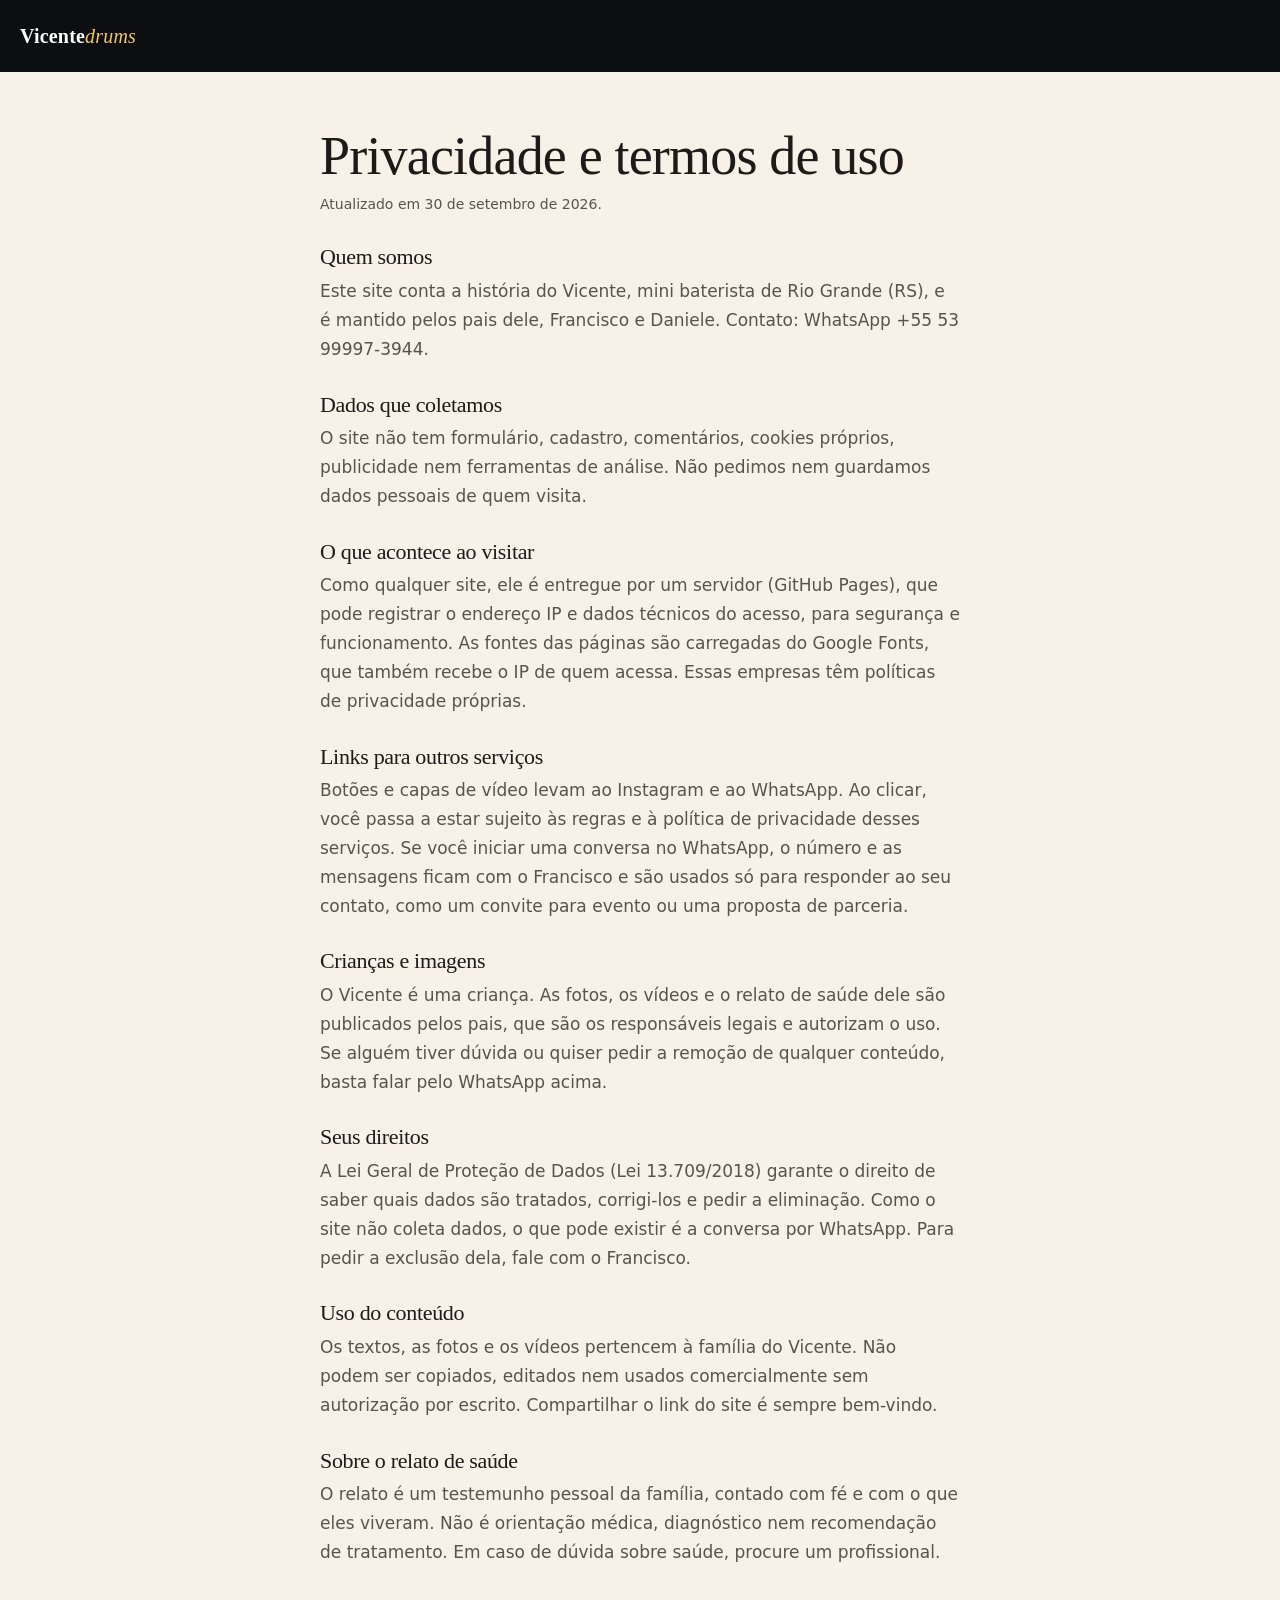
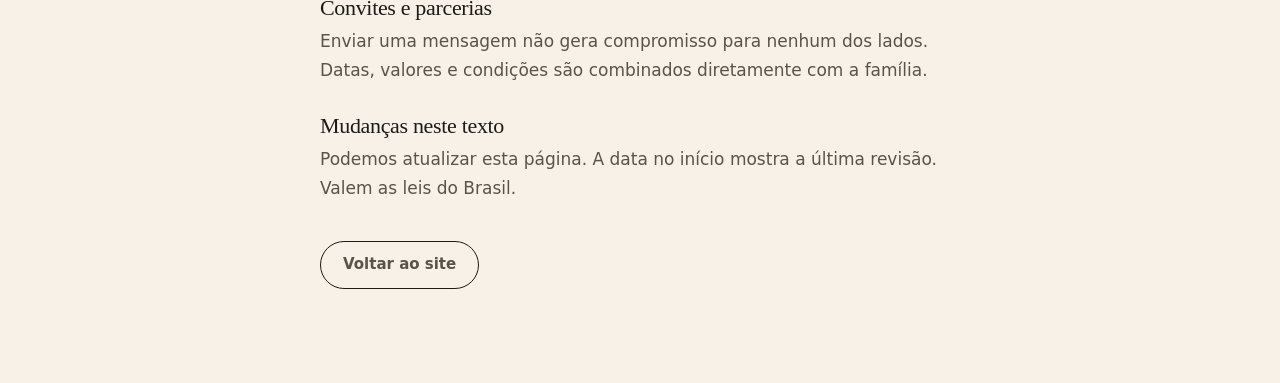
<file: privacidade.html>
<!doctype html>
<html lang="pt-BR">
<head>
<meta charset="utf-8">
<meta name="viewport" content="width=device-width, initial-scale=1, viewport-fit=cover">
<title>Privacidade e termos de uso · Vicente Drums</title>
<meta name="description" content="Privacidade e termos de uso · Vicente Drums">
<link rel="canonical" href="https://vicentedrums.com.br/privacidade.html">
<meta name="theme-color" content="#0d0e11">
<link rel="icon" href="favicon.ico" sizes="any">
<link rel="apple-touch-icon" href="apple-touch-icon.png">
<link rel="stylesheet" href="style.css">
</head>
<body class="legal">
<header class="nav scrolled"><a class="marca" href="./">Vicente <em>drums</em></a></header>
<main class="cap"><div class="wrap estreito">
<h1>Privacidade e termos de uso</h1><p class="atual">Atualizado em 30 de setembro de 2026.</p>
<h2>Quem somos</h2><p>Este site conta a história do Vicente, mini baterista de Rio Grande (RS), e é mantido pelos pais dele, Francisco e Daniele. Contato: WhatsApp +55 53 99997-3944.</p><h2>Dados que coletamos</h2><p>O site não tem formulário, cadastro, comentários, cookies próprios, publicidade nem ferramentas de análise. Não pedimos nem guardamos dados pessoais de quem visita.</p><h2>O que acontece ao visitar</h2><p>Como qualquer site, ele é entregue por um servidor (GitHub Pages), que pode registrar o endereço IP e dados técnicos do acesso, para segurança e funcionamento. As fontes das páginas são carregadas do Google Fonts, que também recebe o IP de quem acessa. Essas empresas têm políticas de privacidade próprias.</p><h2>Links para outros serviços</h2><p>Botões e capas de vídeo levam ao Instagram e ao WhatsApp. Ao clicar, você passa a estar sujeito às regras e à política de privacidade desses serviços. Se você iniciar uma conversa no WhatsApp, o número e as mensagens ficam com o Francisco e são usados só para responder ao seu contato, como um convite para evento ou uma proposta de parceria.</p><h2>Crianças e imagens</h2><p>O Vicente é uma criança. As fotos, os vídeos e o relato de saúde dele são publicados pelos pais, que são os responsáveis legais e autorizam o uso. Se alguém tiver dúvida ou quiser pedir a remoção de qualquer conteúdo, basta falar pelo WhatsApp acima.</p><h2>Seus direitos</h2><p>A Lei Geral de Proteção de Dados (Lei 13.709/2018) garante o direito de saber quais dados são tratados, corrigi-los e pedir a eliminação. Como o site não coleta dados, o que pode existir é a conversa por WhatsApp. Para pedir a exclusão dela, fale com o Francisco.</p><h2>Uso do conteúdo</h2><p>Os textos, as fotos e os vídeos pertencem à família do Vicente. Não podem ser copiados, editados nem usados comercialmente sem autorização por escrito. Compartilhar o link do site é sempre bem-vindo.</p><h2>Sobre o relato de saúde</h2><p>O relato é um testemunho pessoal da família, contado com fé e com o que eles viveram. Não é orientação médica, diagnóstico nem recomendação de tratamento. Em caso de dúvida sobre saúde, procure um profissional.</p><h2>Convites e parcerias</h2><p>Enviar uma mensagem não gera compromisso para nenhum dos lados. Datas, valores e condições são combinados diretamente com a família.</p><h2>Mudanças neste texto</h2><p>Podemos atualizar esta página. A data no início mostra a última revisão. Valem as leis do Brasil.</p>
<p><a class="btn-sec" href="./">Voltar ao site</a></p>
</div></main>
</body>
</html>
</file>
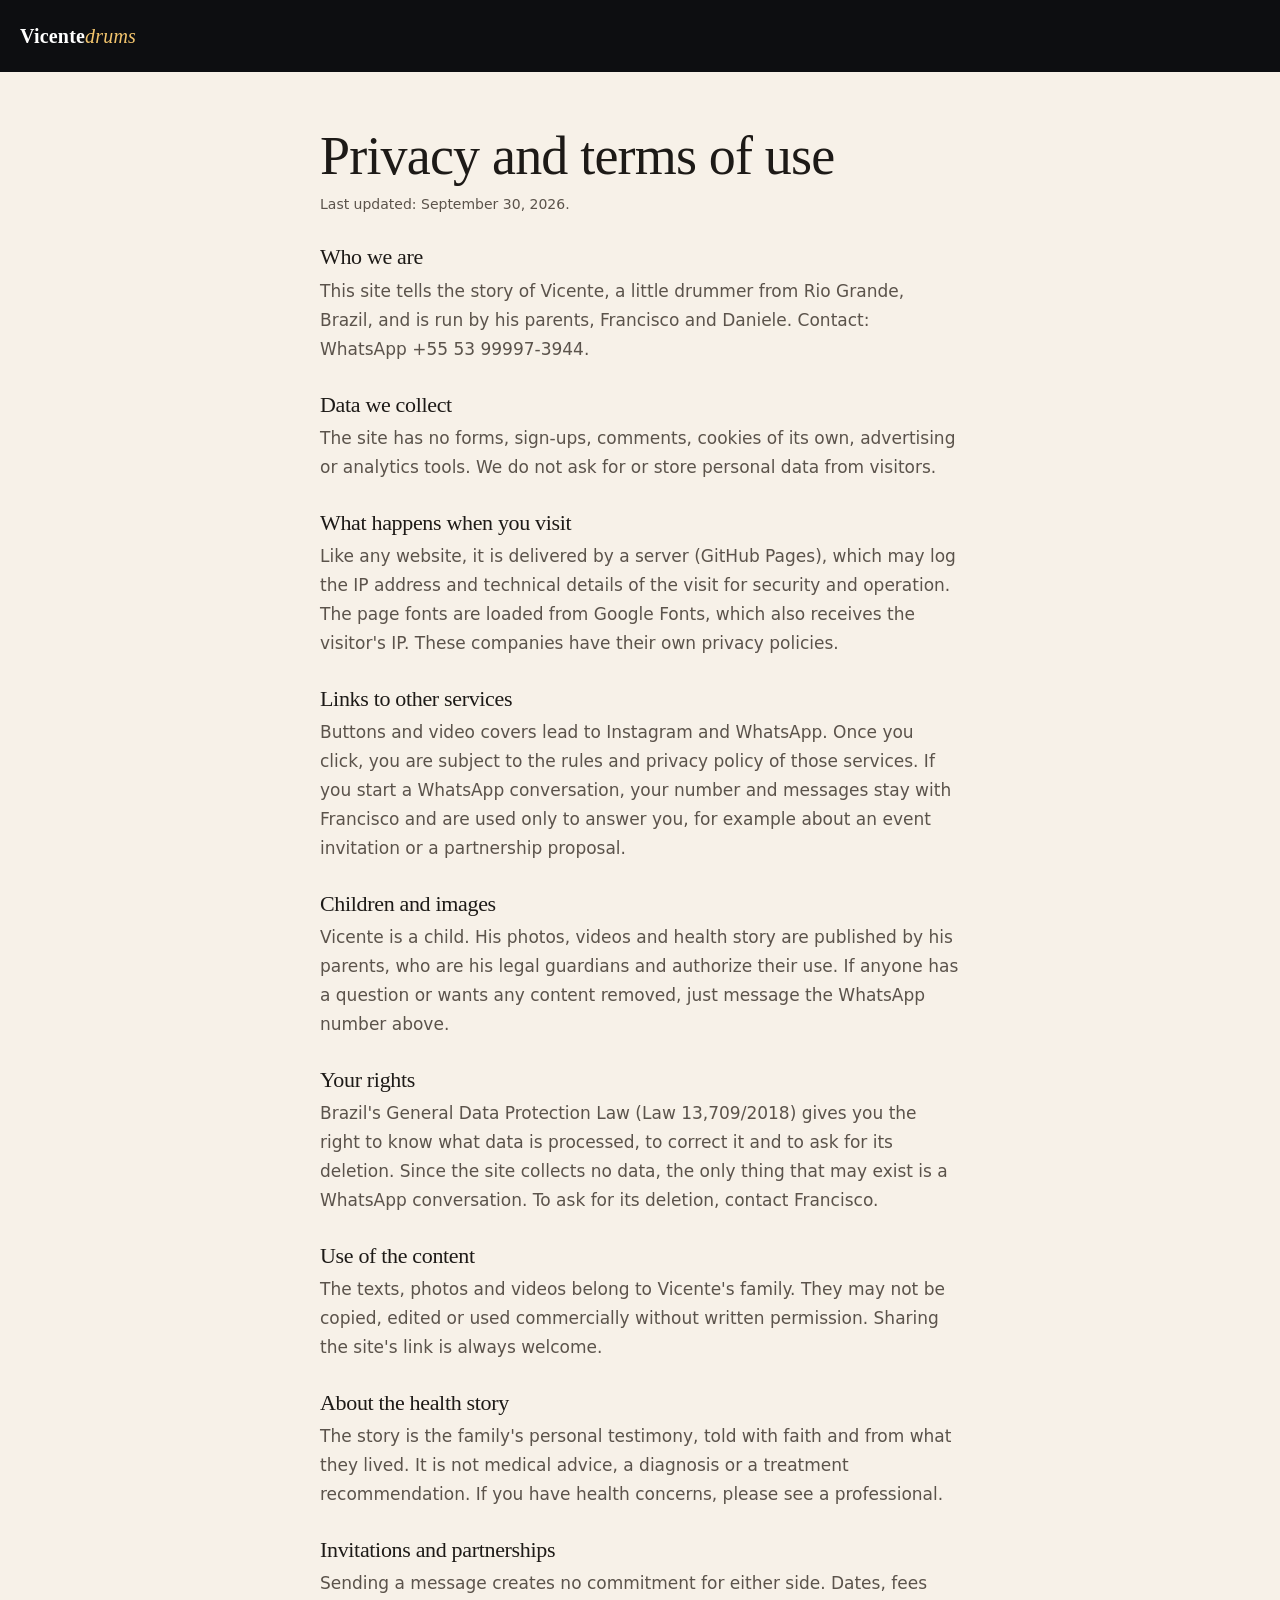
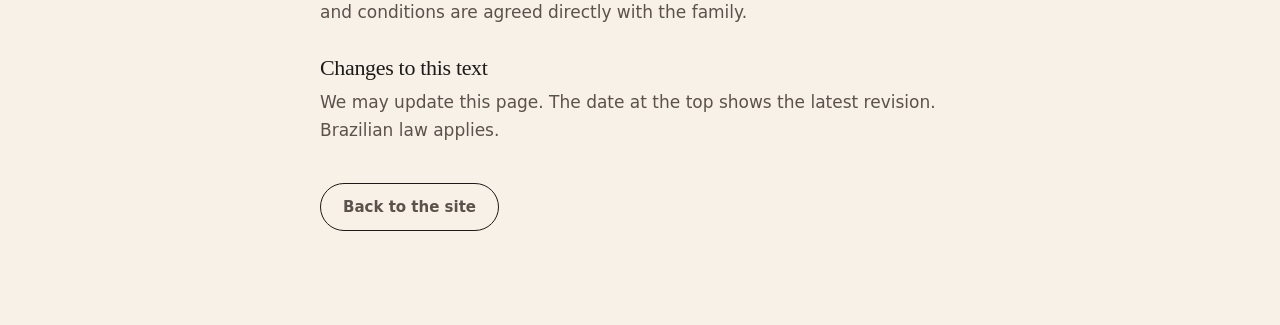
<file: en/privacy.html>
<!doctype html>
<html lang="en">
<head>
<meta charset="utf-8">
<meta name="viewport" content="width=device-width, initial-scale=1, viewport-fit=cover">
<title>Privacy and terms of use · Vicente Drums</title>
<meta name="description" content="Privacy and terms of use · Vicente Drums">
<link rel="canonical" href="https://vicentedrums.com.br/en/privacy.html">
<meta name="theme-color" content="#0d0e11">
<link rel="icon" href="../favicon.ico" sizes="any">
<link rel="apple-touch-icon" href="../apple-touch-icon.png">
<link rel="stylesheet" href="../style.css">
</head>
<body class="legal">
<header class="nav scrolled"><a class="marca" href="./">Vicente <em>drums</em></a></header>
<main class="cap"><div class="wrap estreito">
<h1>Privacy and terms of use</h1><p class="atual">Last updated: September 30, 2026.</p>
<h2>Who we are</h2><p>This site tells the story of Vicente, a little drummer from Rio Grande, Brazil, and is run by his parents, Francisco and Daniele. Contact: WhatsApp +55 53 99997-3944.</p><h2>Data we collect</h2><p>The site has no forms, sign-ups, comments, cookies of its own, advertising or analytics tools. We do not ask for or store personal data from visitors.</p><h2>What happens when you visit</h2><p>Like any website, it is delivered by a server (GitHub Pages), which may log the IP address and technical details of the visit for security and operation. The page fonts are loaded from Google Fonts, which also receives the visitor's IP. These companies have their own privacy policies.</p><h2>Links to other services</h2><p>Buttons and video covers lead to Instagram and WhatsApp. Once you click, you are subject to the rules and privacy policy of those services. If you start a WhatsApp conversation, your number and messages stay with Francisco and are used only to answer you, for example about an event invitation or a partnership proposal.</p><h2>Children and images</h2><p>Vicente is a child. His photos, videos and health story are published by his parents, who are his legal guardians and authorize their use. If anyone has a question or wants any content removed, just message the WhatsApp number above.</p><h2>Your rights</h2><p>Brazil's General Data Protection Law (Law 13,709/2018) gives you the right to know what data is processed, to correct it and to ask for its deletion. Since the site collects no data, the only thing that may exist is a WhatsApp conversation. To ask for its deletion, contact Francisco.</p><h2>Use of the content</h2><p>The texts, photos and videos belong to Vicente's family. They may not be copied, edited or used commercially without written permission. Sharing the site's link is always welcome.</p><h2>About the health story</h2><p>The story is the family's personal testimony, told with faith and from what they lived. It is not medical advice, a diagnosis or a treatment recommendation. If you have health concerns, please see a professional.</p><h2>Invitations and partnerships</h2><p>Sending a message creates no commitment for either side. Dates, fees and conditions are agreed directly with the family.</p><h2>Changes to this text</h2><p>We may update this page. The date at the top shows the latest revision. Brazilian law applies.</p>
<p><a class="btn-sec" href="./">Back to the site</a></p>
</div></main>
</body>
</html>
</file>
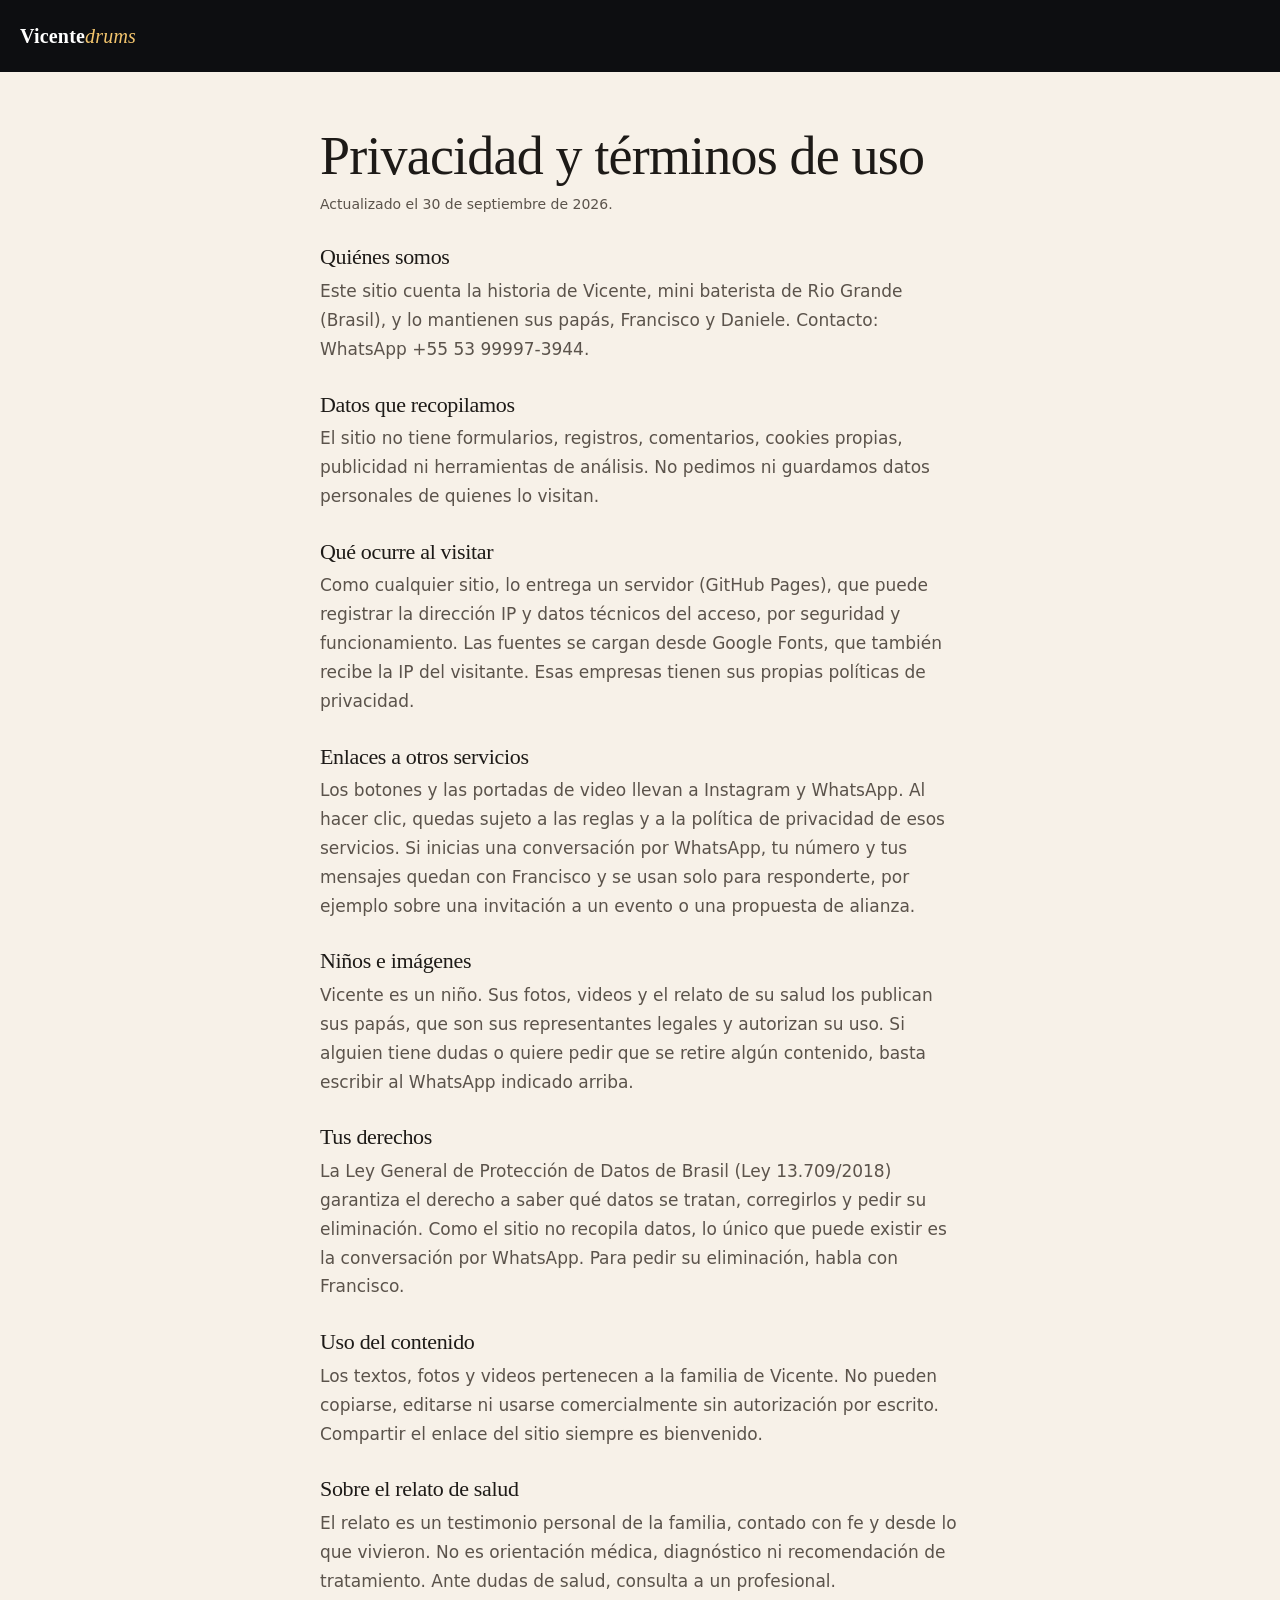
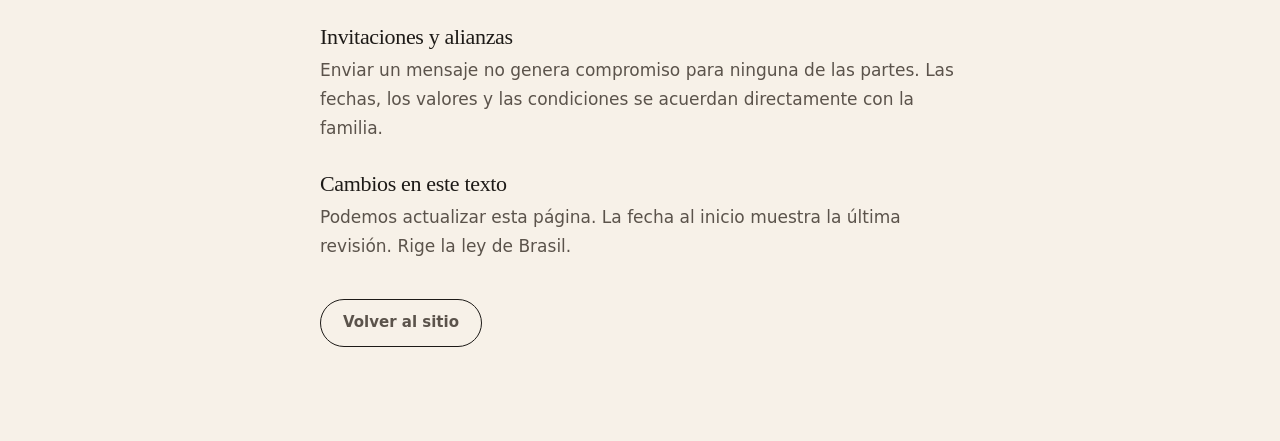
<file: es/privacidad.html>
<!doctype html>
<html lang="es">
<head>
<meta charset="utf-8">
<meta name="viewport" content="width=device-width, initial-scale=1, viewport-fit=cover">
<title>Privacidad y términos de uso · Vicente Drums</title>
<meta name="description" content="Privacidad y términos de uso · Vicente Drums">
<link rel="canonical" href="https://vicentedrums.com.br/es/privacidad.html">
<meta name="theme-color" content="#0d0e11">
<link rel="icon" href="../favicon.ico" sizes="any">
<link rel="apple-touch-icon" href="../apple-touch-icon.png">
<link rel="stylesheet" href="../style.css">
</head>
<body class="legal">
<header class="nav scrolled"><a class="marca" href="./">Vicente <em>drums</em></a></header>
<main class="cap"><div class="wrap estreito">
<h1>Privacidad y términos de uso</h1><p class="atual">Actualizado el 30 de septiembre de 2026.</p>
<h2>Quiénes somos</h2><p>Este sitio cuenta la historia de Vicente, mini baterista de Rio Grande (Brasil), y lo mantienen sus papás, Francisco y Daniele. Contacto: WhatsApp +55 53 99997-3944.</p><h2>Datos que recopilamos</h2><p>El sitio no tiene formularios, registros, comentarios, cookies propias, publicidad ni herramientas de análisis. No pedimos ni guardamos datos personales de quienes lo visitan.</p><h2>Qué ocurre al visitar</h2><p>Como cualquier sitio, lo entrega un servidor (GitHub Pages), que puede registrar la dirección IP y datos técnicos del acceso, por seguridad y funcionamiento. Las fuentes se cargan desde Google Fonts, que también recibe la IP del visitante. Esas empresas tienen sus propias políticas de privacidad.</p><h2>Enlaces a otros servicios</h2><p>Los botones y las portadas de video llevan a Instagram y WhatsApp. Al hacer clic, quedas sujeto a las reglas y a la política de privacidad de esos servicios. Si inicias una conversación por WhatsApp, tu número y tus mensajes quedan con Francisco y se usan solo para responderte, por ejemplo sobre una invitación a un evento o una propuesta de alianza.</p><h2>Niños e imágenes</h2><p>Vicente es un niño. Sus fotos, videos y el relato de su salud los publican sus papás, que son sus representantes legales y autorizan su uso. Si alguien tiene dudas o quiere pedir que se retire algún contenido, basta escribir al WhatsApp indicado arriba.</p><h2>Tus derechos</h2><p>La Ley General de Protección de Datos de Brasil (Ley 13.709/2018) garantiza el derecho a saber qué datos se tratan, corregirlos y pedir su eliminación. Como el sitio no recopila datos, lo único que puede existir es la conversación por WhatsApp. Para pedir su eliminación, habla con Francisco.</p><h2>Uso del contenido</h2><p>Los textos, fotos y videos pertenecen a la familia de Vicente. No pueden copiarse, editarse ni usarse comercialmente sin autorización por escrito. Compartir el enlace del sitio siempre es bienvenido.</p><h2>Sobre el relato de salud</h2><p>El relato es un testimonio personal de la familia, contado con fe y desde lo que vivieron. No es orientación médica, diagnóstico ni recomendación de tratamiento. Ante dudas de salud, consulta a un profesional.</p><h2>Invitaciones y alianzas</h2><p>Enviar un mensaje no genera compromiso para ninguna de las partes. Las fechas, los valores y las condiciones se acuerdan directamente con la familia.</p><h2>Cambios en este texto</h2><p>Podemos actualizar esta página. La fecha al inicio muestra la última revisión. Rige la ley de Brasil.</p>
<p><a class="btn-sec" href="./">Volver al sitio</a></p>
</div></main>
</body>
</html>
</file>
<file: style.css>
:root{
  --noite:#0d0e11; --noite2:#16181d; --creme:#f7f1e8; --papel:#fffaf3;
  --tinta:#1d1a17; --tinta2:#5b534b; --ouro:#d9a24a; --ouro2:#f2c46d;
  --ceu:#9cc3e4; --luz:#fff4df;
  --serif:"Fraunces",Georgia,"Times New Roman",serif;
  --sans:"Inter",system-ui,-apple-system,"Segoe UI",Roboto,sans-serif;
  --ease:cubic-bezier(.22,.8,.2,1);
}
*{box-sizing:border-box}
html{scroll-behavior:smooth}
html,body{overflow-x:hidden}
body{margin:0;font-family:var(--sans);font-size:17px;line-height:1.7;color:var(--tinta);background:var(--creme);-webkit-font-smoothing:antialiased}
img{max-width:100%;display:block}
a{color:inherit}
:focus-visible{outline:3px solid var(--ouro2);outline-offset:3px;border-radius:6px}
.wrap{width:min(1120px,100%);margin:0 auto;padding-inline:20px}
.estreito{max-width:680px}

/* barra de progresso */
.progresso{position:fixed;top:0;left:0;height:3px;width:100%;transform-origin:0 50%;transform:scaleX(0);background:linear-gradient(90deg,var(--ouro),var(--ouro2));z-index:60}

/* navegação */
.nav{position:fixed;top:0;left:0;right:0;z-index:50;padding:calc(env(safe-area-inset-top,0px) + 14px) 20px 14px;display:flex;justify-content:space-between;align-items:center;color:#fff;transition:background .3s,backdrop-filter .3s}
.nav.solida{background:rgba(13,14,17,.82);backdrop-filter:blur(12px);-webkit-backdrop-filter:blur(12px)}
.marca{display:inline-flex;align-items:center;min-height:44px;font-family:var(--serif);font-size:20px;font-weight:600;text-decoration:none;letter-spacing:.01em}
.marca em{color:var(--ouro2);font-style:italic;font-weight:400}
.btn-ig{display:inline-flex;align-items:center;gap:8px;min-height:44px;padding:0 18px;border-radius:999px;color:#fff;text-decoration:none;font-weight:600;font-size:15px;background:linear-gradient(45deg,#f09433,#e6683c 25%,#dc2743 50%,#cc2366 75%,#bc1888);box-shadow:0 6px 20px rgba(220,39,67,.3);transition:transform .2s var(--ease)}
.btn-ig:hover{transform:translateY(-2px)}
.btn-ig svg{width:18px;height:18px}

/* hero */
.hero{position:relative;min-height:100svh;display:flex;align-items:flex-end;color:#fff;background:var(--noite);overflow:hidden}
.hero-img{position:absolute;inset:0}
.hero-img img{width:100%;height:100%;object-fit:cover;object-position:50% 25%;filter:grayscale(1) contrast(1.05);opacity:.72}
.hero-img .fundo{display:none}
@media(min-width:768px){
  .hero-img .fundo{display:block;position:absolute;inset:0;object-fit:cover;filter:grayscale(1) blur(28px) brightness(.55);transform:scale(1.15);opacity:1}
  .hero-img .foto-hero{position:absolute;right:6%;top:0;width:auto;height:100%;max-width:58%;object-fit:contain;opacity:.9;-webkit-mask-image:linear-gradient(90deg,transparent,#000 22%,#000 85%,transparent);mask-image:linear-gradient(90deg,transparent,#000 22%,#000 85%,transparent)}
}
.hero::after{content:"";position:absolute;inset:0;background:linear-gradient(180deg,rgba(13,14,17,.25) 0%,rgba(13,14,17,.1) 35%,rgba(13,14,17,.92) 100%)}
.hero-txt{position:relative;z-index:2;padding-bottom:clamp(56px,11vh,120px)}
.sobre{font-size:13px;letter-spacing:.24em;text-transform:uppercase;color:var(--ouro2);font-weight:600;margin:0 0 14px}
.hero h1{font-family:var(--serif);font-weight:300;font-size:clamp(64px,15vw,168px);line-height:.9;margin:0;letter-spacing:-.02em}
.hero h1 span{display:block;font-style:italic;font-size:.34em;font-weight:300;color:var(--luz);letter-spacing:0;margin-top:14px}
.hero p.fala{font-family:var(--serif);font-style:italic;font-size:clamp(19px,2.4vw,24px);max-width:560px;margin:26px 0 0;color:#f3ece2}
.rolar{display:inline-flex;align-items:center;gap:10px;margin-top:34px;font-size:14px;color:#d9d2c7;text-decoration:none;min-height:44px}
.rolar i{width:22px;height:36px;border:2px solid #d9d2c7;border-radius:12px;position:relative}
.rolar i::after{content:"";position:absolute;left:50%;top:7px;width:4px;height:7px;margin-left:-2px;border-radius:2px;background:var(--ouro2);animation:desce 1.8s infinite}
@keyframes desce{0%{opacity:0;transform:translateY(-3px)}40%{opacity:1}100%{opacity:0;transform:translateY(10px)}}

/* capítulos */
.cap{padding-block:clamp(80px,13vw,150px)}
.num{font-family:var(--serif);font-style:italic;color:var(--ouro);font-size:18px;margin:0 0 8px}
.cap h2{font-family:var(--serif);font-weight:400;font-size:clamp(38px,6.4vw,72px);line-height:1.02;margin:0 0 26px;letter-spacing:-.015em}
.cap p{margin:0 0 18px;color:var(--tinta2)}
.cap p strong{color:var(--tinta);font-weight:600}
.citacao{font-family:var(--serif);font-style:italic;font-size:clamp(22px,3vw,30px);line-height:1.35;color:var(--tinta);border-left:3px solid var(--ouro);padding-left:22px;margin:30px 0}
.citacao small{display:block;font-family:var(--sans);font-style:normal;font-size:13px;letter-spacing:.08em;text-transform:uppercase;color:var(--tinta2);margin-top:12px}

.duo{display:grid;gap:28px;align-items:center}
@media(min-width:900px){.duo{grid-template-columns:1fr 1fr;gap:64px}.duo.inv>:first-child{order:2}}
.foto{border-radius:22px;overflow:hidden;background:#ddd;box-shadow:0 30px 60px -30px rgba(40,25,10,.45)}
.foto img{width:100%;height:100%;object-fit:cover}
.legenda{font-size:13px;color:var(--tinta2);margin-top:10px;font-style:italic}

.mosaico{display:grid;grid-template-columns:repeat(2,1fr);gap:12px}
.mosaico .foto{aspect-ratio:4/5}
.mosaico .alto{grid-row:span 2;aspect-ratio:auto}
.mosaico .foto:last-child:nth-child(odd){grid-column:span 2;aspect-ratio:16/10}
@media(min-width:900px){.mosaico{grid-template-columns:repeat(3,1fr);gap:18px}.mosaico .foto:last-child:nth-child(odd){grid-column:auto;aspect-ratio:4/5}}

/* capítulo escuro: UTI */
.escuro{background:var(--noite);color:#efe8de}
.escuro .cap p{color:#bdb4a8}
.escuro .cap p strong{color:#fff}
.escuro h2{color:#fff}
.escuro .citacao{color:#fff}
.escuro .citacao small{color:#9a9186}
.linha-tempo{list-style:none;padding:0;margin:40px 0;position:relative}
.linha-tempo::before{content:"";position:absolute;left:11px;top:6px;bottom:6px;width:2px;background:linear-gradient(var(--ouro),rgba(217,162,74,.1))}
.linha-tempo li{position:relative;padding:0 0 30px 44px}
.linha-tempo li::before{content:"";position:absolute;left:4px;top:7px;width:16px;height:16px;border-radius:50%;background:var(--noite);border:2px solid var(--ouro)}
.linha-tempo b{display:block;font-family:var(--serif);font-weight:500;font-size:22px;color:#fff;margin-bottom:4px}
.linha-tempo span{color:#bdb4a8}
.linha-tempo.clara{margin:28px 0}
.linha-tempo.clara li::before{background:var(--papel)}
.linha-tempo.clara b{color:var(--tinta)}
.linha-tempo.clara span{color:var(--tinta2)}

.medicos{text-align:center;padding-block:clamp(70px,12vw,140px)}
.medicos blockquote{margin:0 auto;max-width:900px;font-family:var(--serif);font-weight:300;font-size:clamp(30px,5.4vw,62px);line-height:1.12;color:#fff}
.medicos blockquote em{color:var(--ouro2)}
.medicos cite{display:block;margin-top:22px;font-style:normal;font-size:14px;letter-spacing:.14em;text-transform:uppercase;color:#9a9186}

/* respiração */
.respiro{display:grid;place-items:center;padding-block:30px 10px}
.pulmao{width:140px;height:140px;border-radius:50%;background:radial-gradient(circle,rgba(242,196,109,.9),rgba(217,162,74,.15) 60%,transparent 70%);animation:inspira 4.5s ease-in-out infinite}
@keyframes inspira{0%,100%{transform:scale(.72);opacity:.55}50%{transform:scale(1.08);opacity:1}}
.respiro p{margin-top:18px;font-size:13px;letter-spacing:.2em;text-transform:uppercase;color:#9a9186}

/* virada: da noite para a luz */
.virada{background:linear-gradient(180deg,var(--noite) 0%,#3a2e22 30%,#c99b5e 70%,var(--creme) 100%);color:#fff;text-align:center;padding-block:clamp(110px,16vw,190px)}
.virada h2{font-family:var(--serif);font-weight:300;font-size:clamp(34px,6vw,76px);line-height:1.05;margin:0 auto;max-width:980px}
.virada h2 strong{font-weight:600;font-style:italic;display:block;color:var(--luz)}

/* carrossel */
.carrossel{position:relative;margin-top:36px}
.trilho{display:flex;gap:14px;overflow-x:auto;scroll-snap-type:x mandatory;scrollbar-width:none;padding-bottom:4px;-webkit-overflow-scrolling:touch}
.trilho::-webkit-scrollbar{display:none}
.trilho figure{flex:0 0 78%;margin:0;scroll-snap-align:center;aspect-ratio:4/5;border-radius:20px;overflow:hidden;background:#ddd}
.trilho img{width:100%;height:100%;object-fit:cover}
@media(min-width:700px){.trilho figure{flex-basis:40%}}
@media(min-width:1100px){.trilho figure{flex-basis:30%}}
.setas{display:flex;gap:10px;justify-content:flex-end;margin-top:16px}
.setas button{width:48px;height:48px;border-radius:50%;border:1.5px solid rgba(29,26,23,.25);background:var(--papel);color:var(--tinta);cursor:pointer;display:grid;place-items:center;transition:transform .2s var(--ease),background .2s}
.setas button:hover{background:#fff;transform:scale(1.05)}
.setas svg{width:20px;height:20px}

/* marcas de seguidores */
.marcas{background:var(--noite2);color:#fff}
.marcas h2{color:#fff}
.marcas p{color:#bdb4a8!important}
.marcas p strong{color:#fff}
.contador{font-family:var(--serif);font-weight:300;font-size:clamp(72px,17vw,190px);line-height:1;color:var(--ouro2);margin:10px 0 6px;font-variant-numeric:tabular-nums}
.degraus{display:grid;grid-template-columns:repeat(2,1fr);gap:12px;margin-top:40px}
@media(min-width:800px){.degraus{grid-template-columns:repeat(4,1fr)}}
.degrau{border-radius:18px;overflow:hidden;position:relative;aspect-ratio:3/4;background:#222}
.degrau img{width:100%;height:100%;object-fit:cover}
.degrau b{position:absolute;left:12px;bottom:12px;background:rgba(13,14,17,.78);backdrop-filter:blur(6px);padding:6px 12px;border-radius:999px;font-size:14px;font-weight:600}
.noticia{margin-top:36px;padding:22px 24px;border:1px solid rgba(255,255,255,.12);border-radius:18px;background:rgba(255,255,255,.03)}
.noticia small{display:block;font-size:12px;letter-spacing:.16em;text-transform:uppercase;color:var(--ouro2);margin-bottom:6px}
.noticia p{margin:0;font-family:var(--serif);font-size:21px;color:#fff!important;line-height:1.35}

/* reels */
.reels{display:grid;grid-template-columns:repeat(2,1fr);gap:12px;margin-top:34px}
@media(min-width:800px){.reels{grid-template-columns:repeat(3,1fr);gap:18px}}
.reel{position:relative;aspect-ratio:9/16;border-radius:20px;overflow:hidden;display:block;text-decoration:none;color:#fff;background:#222;transition:transform .25s var(--ease)}
.reel:hover{transform:translateY(-4px)}
.reel img{width:100%;height:100%;object-fit:cover}
.reel::after{content:"";position:absolute;inset:0;background:linear-gradient(180deg,transparent 45%,rgba(0,0,0,.82))}
.play{position:absolute;top:50%;left:50%;width:58px;height:58px;margin:-29px 0 0 -29px;border-radius:50%;background:rgba(255,255,255,.22);backdrop-filter:blur(8px);display:grid;place-items:center;z-index:2;border:1.5px solid rgba(255,255,255,.6)}
.play svg{width:22px;height:22px;margin-left:3px}
.reel span{position:absolute;left:14px;right:14px;bottom:14px;z-index:2;font-size:14px;line-height:1.35;font-weight:500}

/* final */
.final{text-align:center;background:var(--papel)}
.final .foto{max-width:420px;margin:0 auto 40px;aspect-ratio:4/5}
.versiculo{font-family:var(--serif);font-weight:300;font-size:clamp(30px,5vw,56px);line-height:1.12;margin:0 auto 14px;max-width:820px}
.versiculo em{color:var(--ouro);font-style:italic}
.ref{font-size:13px;letter-spacing:.2em;text-transform:uppercase;color:var(--tinta2);margin-bottom:40px}
.acoes{display:flex;flex-wrap:wrap;gap:12px;justify-content:center}
.btn-sec{display:inline-flex;align-items:center;min-height:48px;padding:0 22px;border-radius:999px;border:1.5px solid var(--tinta);text-decoration:none;font-weight:600;font-size:15px}
.final .btn-ig{min-height:52px;padding:0 26px;font-size:16px}

footer{background:var(--noite);color:#8b8378;text-align:center;font-size:13px;padding:34px 20px calc(34px + env(safe-area-inset-bottom,0px))}
footer a{color:#cfc6ba}

/* revelar */
.rv{opacity:0;transform:translateY(28px);transition:opacity .9s var(--ease),transform .9s var(--ease)}
.rv.on{opacity:1;transform:none}
.rv.d1{transition-delay:.12s}.rv.d2{transition-delay:.24s}.rv.d3{transition-delay:.36s}
@media (prefers-reduced-motion:reduce){
  *,*::before,*::after{animation:none!important;transition:none!important}
  .rv{opacity:1;transform:none}
  html{scroll-behavior:auto}
}

/* idioma */
.nav-dir{display:flex;align-items:center;gap:10px}
.idiomas{display:flex;border:1px solid rgba(255,255,255,.25);border-radius:999px;padding:3px}
.idiomas a{min-width:42px;min-height:42px;display:grid;place-items:center;font-size:13px;font-weight:600;text-decoration:none;border-radius:999px;color:#e8e1d6;letter-spacing:.04em}
.idiomas a[aria-current]{background:var(--ouro2);color:var(--noite)}
@media(max-width:420px){.nav .btn-ig .txt{display:none}.nav .btn-ig{padding:0 13px}}

/* video testemunho */
.video-box{position:relative;border-radius:22px;overflow:hidden;background:#000;aspect-ratio:9/16;max-height:82vh;margin-inline:auto;box-shadow:0 30px 70px -30px rgba(0,0,0,.8)}
.video-box video{width:100%;height:100%;object-fit:cover;display:block}
.video-play{position:absolute;inset:0;display:grid;place-items:center;border:0;background:linear-gradient(180deg,rgba(0,0,0,0) 40%,rgba(0,0,0,.7));cursor:pointer;color:#fff;font:inherit}
.video-play .circ{width:84px;height:84px;border-radius:50%;background:rgba(255,255,255,.2);backdrop-filter:blur(10px);-webkit-backdrop-filter:blur(10px);border:2px solid rgba(255,255,255,.75);display:grid;place-items:center;transition:transform .25s var(--ease)}
.video-play:hover .circ{transform:scale(1.07)}
.video-play svg{width:30px;height:30px;margin-left:4px}
.video-play .rot{position:absolute;left:18px;right:18px;bottom:18px;font-size:14px;font-weight:600;text-align:left}
.video-box.tocando .video-play{display:none}

/* contato */
.contato{background:linear-gradient(160deg,#1b1610,#0d0e11 60%);color:#fff;text-align:center}
.contato h2{color:#fff;max-width:760px;margin-inline:auto}
.contato p{color:#cfc6ba!important;max-width:620px;margin-inline:auto}
.contato .num{color:var(--ouro2)}
.btn-wa{display:inline-flex;align-items:center;gap:10px;min-height:56px;padding:0 28px;border-radius:999px;background:#1fae52;color:#fff;text-decoration:none;font-weight:700;font-size:17px;box-shadow:0 12px 30px -10px rgba(31,174,82,.6);transition:transform .2s var(--ease),background .2s;margin-top:14px}
.btn-wa:hover{transform:translateY(-2px);background:#179447}
.btn-wa svg{width:22px;height:22px}
.tipos{display:flex;flex-wrap:wrap;gap:10px;justify-content:center;margin:26px 0 8px;padding:0;list-style:none}
.tipos li{border:1px solid rgba(242,196,109,.4);color:#f3e6cf;border-radius:999px;padding:8px 16px;font-size:14px}
.contato .quem{margin-top:18px;font-size:14px;color:#9a9186!important}

/* player de audio */
.som{position:fixed;right:16px;bottom:calc(16px + env(safe-area-inset-bottom,0px));z-index:55;display:flex;align-items:center;gap:12px;min-height:56px;padding:8px 18px 8px 8px;border-radius:999px;border:1px solid rgba(242,196,109,.45);background:rgba(13,14,17,.88);backdrop-filter:blur(12px);-webkit-backdrop-filter:blur(12px);color:#fff;cursor:pointer;font:inherit;text-align:left;box-shadow:0 14px 34px -12px rgba(0,0,0,.6);transition:transform .2s var(--ease)}
.som:hover{transform:translateY(-2px)}
.som .ico{width:40px;height:40px;border-radius:50%;background:var(--ouro2);color:var(--noite);display:grid;place-items:center;flex:none}
.som .i-play{width:18px;height:18px;margin-left:2px}
.som .barras{display:none;gap:3px;align-items:flex-end;height:16px}
.som .barras i{width:3px;height:100%;background:var(--noite);border-radius:2px;transform-origin:bottom;animation:barra 1s ease-in-out infinite}
.som .barras i:nth-child(2){animation-delay:.2s}.som .barras i:nth-child(3){animation-delay:.4s}.som .barras i:nth-child(4){animation-delay:.1s}
@keyframes barra{0%,100%{transform:scaleY(.3)}50%{transform:scaleY(1)}}
.som[aria-pressed="true"] .i-play{display:none}
.som[aria-pressed="true"] .barras{display:flex}
.som .txt b{display:block;font-size:14px;font-weight:600;line-height:1.2}
.som .txt small{display:block;font-size:12px;color:#bdb4a8;line-height:1.3}
@media(max-width:420px){.som{right:12px;left:12px;justify-content:flex-start}}
footer{padding-bottom:calc(100px + env(safe-area-inset-bottom,0px))}

/* parcerias: cartoes que deslizam no celular e viram grade no desktop */
.parc{background:var(--creme)}
.parc .cards{display:flex;gap:16px;overflow-x:auto;scroll-snap-type:x mandatory;scroll-padding-inline:20px;-webkit-overflow-scrolling:touch;margin:34px -20px 8px;padding:6px 20px 22px;scrollbar-width:none}
.parc .cards::-webkit-scrollbar{display:none}
.parc .card{flex:0 0 78%;scroll-snap-align:start;background:var(--papel);border:1px solid rgba(29,26,23,.1);border-top:3px solid var(--ouro);border-radius:16px;padding:26px 24px}
.parc .card h3{font-family:var(--serif);font-weight:500;font-size:23px;line-height:1.2;margin:0 0 10px;color:var(--tinta)}
.parc .card p{margin:0;font-size:16px;color:var(--tinta2)}
.parc .quem-parc{margin:18px 0 0;font-size:14px;color:var(--tinta2)}
@media(min-width:640px){.parc .card{flex-basis:44%}}
@media(min-width:960px){.parc .cards{display:grid;grid-template-columns:repeat(4,1fr);overflow:visible;margin:38px 0 10px;padding:6px 0 0}.parc .card{flex:none}}

/* paginas de texto (privacidade, termos, 404) */
body.legal{background:var(--creme)}
.legal .nav{position:static;background:var(--noite)}
.legal main{padding-block:56px 80px}
.legal h1{font-family:var(--serif);font-weight:400;font-size:clamp(34px,6vw,54px);line-height:1.05;margin:0 0 8px;letter-spacing:-.015em}
.legal .atual{font-size:14px;color:var(--tinta2);margin:0 0 30px}
.legal h2{font-family:var(--serif);font-weight:500;font-size:22px;margin:30px 0 8px;color:var(--tinta)}
.legal p{margin:0 0 14px;color:var(--tinta2)}
.legal .btn-sec{margin-top:24px}
footer a{color:inherit}
</file>
